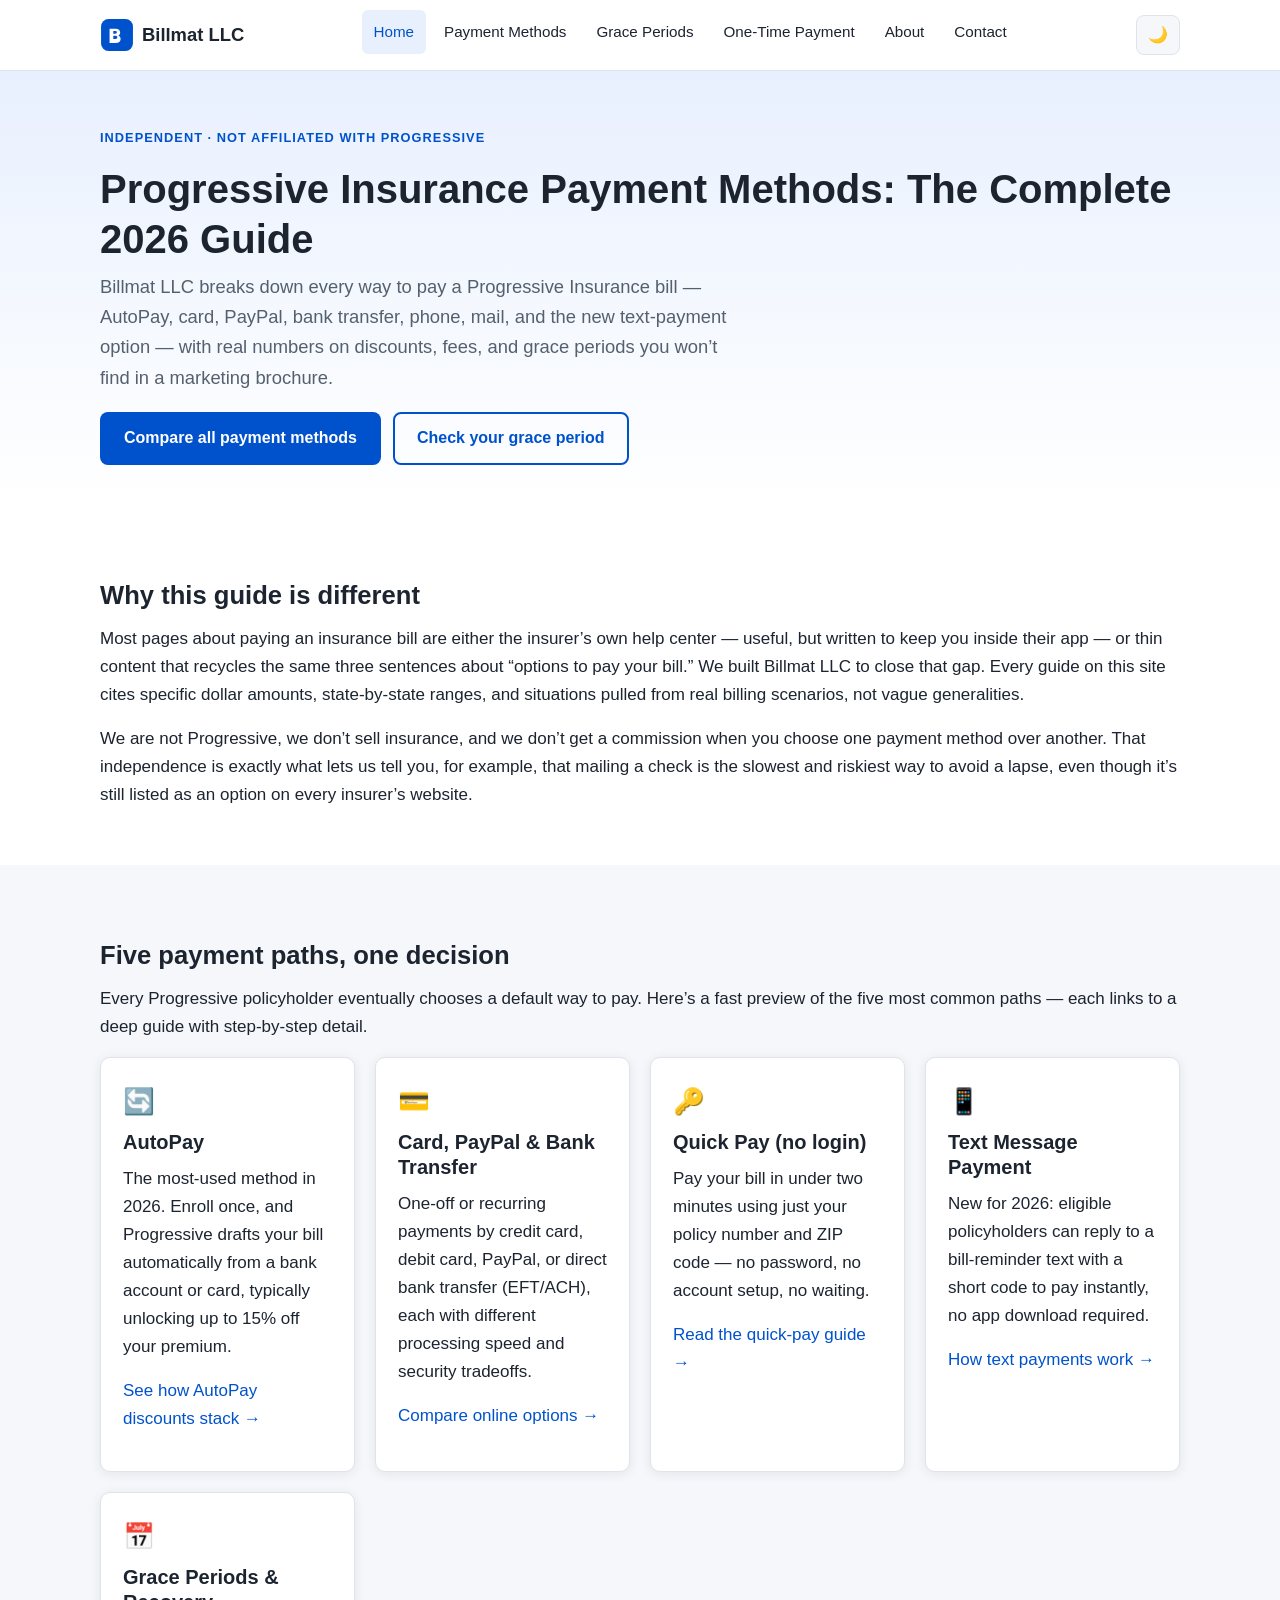
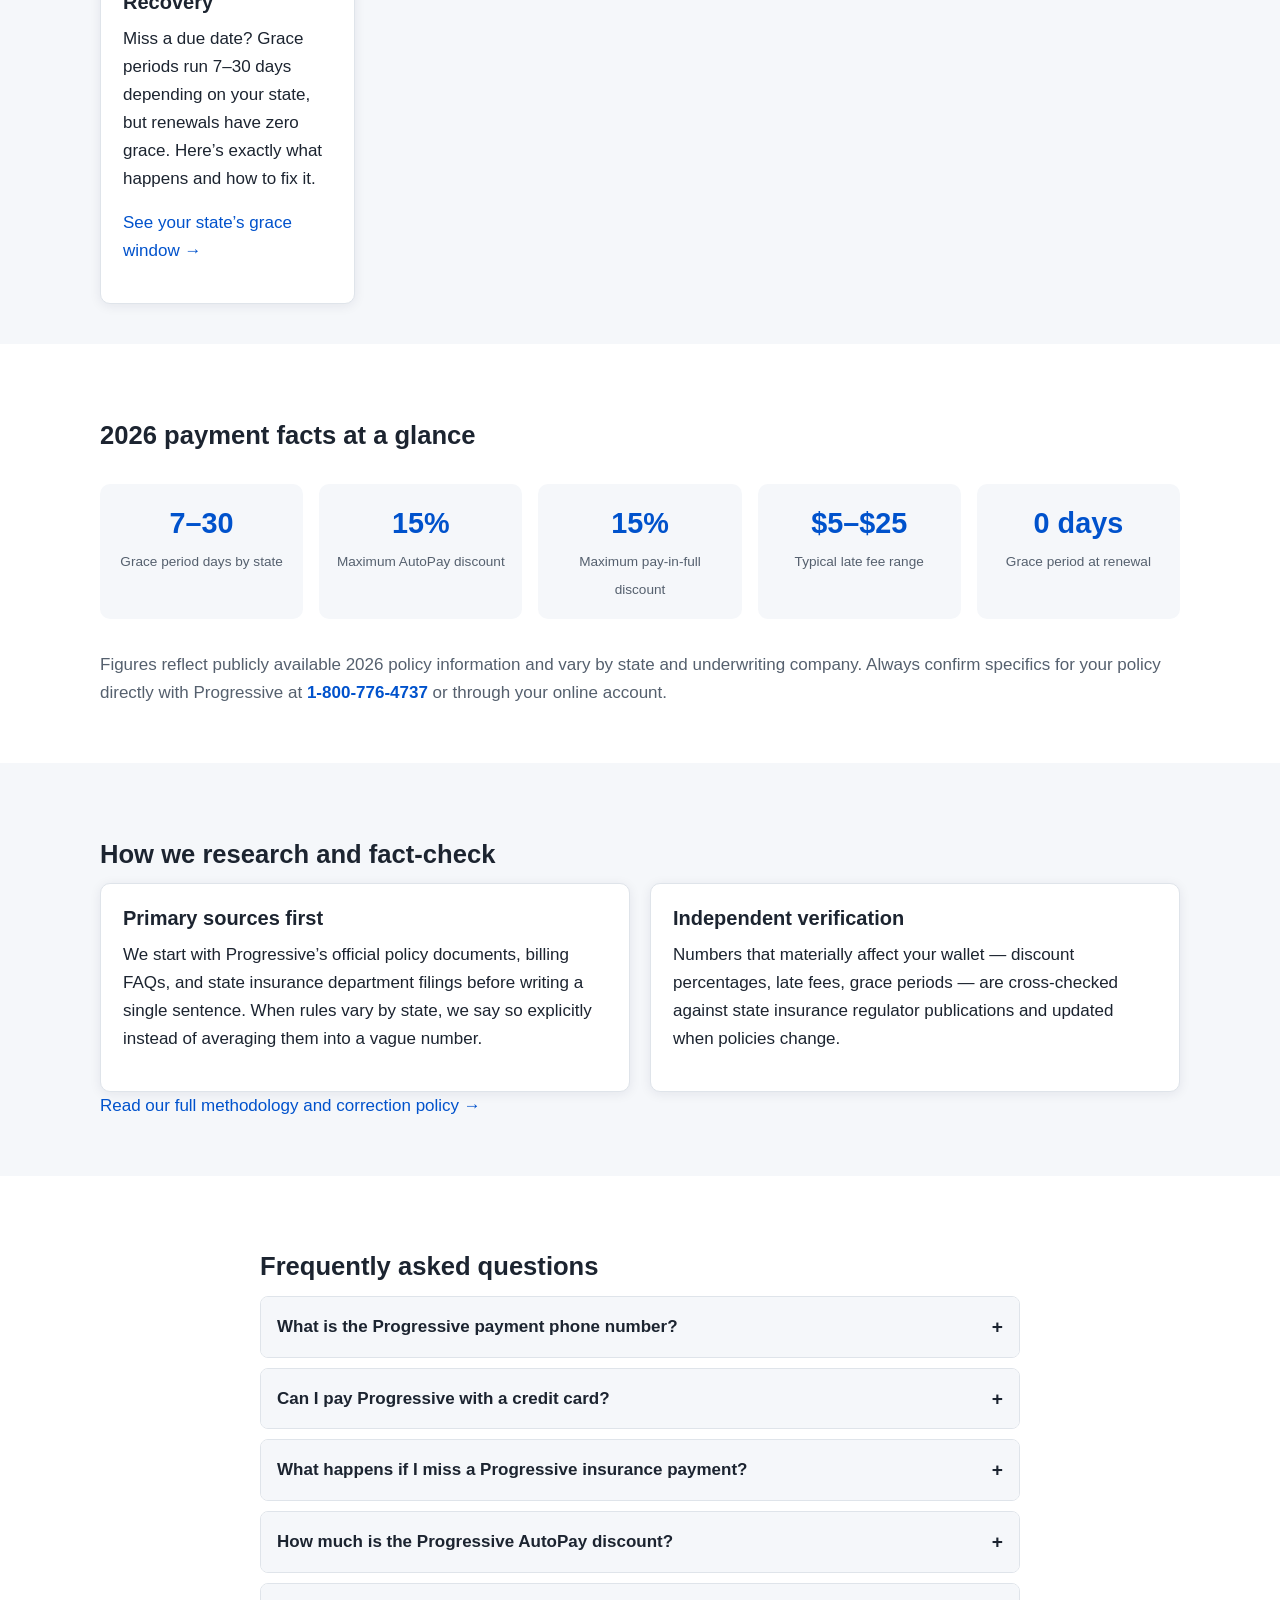
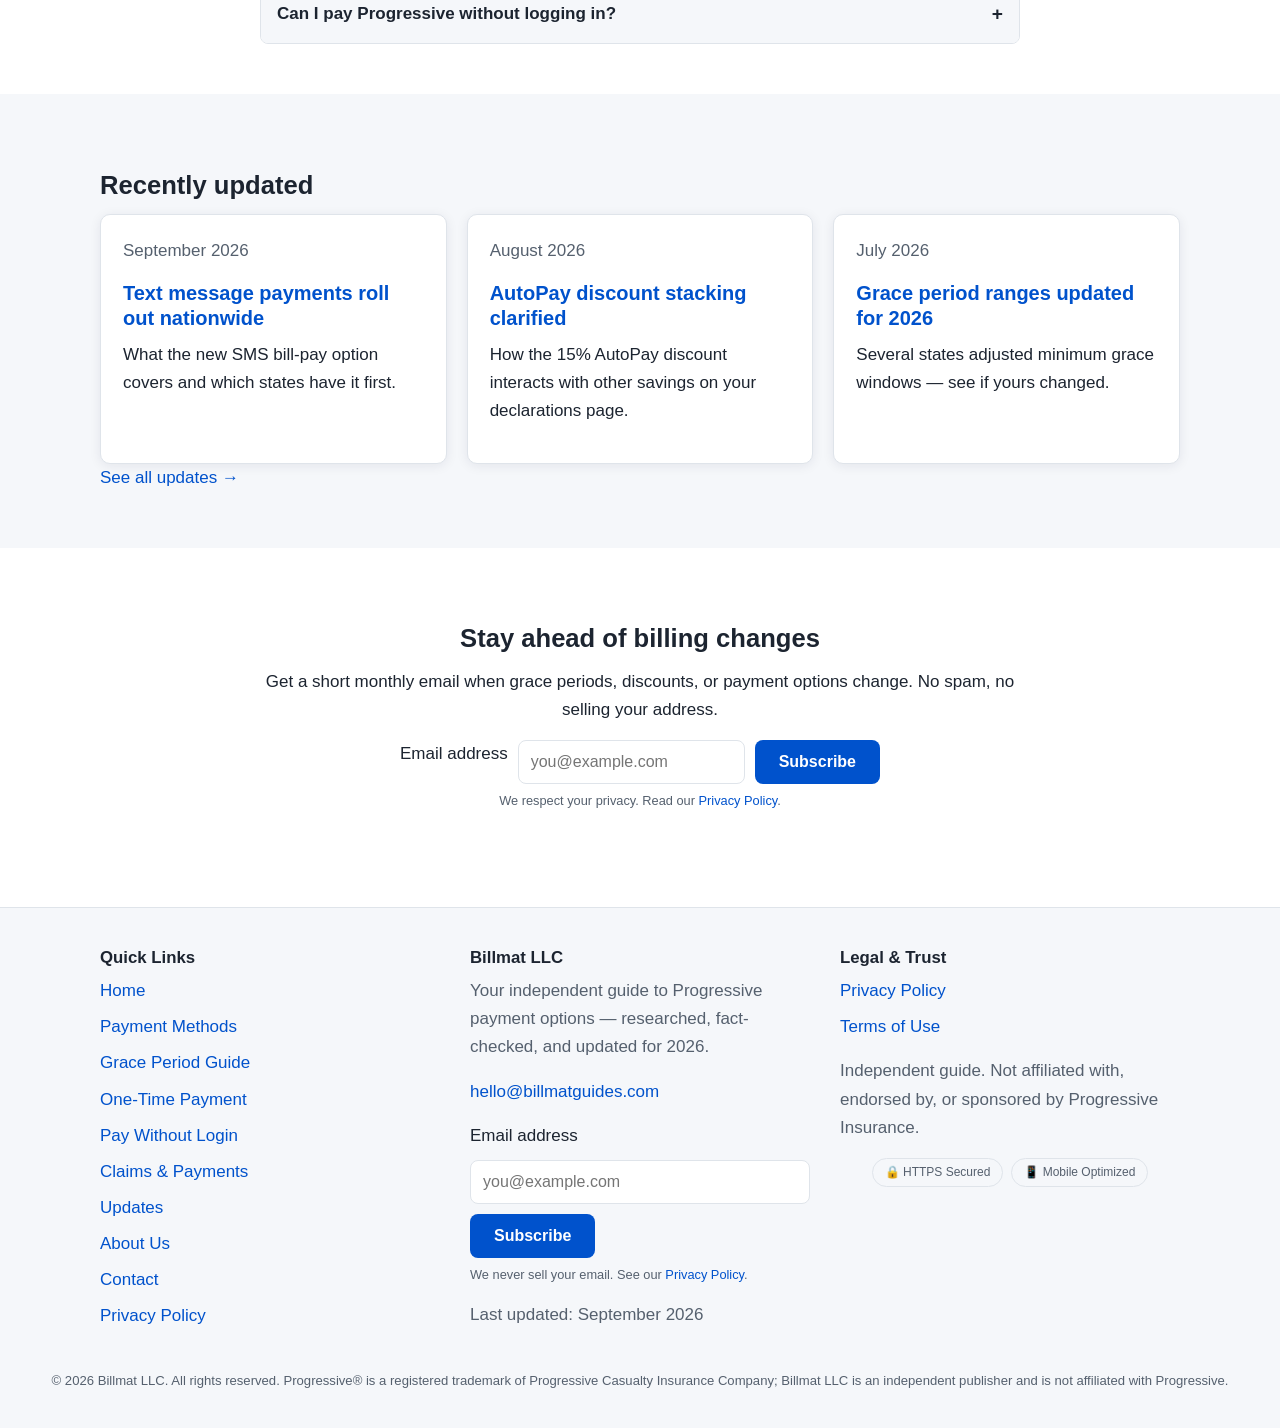
<file: index.html>
<!doctype html>
<html lang="en">
<head>
  <meta charset="utf-8">
  <meta name="viewport" content="width=device-width, initial-scale=1">
  <title>Progressive Insurance Payment Methods: Complete 2026 Guide | Billmat LLC</title>
  <meta name="description" content="Independent, fact-checked guide to every way to pay Progressive Insurance: AutoPay, card, PayPal, bank transfer, phone, mail, and text payments.">
  <link rel="canonical" href="https://progressiveguide.github.io/progressivequickpay/">
  <link rel="icon" href="favicon.svg" type="image/svg+xml">
  <meta property="og:title" content="Progressive Insurance Payment Methods: Complete 2026 Guide | Billmat LLC">
  <meta property="og:description" content="Independent, fact-checked guide to every way to pay Progressive Insurance: AutoPay, card, PayPal, bank transfer, phone, mail, and text payments.">
  <meta property="og:type" content="website">
  <meta name="google-site-verification" content="9GxiXXgl8IHGsXKsqHJNRbUhGwKiGKTV47cFQ_Mvlko" />
  <meta property="og:url" content="https://progressiveguide.github.io/progressivequickpay/">
  <meta name="twitter:card" content="summary">
  <link rel="stylesheet" href="css/style.css">
  <script type="application/ld+json">
{
  "@context": "https://schema.org",
  "@type": "Organization",
  "name": "Billmat LLC",
  "url": "https://progressiveguide.github.io/progressivequickpay/",
  "logo": "https://progressiveguide.github.io/progressivequickpay/images/logo.svg",
  "description": "Billmat LLC publishes independent, fact-checked guides to Progressive Insurance payment methods, grace periods, and billing policy.",
  "sameAs": []
}
</script>
<script type="application/ld+json">
{
  "@context": "https://schema.org",
  "@type": "WebSite",
  "name": "Billmat LLC Progressive Payment Guides",
  "url": "https://progressiveguide.github.io/progressivequickpay/"
}
</script>
</head>
<body><a class="skip-link" href="#main">Skip to main content</a>
  <header class="site-header">
    <div class="nav-wrap">
      <a class="brand" href="index.html">
        <img class="logo-mark" src="images/logo.svg" alt="Billmat LLC logo" width="34" height="34">
        Billmat LLC
      </a>
      <input type="checkbox" id="nav-toggle">
      <label for="nav-toggle" class="nav-toggle-label" aria-label="Toggle navigation"><span></span></label>
      <nav class="primary-nav" aria-label="Primary">
        <ul>
            <li><a href="index.html" aria-current="page">Home</a></li>
            <li><a href="payment-methods.html">Payment Methods</a></li>
            <li><a href="grace-periods.html">Grace Periods</a></li>
            <li><a href="one-time-payment.html">One-Time Payment</a></li>
            <li><a href="about-us.html">About</a></li>
            <li><a href="contact-us.html">Contact</a></li>
        </ul>
      </nav>
      <div class="nav-actions">
        <button id="theme-toggle" class="theme-toggle" aria-pressed="false" aria-label="Toggle dark mode">🌙</button>
      </div>
    </div>
  </header>
  <main id="main">
    <section class="hero">
      <div class="container">
        <p class="eyebrow">Independent &middot; Not affiliated with Progressive</p>
        <h1>Progressive Insurance Payment Methods: The Complete 2026 Guide</h1>
        <p class="lede">Billmat LLC breaks down every way to pay a Progressive Insurance bill &mdash; AutoPay, card, PayPal, bank transfer, phone, mail, and the new text-payment option &mdash; with real numbers on discounts, fees, and grace periods you won&rsquo;t find in a marketing brochure.</p>
        <div class="hero-ctas">
          <a class="btn btn-primary" href="payment-methods.html">Compare all payment methods</a>
          <a class="btn btn-outline" href="grace-periods.html">Check your grace period</a>
        </div>
      </div>
    </section>

    <section>
      <div class="container">
        <h2>Why this guide is different</h2>
        <p>Most pages about paying an insurance bill are either the insurer&rsquo;s own help center &mdash; useful, but written to keep you inside their app &mdash; or thin content that recycles the same three sentences about &ldquo;options to pay your bill.&rdquo; We built Billmat LLC to close that gap. Every guide on this site cites specific dollar amounts, state-by-state ranges, and situations pulled from real billing scenarios, not vague generalities.</p>
        <p>We are not Progressive, we don&rsquo;t sell insurance, and we don&rsquo;t get a commission when you choose one payment method over another. That independence is exactly what lets us tell you, for example, that mailing a check is the slowest and riskiest way to avoid a lapse, even though it&rsquo;s still listed as an option on every insurer&rsquo;s website.</p>
      </div>
    </section>

    <section class="alt">
      <div class="container">
        <h2>Five payment paths, one decision</h2>
        <p>Every Progressive policyholder eventually chooses a default way to pay. Here&rsquo;s a fast preview of the five most common paths &mdash; each links to a deep guide with step-by-step detail.</p>
        <div class="grid grid-3">
          <div class="card">
            <div class="icon">🔄</div>
            <h3>AutoPay</h3>
            <p>The most-used method in 2026. Enroll once, and Progressive drafts your bill automatically from a bank account or card, typically unlocking up to 15% off your premium.</p>
            <p><a href="payment-methods.html#autopay">See how AutoPay discounts stack &rarr;</a></p>
          </div>
          <div class="card">
            <div class="icon">💳</div>
            <h3>Card, PayPal &amp; Bank Transfer</h3>
            <p>One-off or recurring payments by credit card, debit card, PayPal, or direct bank transfer (EFT/ACH), each with different processing speed and security tradeoffs.</p>
            <p><a href="payment-methods.html#online">Compare online options &rarr;</a></p>
          </div>
          <div class="card">
            <div class="icon">🔑</div>
            <h3>Quick Pay (no login)</h3>
            <p>Pay your bill in under two minutes using just your policy number and ZIP code &mdash; no password, no account setup, no waiting.</p>
            <p><a href="pay-without-login.html">Read the quick-pay guide &rarr;</a></p>
          </div>
          <div class="card">
            <div class="icon">📱</div>
            <h3>Text Message Payment</h3>
            <p>New for 2026: eligible policyholders can reply to a bill-reminder text with a short code to pay instantly, no app download required.</p>
            <p><a href="payment-methods.html#text-payment">How text payments work &rarr;</a></p>
          </div>
          <div class="card">
            <div class="icon">📅</div>
            <h3>Grace Periods &amp; Recovery</h3>
            <p>Miss a due date? Grace periods run 7&ndash;30 days depending on your state, but renewals have zero grace. Here&rsquo;s exactly what happens and how to fix it.</p>
            <p><a href="grace-periods.html">See your state&rsquo;s grace window &rarr;</a></p>
          </div>
        </div>
      </div>
    </section>

    <section>
      <div class="container">
        <h2>2026 payment facts at a glance</h2>
        <div class="stats-strip">
          <div class="stat"><span class="num">7&ndash;30</span><span class="label">Grace period days by state</span></div>
          <div class="stat"><span class="num">15%</span><span class="label">Maximum AutoPay discount</span></div>
          <div class="stat"><span class="num">15%</span><span class="label">Maximum pay-in-full discount</span></div>
          <div class="stat"><span class="num">$5&ndash;$25</span><span class="label">Typical late fee range</span></div>
          <div class="stat"><span class="num">0 days</span><span class="label">Grace period at renewal</span></div>
        </div>
        <p class="text-muted">Figures reflect publicly available 2026 policy information and vary by state and underwriting company. Always confirm specifics for your policy directly with Progressive at <span class="phone-cta">1-800-776-4737</span> or through your online account.</p>
      </div>
    </section>

    <section class="alt">
      <div class="container">
        <h2>How we research and fact-check</h2>
        <div class="grid grid-2">
          <div class="card">
            <h3>Primary sources first</h3>
            <p>We start with Progressive&rsquo;s official policy documents, billing FAQs, and state insurance department filings before writing a single sentence. When rules vary by state, we say so explicitly instead of averaging them into a vague number.</p>
          </div>
          <div class="card">
            <h3>Independent verification</h3>
            <p>Numbers that materially affect your wallet &mdash; discount percentages, late fees, grace periods &mdash; are cross-checked against state insurance regulator publications and updated when policies change.</p>
          </div>
        </div>
        <p><a href="about-us.html">Read our full methodology and correction policy &rarr;</a></p>
      </div>
    </section>

    <section>
      <div class="container prose">
        <h2>Frequently asked questions</h2>
        <div class="faq-accordion">
          <details class="accordion-item">
            <summary>What is the Progressive payment phone number?</summary>
            <div class="accordion-body"><p>You can pay by phone using Progressive&rsquo;s automated system or a live agent at <span class="phone-cta">1-888-620-0950</span>, available 24/7 for automated payments. Have your policy number and payment method ready.</p></div>
          </details>
          <details class="accordion-item">
            <summary>Can I pay Progressive with a credit card?</summary>
            <div class="accordion-body"><p>Yes. Progressive accepts credit card, debit card, PayPal, and direct bank transfer online, through the mobile app, or by phone. See our <a href="payment-methods.html">full payment methods guide</a> for processing times and any fees.</p></div>
          </details>
          <details class="accordion-item">
            <summary>What happens if I miss a Progressive insurance payment?</summary>
            <div class="accordion-body"><p>You enter a grace period that ranges from 7 to 30 days depending on your state. If you pay before it ends, your coverage continues uninterrupted. If not, your policy can be cancelled and you may owe a reinstatement fee. Full detail is in our <a href="grace-periods.html">grace period guide</a>.</p></div>
          </details>
          <details class="accordion-item">
            <summary>How much is the Progressive AutoPay discount?</summary>
            <div class="accordion-body"><p>AutoPay can save up to 15% depending on your state and policy, and it can stack with other administrative discounts. See the <a href="payment-methods.html#autopay">AutoPay section</a> of our payment methods guide for a full breakdown.</p></div>
          </details>
          <details class="accordion-item">
            <summary>Can I pay Progressive without logging in?</summary>
            <div class="accordion-body"><p>Yes &mdash; Progressive&rsquo;s Quick Pay tool lets you pay with just your policy number and ZIP code. We cover the exact steps, security considerations, and when to use it instead of your full account in our <a href="pay-without-login.html">quick pay guide</a>.</p></div>
          </details>
        </div>
      </div>
    </section>

    <section class="alt">
      <div class="container">
        <h2>Recently updated</h2>
        <div class="grid grid-3">
          <div class="card">
            <p class="text-muted">September 2026</p>
            <h3><a href="updates.html#text-payments">Text message payments roll out nationwide</a></h3>
            <p>What the new SMS bill-pay option covers and which states have it first.</p>
          </div>
          <div class="card">
            <p class="text-muted">August 2026</p>
            <h3><a href="updates.html#autopay-stacking">AutoPay discount stacking clarified</a></h3>
            <p>How the 15% AutoPay discount interacts with other savings on your declarations page.</p>
          </div>
          <div class="card">
            <p class="text-muted">July 2026</p>
            <h3><a href="updates.html#grace-period-2026">Grace period ranges updated for 2026</a></h3>
            <p>Several states adjusted minimum grace windows &mdash; see if yours changed.</p>
          </div>
        </div>
        <p><a href="updates.html">See all updates &rarr;</a></p>
      </div>
    </section>

    <section>
      <div class="container prose center">
        <h2>Stay ahead of billing changes</h2>
        <p>Get a short monthly email when grace periods, discounts, or payment options change. No spam, no selling your address.</p>
        <form class="newsletter-form center" data-noop-form style="margin: 0 auto; justify-content:center;" aria-label="Newsletter signup">
          <label class="visually-hidden" for="main-email">Email address</label>
          <input type="email" id="main-email" name="email" placeholder="you@example.com" required>
          <button type="submit" class="btn btn-primary">Subscribe</button>
        </form>
        <p class="form-success" role="status">Thanks &mdash; check your inbox to confirm your subscription.</p>
        <p class="form-note">We respect your privacy. Read our <a href="privacy-policy.html">Privacy Policy</a>.</p>
      </div>
    </section>
  </main>
  <footer class="site-footer">
    <div class="footer-grid">
      <div>
        <h4>Quick Links</h4>
        <ul>
          <li><a href="index.html">Home</a></li>
          <li><a href="payment-methods.html">Payment Methods</a></li>
          <li><a href="grace-periods.html">Grace Period Guide</a></li>
          <li><a href="one-time-payment.html">One-Time Payment</a></li>
          <li><a href="pay-without-login.html">Pay Without Login</a></li>
          <li><a href="claims-and-payments.html">Claims &amp; Payments</a></li>
          <li><a href="updates.html">Updates</a></li>
          <li><a href="about-us.html">About Us</a></li>
          <li><a href="contact-us.html">Contact</a></li>
          <li><a href="privacy-policy.html">Privacy Policy</a></li>
        </ul>
      </div>
      <div>
        <h4>Billmat LLC</h4>
        <p class="text-muted">Your independent guide to Progressive payment options — researched, fact-checked, and updated for 2026.</p>
        <p><a href="mailto:hello@billmatguides.com">hello@billmatguides.com</a></p>
        <form class="newsletter-form" data-noop-form aria-label="Newsletter signup">
          <label class="visually-hidden" for="footer-email">Email address</label>
          <input type="email" id="footer-email" name="email" placeholder="you@example.com" required>
          <button type="submit" class="btn btn-primary">Subscribe</button>
          <p class="form-success" role="status">Thanks — check your inbox to confirm your subscription.</p>
        </form>
        <p class="form-note">We never sell your email. See our <a href="privacy-policy.html">Privacy Policy</a>.</p>
        <p class="text-muted" style="margin-top:10px;">Last updated: September 2026</p>
      </div>
      <div>
        <h4>Legal &amp; Trust</h4>
        <ul>
          <li><a href="privacy-policy.html">Privacy Policy</a></li>
          <li><a href="privacy-policy.html#terms">Terms of Use</a></li>
        </ul>
        <p class="text-muted">Independent guide. Not affiliated with, endorsed by, or sponsored by Progressive Insurance.</p>
        <div class="badges">
          <span class="badge-pill">🔒 HTTPS Secured</span>
          <span class="badge-pill">📱 Mobile Optimized</span>
        </div>
      </div>
    </div>
    <p class="footer-bottom">© <span data-current-year>2026</span> Billmat LLC. All rights reserved. Progressive® is a registered trademark of Progressive Casualty Insurance Company; Billmat LLC is an independent publisher and is not affiliated with Progressive.</p>
  </footer>
  <button id="back-to-top" aria-label="Back to top">↑</button>
  <script src="js/main.js"></script>
</body>
</html>
</file>
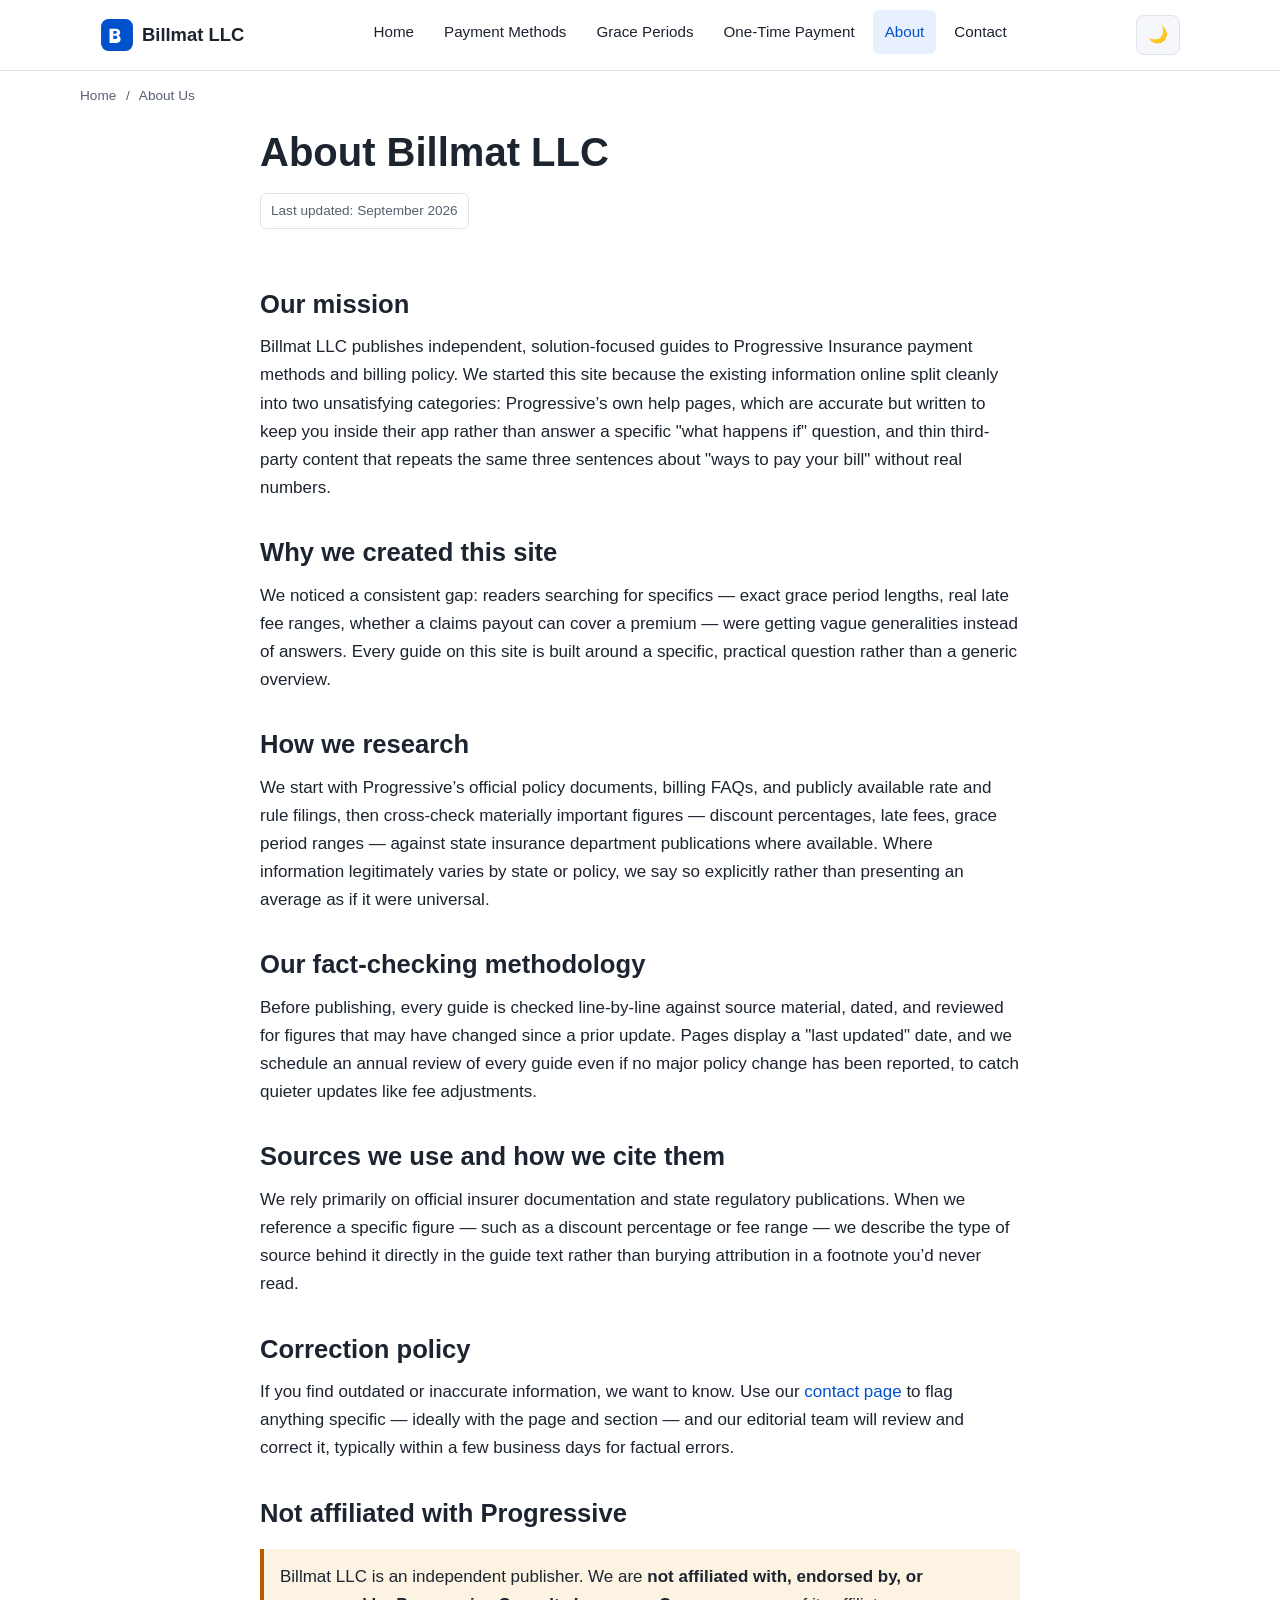
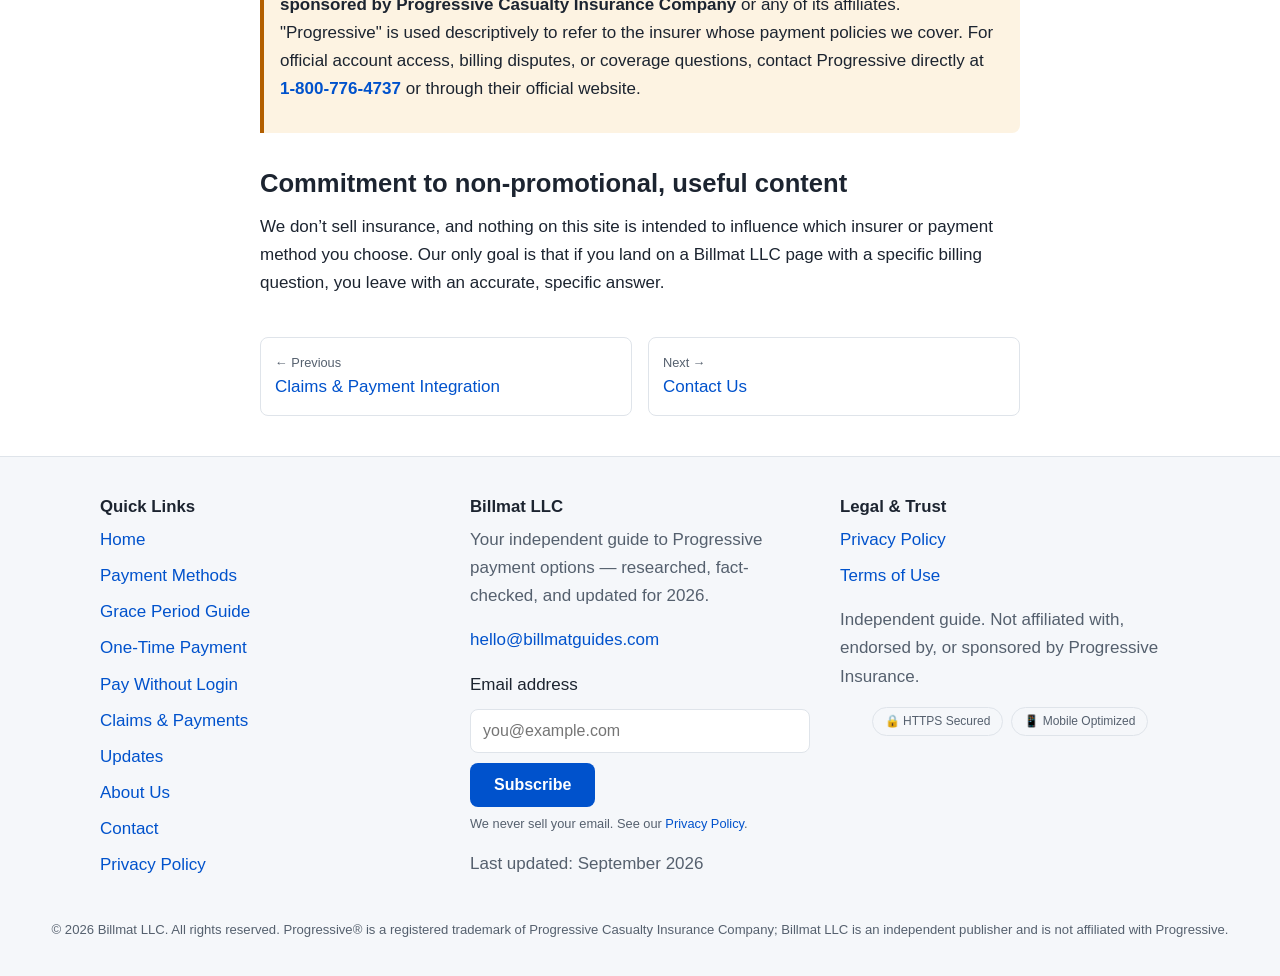
<file: about-us.html>
<!doctype html>
<html lang="en">
<head>
  <meta charset="utf-8">
  <meta name="viewport" content="width=device-width, initial-scale=1">
  <title>About Billmat LLC | Independent Progressive Payment Guides</title>
  <meta name="description" content="Learn how Billmat LLC researches and fact-checks its independent guides to Progressive Insurance payment methods. Not affiliated with Progressive.">
  <link rel="canonical" href="https://progressiveguide.github.io/progressivequickpay/about-us.html">
  <link rel="icon" href="favicon.svg" type="image/svg+xml">
  <meta property="og:title" content="About Billmat LLC | Independent Progressive Payment Guides">
  <meta property="og:description" content="Learn how Billmat LLC researches and fact-checks its independent guides to Progressive Insurance payment methods. Not affiliated with Progressive.">
  <meta property="og:type" content="website">
  <meta property="og:url" content="https://progressiveguide.github.io/progressivequickpay/about-us.html">
  <meta name="twitter:card" content="summary">
  <link rel="stylesheet" href="css/style.css">
  <script type="application/ld+json">
{
  "@context": "https://schema.org",
  "@type": "AboutPage",
  "url": "https://progressiveguide.github.io/progressivequickpay/about-us.html",
  "mainEntity": {"@type": "Organization", "name": "Billmat LLC"}
}
</script>
</head>
<body><a class="skip-link" href="#main">Skip to main content</a>
  <header class="site-header">
    <div class="nav-wrap">
      <a class="brand" href="index.html">
        <img class="logo-mark" src="images/logo.svg" alt="Billmat LLC logo" width="34" height="34">
        Billmat LLC
      </a>
      <input type="checkbox" id="nav-toggle">
      <label for="nav-toggle" class="nav-toggle-label" aria-label="Toggle navigation"><span></span></label>
      <nav class="primary-nav" aria-label="Primary">
        <ul>
            <li><a href="index.html">Home</a></li>
            <li><a href="payment-methods.html">Payment Methods</a></li>
            <li><a href="grace-periods.html">Grace Periods</a></li>
            <li><a href="one-time-payment.html">One-Time Payment</a></li>
            <li><a href="about-us.html" aria-current="page">About</a></li>
            <li><a href="contact-us.html">Contact</a></li>
        </ul>
      </nav>
      <div class="nav-actions">
        <button id="theme-toggle" class="theme-toggle" aria-pressed="false" aria-label="Toggle dark mode">🌙</button>
      </div>
    </div>
  </header>
  <nav class="breadcrumbs container" aria-label="Breadcrumb">
    <a href="index.html">Home</a> <span class="sep">/</span> <span aria-current="page">About Us</span>
  </nav>
  <main id="main">
    <div class="container prose" style="padding-top: 20px;">
      <h1>About Billmat LLC</h1>
      <p class="last-updated">Last updated: September 2026</p>

      <h2>Our mission</h2>
      <p>Billmat LLC publishes independent, solution-focused guides to Progressive Insurance payment methods and billing policy. We started this site because the existing information online split cleanly into two unsatisfying categories: Progressive&rsquo;s own help pages, which are accurate but written to keep you inside their app rather than answer a specific "what happens if" question, and thin third-party content that repeats the same three sentences about "ways to pay your bill" without real numbers.</p>

      <h2>Why we created this site</h2>
      <p>We noticed a consistent gap: readers searching for specifics &mdash; exact grace period lengths, real late fee ranges, whether a claims payout can cover a premium &mdash; were getting vague generalities instead of answers. Every guide on this site is built around a specific, practical question rather than a generic overview.</p>

      <h2>How we research</h2>
      <p>We start with Progressive&rsquo;s official policy documents, billing FAQs, and publicly available rate and rule filings, then cross-check materially important figures &mdash; discount percentages, late fees, grace period ranges &mdash; against state insurance department publications where available. Where information legitimately varies by state or policy, we say so explicitly rather than presenting an average as if it were universal.</p>

      <h2>Our fact-checking methodology</h2>
      <p>Before publishing, every guide is checked line-by-line against source material, dated, and reviewed for figures that may have changed since a prior update. Pages display a "last updated" date, and we schedule an annual review of every guide even if no major policy change has been reported, to catch quieter updates like fee adjustments.</p>

      <h2>Sources we use and how we cite them</h2>
      <p>We rely primarily on official insurer documentation and state regulatory publications. When we reference a specific figure &mdash; such as a discount percentage or fee range &mdash; we describe the type of source behind it directly in the guide text rather than burying attribution in a footnote you&rsquo;d never read.</p>

      <h2>Correction policy</h2>
      <p>If you find outdated or inaccurate information, we want to know. Use our <a href="contact-us.html">contact page</a> to flag anything specific &mdash; ideally with the page and section &mdash; and our editorial team will review and correct it, typically within a few business days for factual errors.</p>

      <h2>Not affiliated with Progressive</h2>
      <div class="callout warning">
        <p>Billmat LLC is an independent publisher. We are <strong>not affiliated with, endorsed by, or sponsored by Progressive Casualty Insurance Company</strong> or any of its affiliates. "Progressive" is used descriptively to refer to the insurer whose payment policies we cover. For official account access, billing disputes, or coverage questions, contact Progressive directly at <span class="phone-cta">1-800-776-4737</span> or through their official website.</p>
      </div>

      <h2>Commitment to non-promotional, useful content</h2>
      <p>We don&rsquo;t sell insurance, and nothing on this site is intended to influence which insurer or payment method you choose. Our only goal is that if you land on a Billmat LLC page with a specific billing question, you leave with an accurate, specific answer.</p>

      <div class="prev-next">
        <a href="claims-and-payments.html"><span class="dir">&larr; Previous</span> Claims &amp; Payment Integration</a>
        <a href="contact-us.html"><span class="dir">Next &rarr;</span> Contact Us</a>
      </div>
    </div>
  </main>
  <footer class="site-footer">
    <div class="footer-grid">
      <div>
        <h4>Quick Links</h4>
        <ul>
          <li><a href="index.html">Home</a></li>
          <li><a href="payment-methods.html">Payment Methods</a></li>
          <li><a href="grace-periods.html">Grace Period Guide</a></li>
          <li><a href="one-time-payment.html">One-Time Payment</a></li>
          <li><a href="pay-without-login.html">Pay Without Login</a></li>
          <li><a href="claims-and-payments.html">Claims &amp; Payments</a></li>
          <li><a href="updates.html">Updates</a></li>
          <li><a href="about-us.html">About Us</a></li>
          <li><a href="contact-us.html">Contact</a></li>
          <li><a href="privacy-policy.html">Privacy Policy</a></li>
        </ul>
      </div>
      <div>
        <h4>Billmat LLC</h4>
        <p class="text-muted">Your independent guide to Progressive payment options — researched, fact-checked, and updated for 2026.</p>
        <p><a href="mailto:hello@billmatguides.com">hello@billmatguides.com</a></p>
        <form class="newsletter-form" data-noop-form aria-label="Newsletter signup">
          <label class="visually-hidden" for="footer-email">Email address</label>
          <input type="email" id="footer-email" name="email" placeholder="you@example.com" required>
          <button type="submit" class="btn btn-primary">Subscribe</button>
          <p class="form-success" role="status">Thanks — check your inbox to confirm your subscription.</p>
        </form>
        <p class="form-note">We never sell your email. See our <a href="privacy-policy.html">Privacy Policy</a>.</p>
        <p class="text-muted" style="margin-top:10px;">Last updated: September 2026</p>
      </div>
      <div>
        <h4>Legal &amp; Trust</h4>
        <ul>
          <li><a href="privacy-policy.html">Privacy Policy</a></li>
          <li><a href="privacy-policy.html#terms">Terms of Use</a></li>
        </ul>
        <p class="text-muted">Independent guide. Not affiliated with, endorsed by, or sponsored by Progressive Insurance.</p>
        <div class="badges">
          <span class="badge-pill">🔒 HTTPS Secured</span>
          <span class="badge-pill">📱 Mobile Optimized</span>
        </div>
      </div>
    </div>
    <p class="footer-bottom">© <span data-current-year>2026</span> Billmat LLC. All rights reserved. Progressive® is a registered trademark of Progressive Casualty Insurance Company; Billmat LLC is an independent publisher and is not affiliated with Progressive.</p>
  </footer>
  <button id="back-to-top" aria-label="Back to top">↑</button>
  <script src="js/main.js"></script>
</body>
</html>
</file>
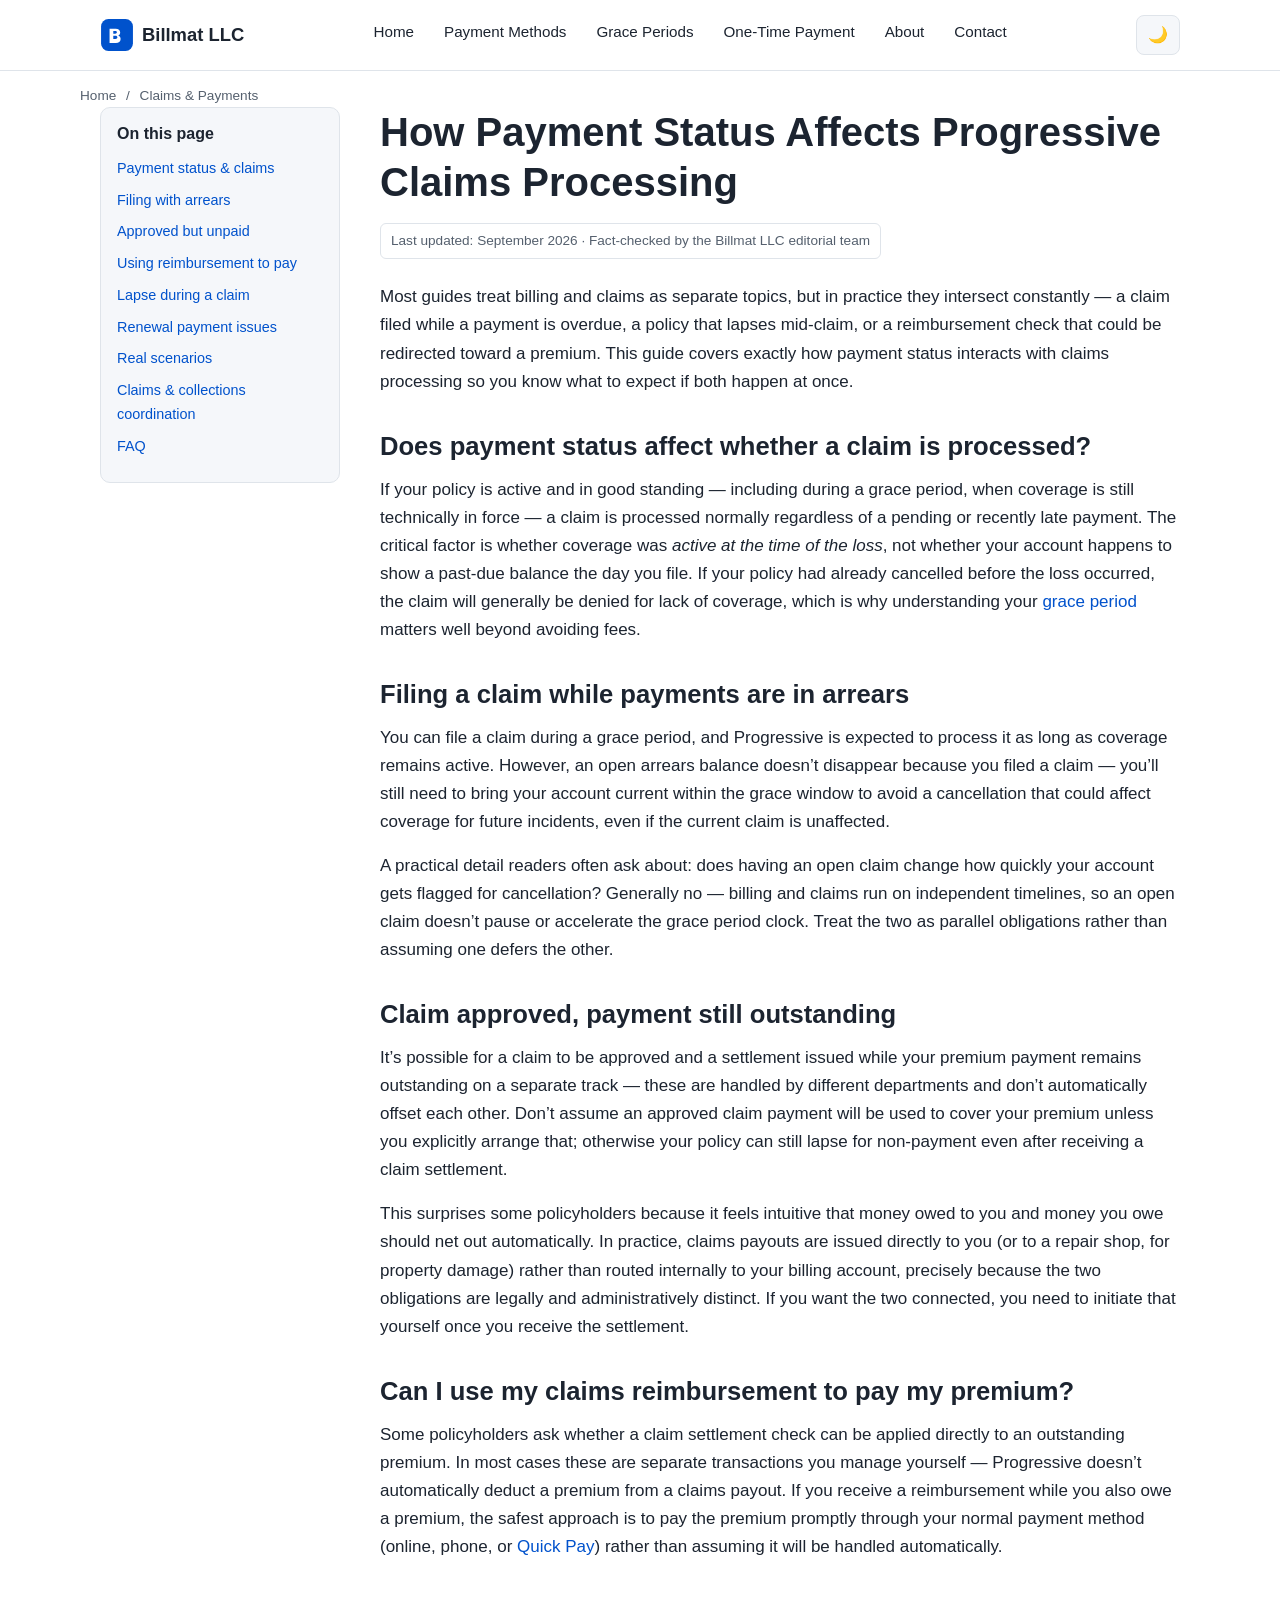
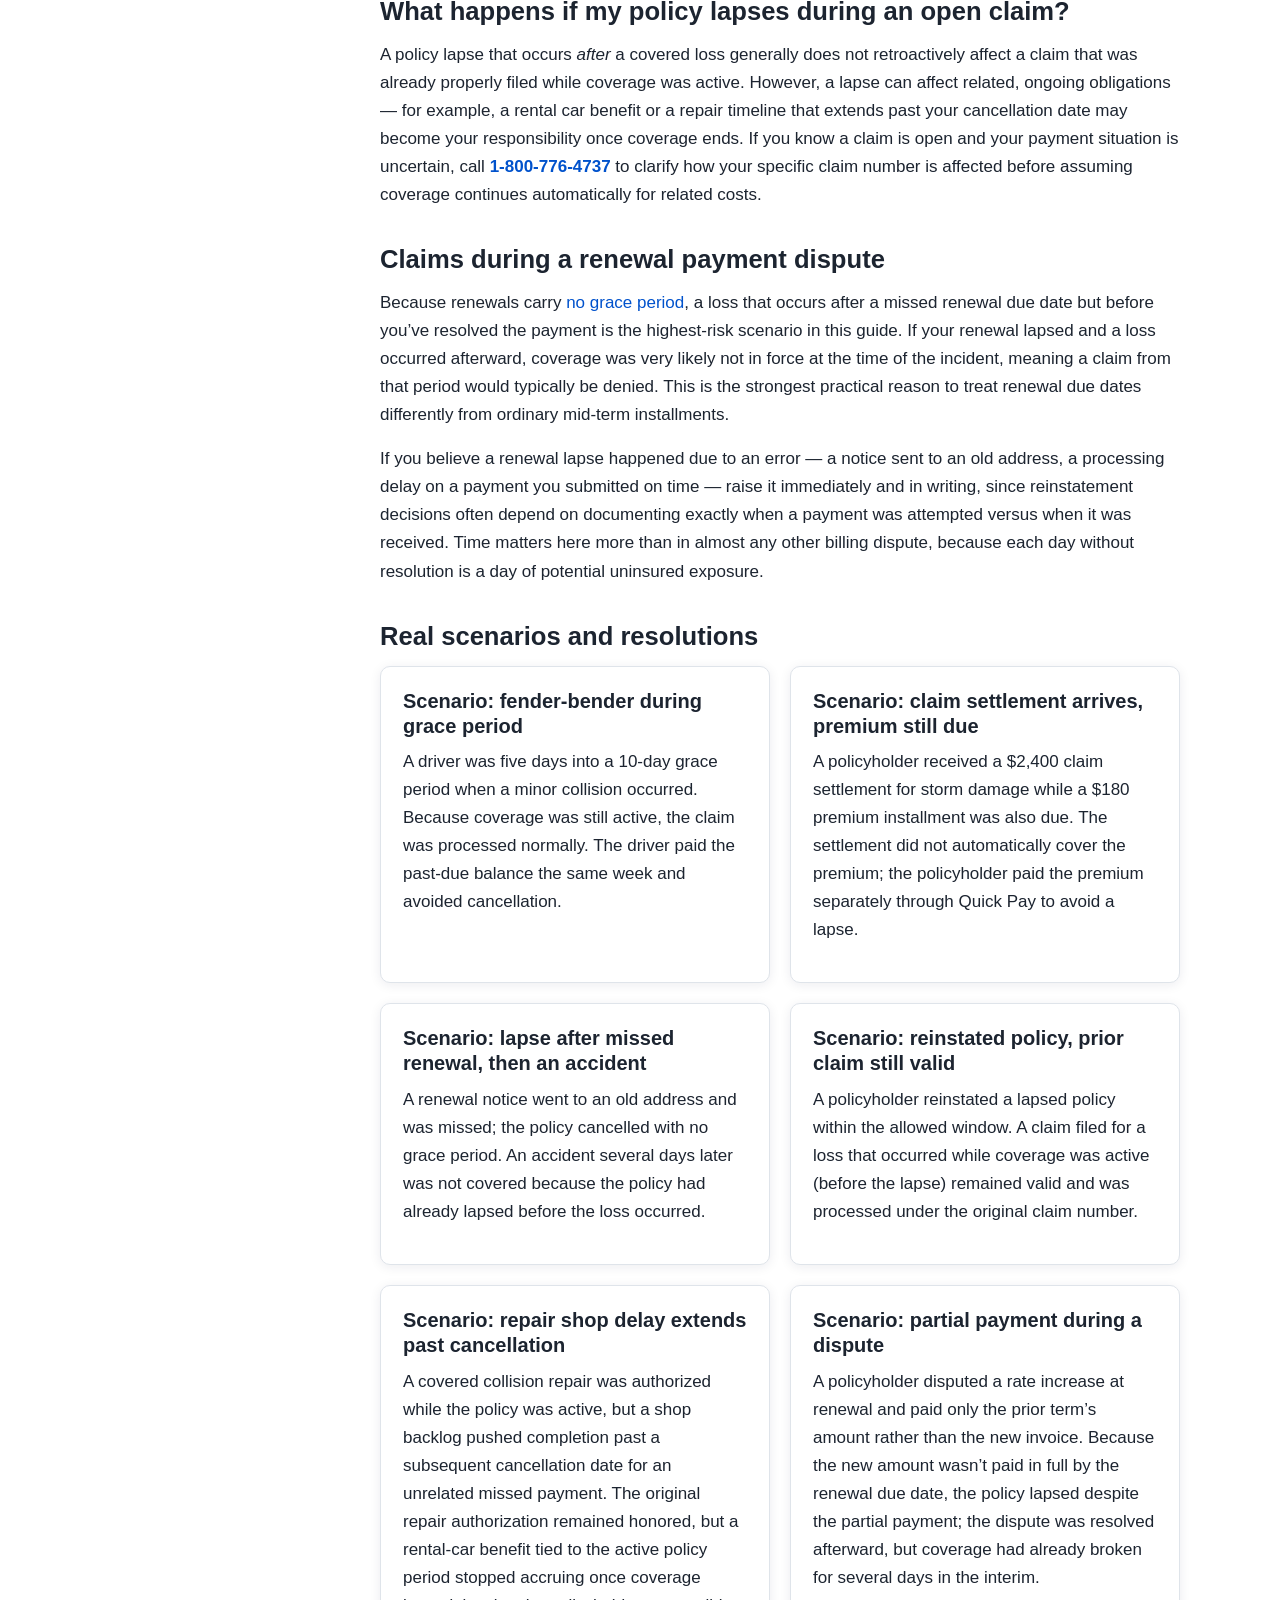
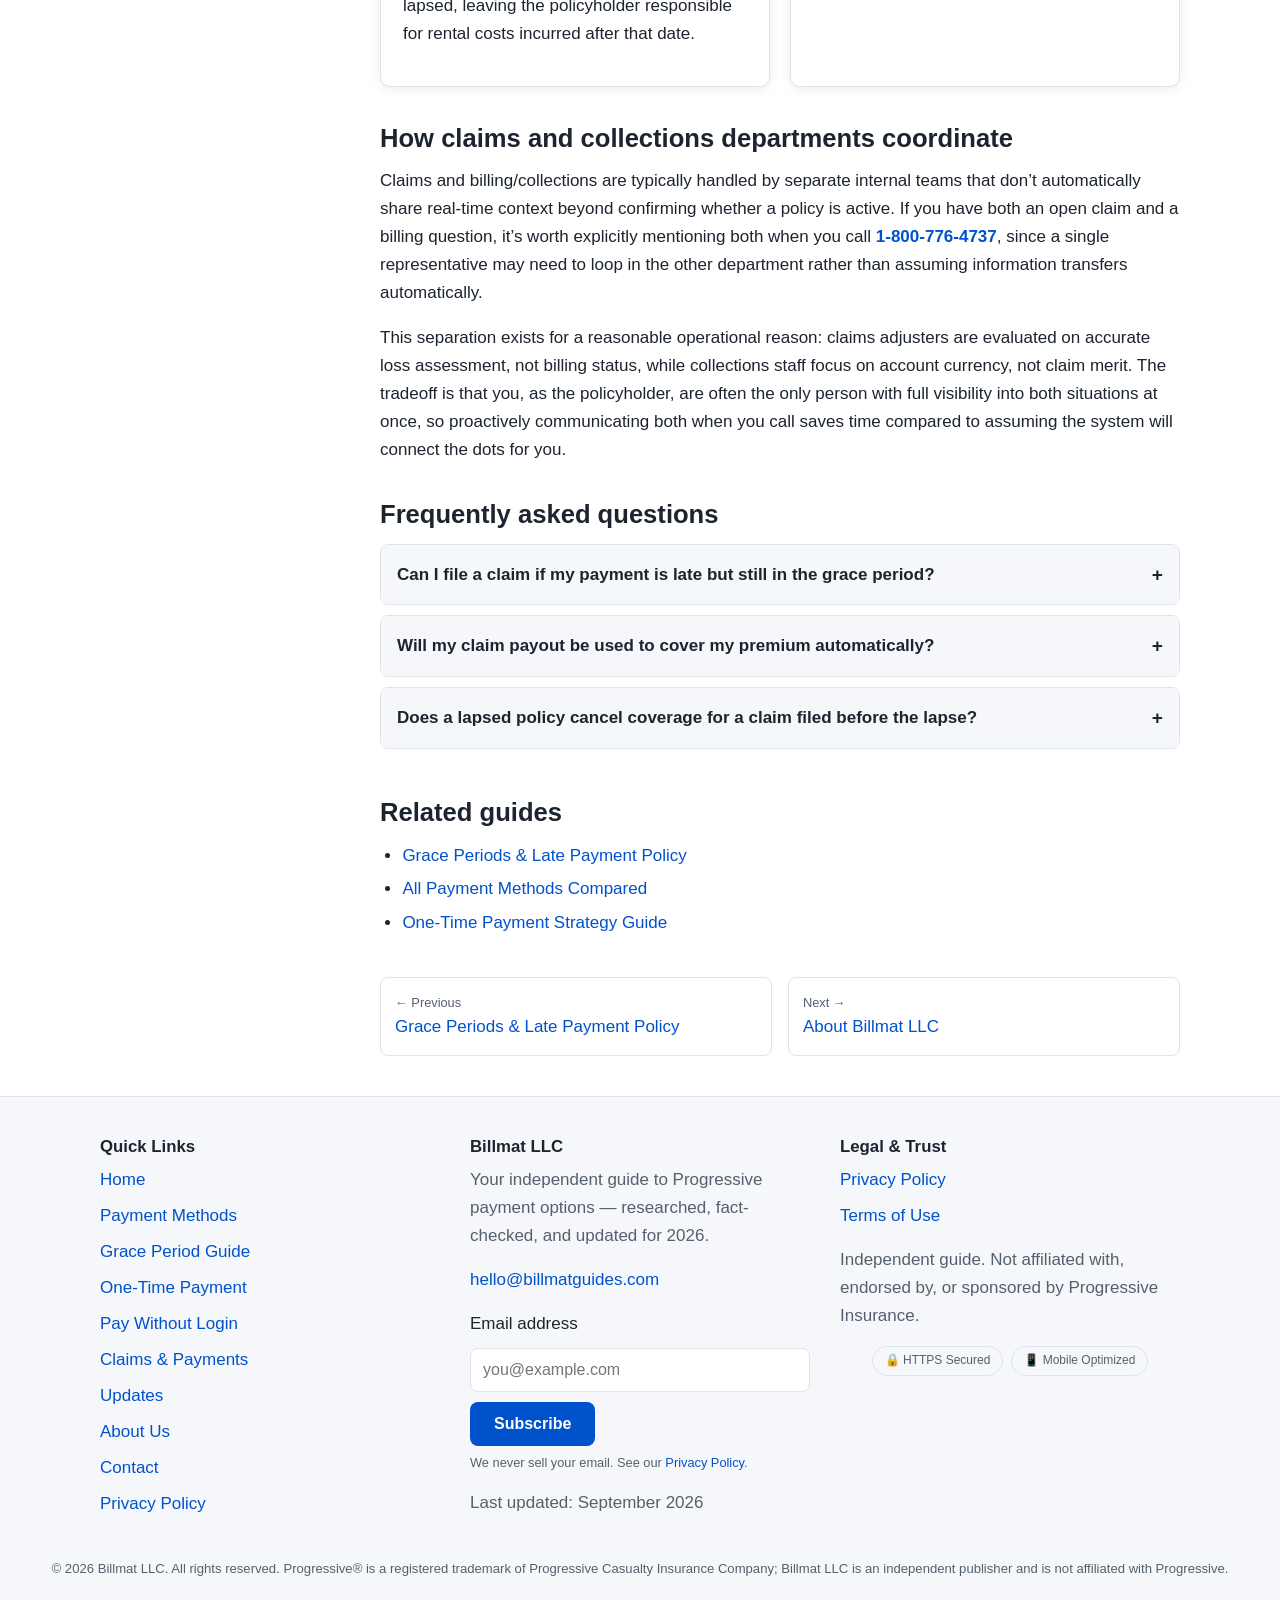
<file: claims-and-payments.html>
<!doctype html>
<html lang="en">
<head>
  <meta charset="utf-8">
  <meta name="viewport" content="width=device-width, initial-scale=1">
  <title>How Payment Status Affects Progressive Claims | Billmat LLC</title>
  <meta name="description" content="How Progressive claims processing interacts with payment status: filing with arrears, lapses during a claim, reimbursement, and renewal disputes.">
  <link rel="canonical" href="https://progressiveguide.github.io/progressivequickpay/claims-and-payments.html">
  <link rel="icon" href="favicon.svg" type="image/svg+xml">
  <meta property="og:title" content="How Payment Status Affects Progressive Claims | Billmat LLC">
  <meta property="og:description" content="How Progressive claims processing interacts with payment status: filing with arrears, lapses during a claim, reimbursement, and renewal disputes.">
  <meta property="og:type" content="website">
  <meta property="og:url" content="https://progressiveguide.github.io/progressivequickpay/claims-and-payments.html">
  <meta name="twitter:card" content="summary">
  <link rel="stylesheet" href="css/style.css">
  <script type="application/ld+json">
{
  "@context": "https://schema.org",
  "@type": "BreadcrumbList",
  "itemListElement": [
    {"@type": "ListItem", "position": 1, "name": "Home", "item": "https://progressiveguide.github.io/progressivequickpay/"},
    {"@type": "ListItem", "position": 2, "name": "Claims & Payments", "item": "https://progressiveguide.github.io/progressivequickpay/claims-and-payments.html"}
  ]
}
</script>
</head>
<body><a class="skip-link" href="#main">Skip to main content</a>
  <header class="site-header">
    <div class="nav-wrap">
      <a class="brand" href="index.html">
        <img class="logo-mark" src="images/logo.svg" alt="Billmat LLC logo" width="34" height="34">
        Billmat LLC
      </a>
      <input type="checkbox" id="nav-toggle">
      <label for="nav-toggle" class="nav-toggle-label" aria-label="Toggle navigation"><span></span></label>
      <nav class="primary-nav" aria-label="Primary">
        <ul>
            <li><a href="index.html">Home</a></li>
            <li><a href="payment-methods.html">Payment Methods</a></li>
            <li><a href="grace-periods.html">Grace Periods</a></li>
            <li><a href="one-time-payment.html">One-Time Payment</a></li>
            <li><a href="about-us.html">About</a></li>
            <li><a href="contact-us.html">Contact</a></li>
        </ul>
      </nav>
      <div class="nav-actions">
        <button id="theme-toggle" class="theme-toggle" aria-pressed="false" aria-label="Toggle dark mode">🌙</button>
      </div>
    </div>
  </header>
  <nav class="breadcrumbs container" aria-label="Breadcrumb">
    <a href="index.html">Home</a> <span class="sep">/</span> <span aria-current="page">Claims & Payments</span>
  </nav>
  <main id="main">
    <div class="container page-layout">
      <aside class="toc" aria-label="Table of contents">
        <h2>On this page</h2>
        <ul>
          <li><a href="#status-affects-claims">Payment status &amp; claims</a></li>
          <li><a href="#filing-with-arrears">Filing with arrears</a></li>
          <li><a href="#approved-outstanding">Approved but unpaid</a></li>
          <li><a href="#reimbursement">Using reimbursement to pay</a></li>
          <li><a href="#lapse-during-claim">Lapse during a claim</a></li>
          <li><a href="#renewal-issues">Renewal payment issues</a></li>
          <li><a href="#scenarios">Real scenarios</a></li>
          <li><a href="#coordination">Claims &amp; collections coordination</a></li>
          <li><a href="#faq">FAQ</a></li>
        </ul>
      </aside>

      <article class="prose" style="max-width:none;">
        <h1>How Payment Status Affects Progressive Claims Processing</h1>
        <p class="last-updated">Last updated: September 2026 &middot; Fact-checked by the Billmat LLC editorial team</p>

        <p>Most guides treat billing and claims as separate topics, but in practice they intersect constantly &mdash; a claim filed while a payment is overdue, a policy that lapses mid-claim, or a reimbursement check that could be redirected toward a premium. This guide covers exactly how payment status interacts with claims processing so you know what to expect if both happen at once.</p>

        <h2 id="status-affects-claims">Does payment status affect whether a claim is processed?</h2>
        <p>If your policy is active and in good standing &mdash; including during a grace period, when coverage is still technically in force &mdash; a claim is processed normally regardless of a pending or recently late payment. The critical factor is whether coverage was <em>active at the time of the loss</em>, not whether your account happens to show a past-due balance the day you file. If your policy had already cancelled before the loss occurred, the claim will generally be denied for lack of coverage, which is why understanding your <a href="grace-periods.html">grace period</a> matters well beyond avoiding fees.</p>

        <h2 id="filing-with-arrears">Filing a claim while payments are in arrears</h2>
        <p>You can file a claim during a grace period, and Progressive is expected to process it as long as coverage remains active. However, an open arrears balance doesn&rsquo;t disappear because you filed a claim &mdash; you&rsquo;ll still need to bring your account current within the grace window to avoid a cancellation that could affect coverage for future incidents, even if the current claim is unaffected.</p>
        <p>A practical detail readers often ask about: does having an open claim change how quickly your account gets flagged for cancellation? Generally no &mdash; billing and claims run on independent timelines, so an open claim doesn&rsquo;t pause or accelerate the grace period clock. Treat the two as parallel obligations rather than assuming one defers the other.</p>

        <h2 id="approved-outstanding">Claim approved, payment still outstanding</h2>
        <p>It&rsquo;s possible for a claim to be approved and a settlement issued while your premium payment remains outstanding on a separate track &mdash; these are handled by different departments and don&rsquo;t automatically offset each other. Don&rsquo;t assume an approved claim payment will be used to cover your premium unless you explicitly arrange that; otherwise your policy can still lapse for non-payment even after receiving a claim settlement.</p>
        <p>This surprises some policyholders because it feels intuitive that money owed to you and money you owe should net out automatically. In practice, claims payouts are issued directly to you (or to a repair shop, for property damage) rather than routed internally to your billing account, precisely because the two obligations are legally and administratively distinct. If you want the two connected, you need to initiate that yourself once you receive the settlement.</p>

        <h2 id="reimbursement">Can I use my claims reimbursement to pay my premium?</h2>
        <p>Some policyholders ask whether a claim settlement check can be applied directly to an outstanding premium. In most cases these are separate transactions you manage yourself &mdash; Progressive doesn&rsquo;t automatically deduct a premium from a claims payout. If you receive a reimbursement while you also owe a premium, the safest approach is to pay the premium promptly through your normal payment method (online, phone, or <a href="pay-without-login.html">Quick Pay</a>) rather than assuming it will be handled automatically.</p>

        <h2 id="lapse-during-claim">What happens if my policy lapses during an open claim?</h2>
        <p>A policy lapse that occurs <em>after</em> a covered loss generally does not retroactively affect a claim that was already properly filed while coverage was active. However, a lapse can affect related, ongoing obligations &mdash; for example, a rental car benefit or a repair timeline that extends past your cancellation date may become your responsibility once coverage ends. If you know a claim is open and your payment situation is uncertain, call <span class="phone-cta">1-800-776-4737</span> to clarify how your specific claim number is affected before assuming coverage continues automatically for related costs.</p>

        <h2 id="renewal-issues">Claims during a renewal payment dispute</h2>
        <p>Because renewals carry <a href="grace-periods.html#renewal">no grace period</a>, a loss that occurs after a missed renewal due date but before you&rsquo;ve resolved the payment is the highest-risk scenario in this guide. If your renewal lapsed and a loss occurred afterward, coverage was very likely not in force at the time of the incident, meaning a claim from that period would typically be denied. This is the strongest practical reason to treat renewal due dates differently from ordinary mid-term installments.</p>
        <p>If you believe a renewal lapse happened due to an error &mdash; a notice sent to an old address, a processing delay on a payment you submitted on time &mdash; raise it immediately and in writing, since reinstatement decisions often depend on documenting exactly when a payment was attempted versus when it was received. Time matters here more than in almost any other billing dispute, because each day without resolution is a day of potential uninsured exposure.</p>

        <h2 id="scenarios">Real scenarios and resolutions</h2>
        <div class="grid grid-2">
          <div class="card">
            <h3>Scenario: fender-bender during grace period</h3>
            <p>A driver was five days into a 10-day grace period when a minor collision occurred. Because coverage was still active, the claim was processed normally. The driver paid the past-due balance the same week and avoided cancellation.</p>
          </div>
          <div class="card">
            <h3>Scenario: claim settlement arrives, premium still due</h3>
            <p>A policyholder received a $2,400 claim settlement for storm damage while a $180 premium installment was also due. The settlement did not automatically cover the premium; the policyholder paid the premium separately through Quick Pay to avoid a lapse.</p>
          </div>
          <div class="card">
            <h3>Scenario: lapse after missed renewal, then an accident</h3>
            <p>A renewal notice went to an old address and was missed; the policy cancelled with no grace period. An accident several days later was not covered because the policy had already lapsed before the loss occurred.</p>
          </div>
          <div class="card">
            <h3>Scenario: reinstated policy, prior claim still valid</h3>
            <p>A policyholder reinstated a lapsed policy within the allowed window. A claim filed for a loss that occurred while coverage was active (before the lapse) remained valid and was processed under the original claim number.</p>
          </div>
          <div class="card">
            <h3>Scenario: repair shop delay extends past cancellation</h3>
            <p>A covered collision repair was authorized while the policy was active, but a shop backlog pushed completion past a subsequent cancellation date for an unrelated missed payment. The original repair authorization remained honored, but a rental-car benefit tied to the active policy period stopped accruing once coverage lapsed, leaving the policyholder responsible for rental costs incurred after that date.</p>
          </div>
          <div class="card">
            <h3>Scenario: partial payment during a dispute</h3>
            <p>A policyholder disputed a rate increase at renewal and paid only the prior term&rsquo;s amount rather than the new invoice. Because the new amount wasn&rsquo;t paid in full by the renewal due date, the policy lapsed despite the partial payment; the dispute was resolved afterward, but coverage had already broken for several days in the interim.</p>
          </div>
        </div>

        <h2 id="coordination">How claims and collections departments coordinate</h2>
        <p>Claims and billing/collections are typically handled by separate internal teams that don&rsquo;t automatically share real-time context beyond confirming whether a policy is active. If you have both an open claim and a billing question, it&rsquo;s worth explicitly mentioning both when you call <span class="phone-cta">1-800-776-4737</span>, since a single representative may need to loop in the other department rather than assuming information transfers automatically.</p>
        <p>This separation exists for a reasonable operational reason: claims adjusters are evaluated on accurate loss assessment, not billing status, while collections staff focus on account currency, not claim merit. The tradeoff is that you, as the policyholder, are often the only person with full visibility into both situations at once, so proactively communicating both when you call saves time compared to assuming the system will connect the dots for you.</p>

        <h2 id="faq">Frequently asked questions</h2>
        <div class="faq-accordion">
          <details class="accordion-item">
            <summary>Can I file a claim if my payment is late but still in the grace period?</summary>
            <div class="accordion-body"><p>Yes. As long as your policy has not been cancelled, coverage is active and a claim can be filed and processed normally.</p></div>
          </details>
          <details class="accordion-item">
            <summary>Will my claim payout be used to cover my premium automatically?</summary>
            <div class="accordion-body"><p>No, these are typically separate transactions. You&rsquo;ll need to pay your premium directly even if you&rsquo;ve also received a claim settlement.</p></div>
          </details>
          <details class="accordion-item">
            <summary>Does a lapsed policy cancel coverage for a claim filed before the lapse?</summary>
            <div class="accordion-body"><p>Generally no &mdash; coverage that was active at the time of the loss remains valid for that claim, even if the policy later lapses for a subsequent missed payment.</p></div>
          </details>
        </div>

        <div class="related-articles">
          <h2>Related guides</h2>
          <ul>
            <li><a href="grace-periods.html">Grace Periods &amp; Late Payment Policy</a></li>
            <li><a href="payment-methods.html">All Payment Methods Compared</a></li>
            <li><a href="one-time-payment.html">One-Time Payment Strategy Guide</a></li>
          </ul>
        </div>

        <div class="prev-next">
          <a href="grace-periods.html"><span class="dir">&larr; Previous</span> Grace Periods &amp; Late Payment Policy</a>
          <a href="about-us.html"><span class="dir">Next &rarr;</span> About Billmat LLC</a>
        </div>
      </article>
    </div>
  </main>
  <footer class="site-footer">
    <div class="footer-grid">
      <div>
        <h4>Quick Links</h4>
        <ul>
          <li><a href="index.html">Home</a></li>
          <li><a href="payment-methods.html">Payment Methods</a></li>
          <li><a href="grace-periods.html">Grace Period Guide</a></li>
          <li><a href="one-time-payment.html">One-Time Payment</a></li>
          <li><a href="pay-without-login.html">Pay Without Login</a></li>
          <li><a href="claims-and-payments.html">Claims &amp; Payments</a></li>
          <li><a href="updates.html">Updates</a></li>
          <li><a href="about-us.html">About Us</a></li>
          <li><a href="contact-us.html">Contact</a></li>
          <li><a href="privacy-policy.html">Privacy Policy</a></li>
        </ul>
      </div>
      <div>
        <h4>Billmat LLC</h4>
        <p class="text-muted">Your independent guide to Progressive payment options — researched, fact-checked, and updated for 2026.</p>
        <p><a href="mailto:hello@billmatguides.com">hello@billmatguides.com</a></p>
        <form class="newsletter-form" data-noop-form aria-label="Newsletter signup">
          <label class="visually-hidden" for="footer-email">Email address</label>
          <input type="email" id="footer-email" name="email" placeholder="you@example.com" required>
          <button type="submit" class="btn btn-primary">Subscribe</button>
          <p class="form-success" role="status">Thanks — check your inbox to confirm your subscription.</p>
        </form>
        <p class="form-note">We never sell your email. See our <a href="privacy-policy.html">Privacy Policy</a>.</p>
        <p class="text-muted" style="margin-top:10px;">Last updated: September 2026</p>
      </div>
      <div>
        <h4>Legal &amp; Trust</h4>
        <ul>
          <li><a href="privacy-policy.html">Privacy Policy</a></li>
          <li><a href="privacy-policy.html#terms">Terms of Use</a></li>
        </ul>
        <p class="text-muted">Independent guide. Not affiliated with, endorsed by, or sponsored by Progressive Insurance.</p>
        <div class="badges">
          <span class="badge-pill">🔒 HTTPS Secured</span>
          <span class="badge-pill">📱 Mobile Optimized</span>
        </div>
      </div>
    </div>
    <p class="footer-bottom">© <span data-current-year>2026</span> Billmat LLC. All rights reserved. Progressive® is a registered trademark of Progressive Casualty Insurance Company; Billmat LLC is an independent publisher and is not affiliated with Progressive.</p>
  </footer>
  <button id="back-to-top" aria-label="Back to top">↑</button>
  <script src="js/main.js"></script>
</body>
</html>
</file>
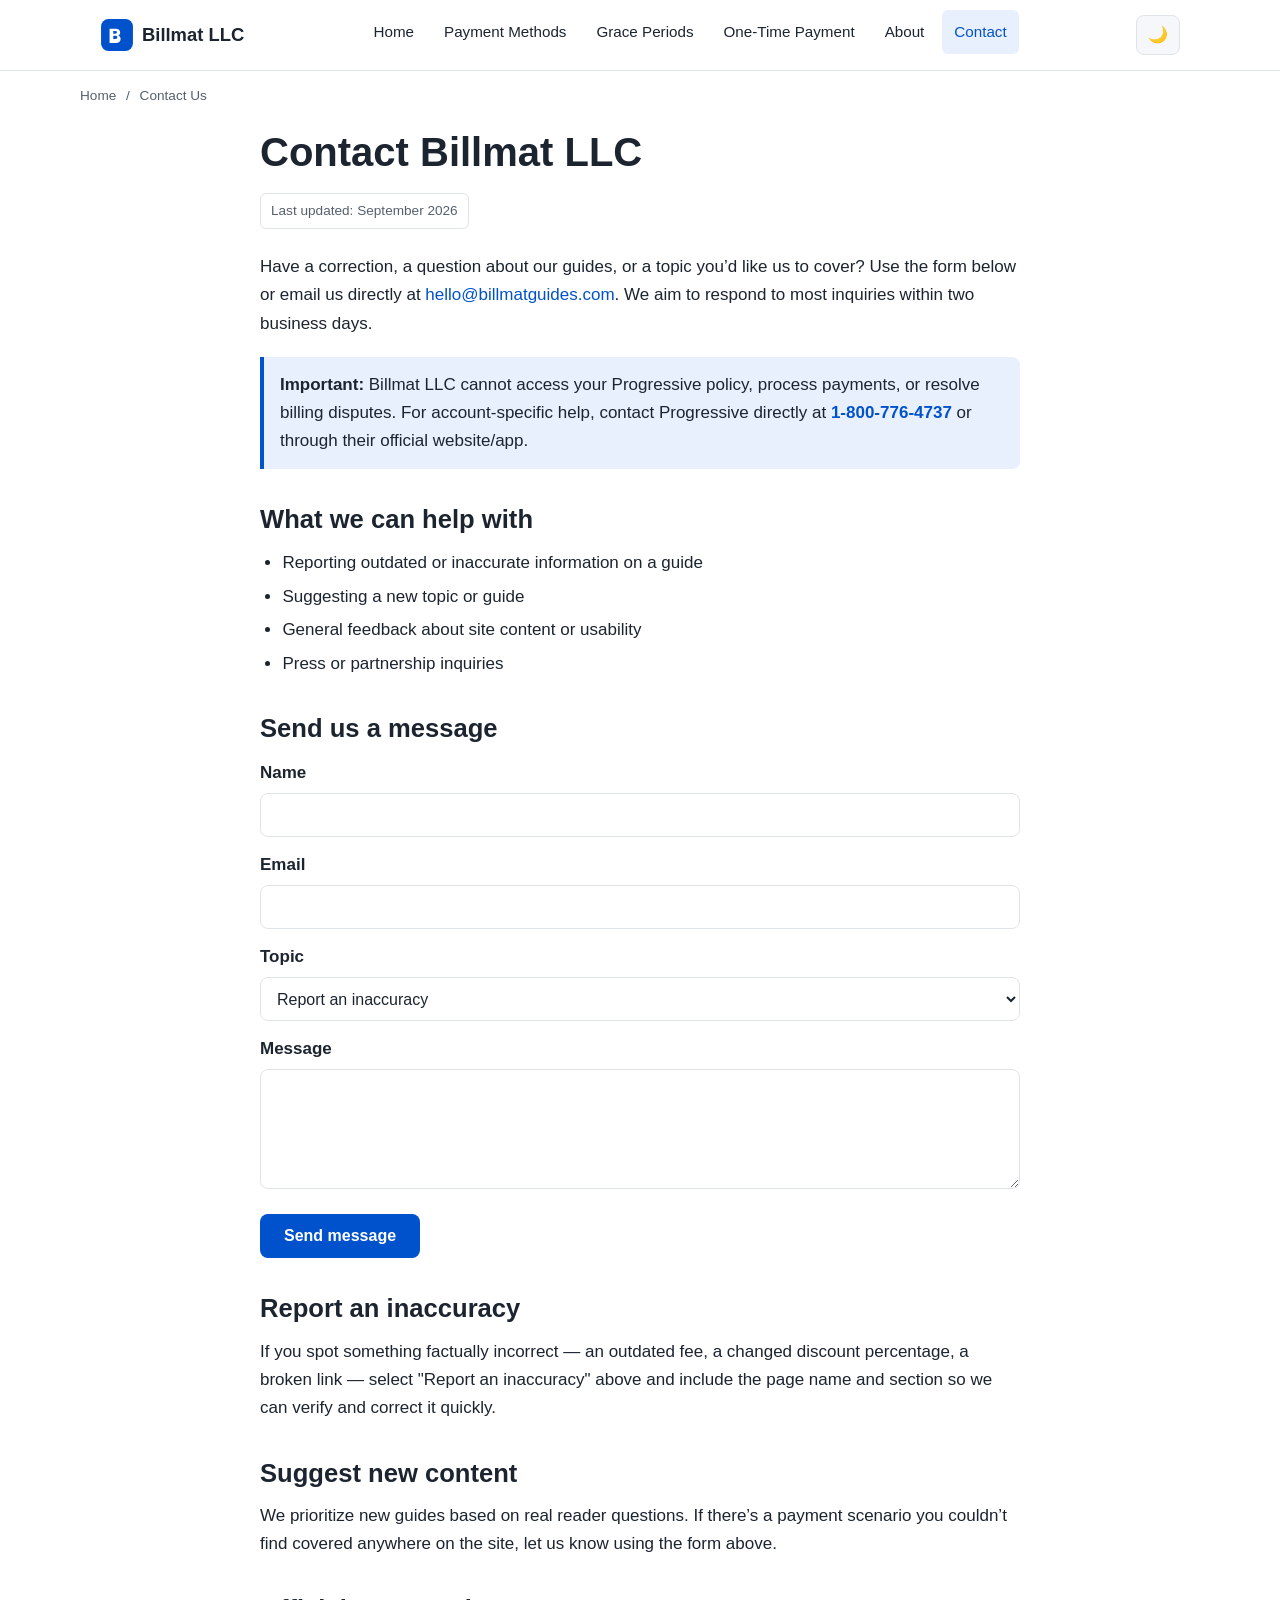
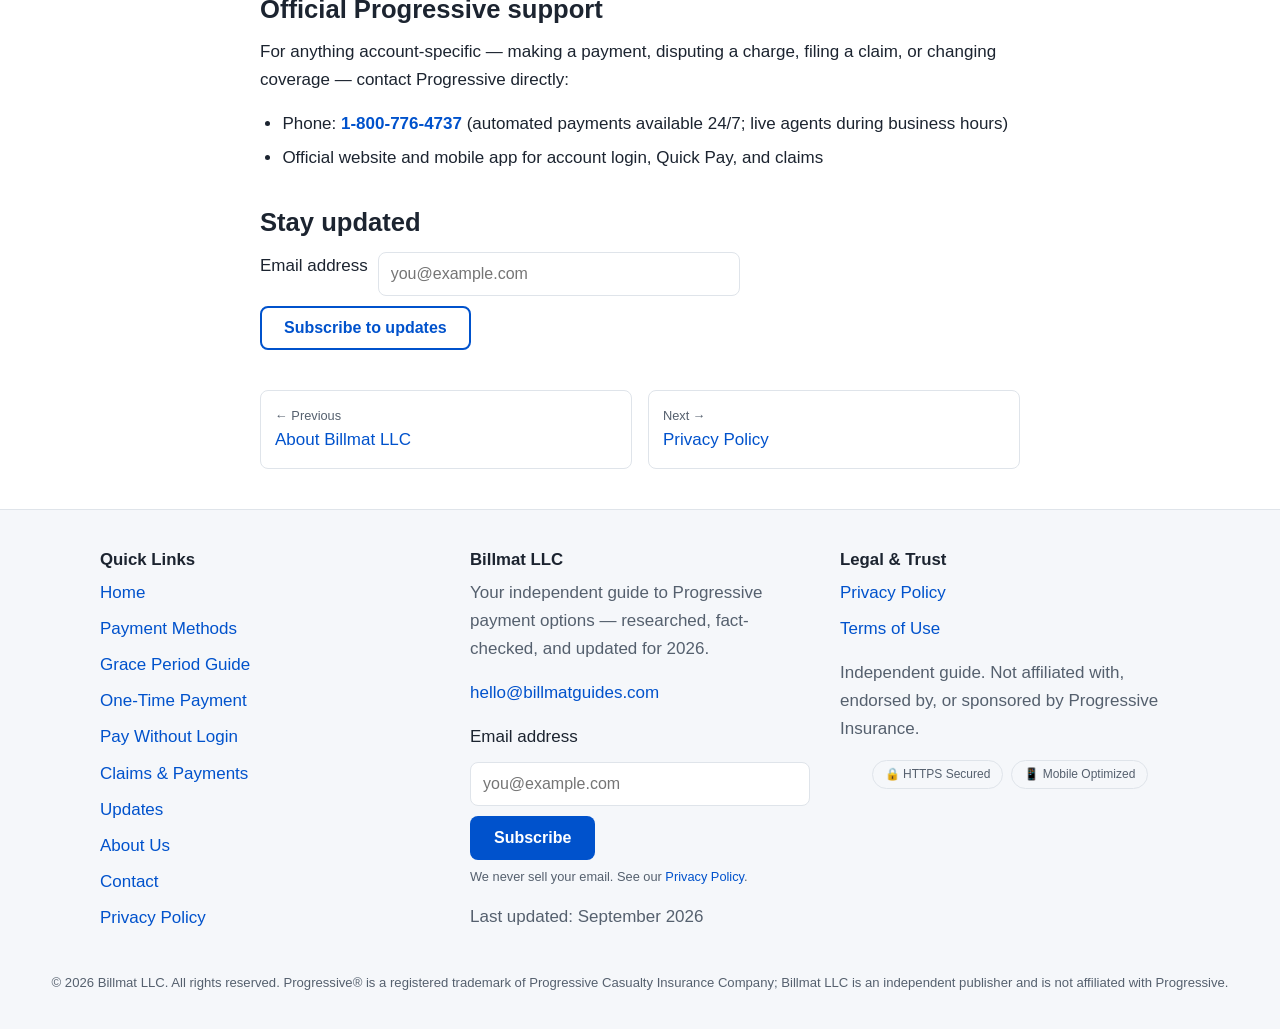
<file: contact-us.html>
<!doctype html>
<html lang="en">
<head>
  <meta charset="utf-8">
  <meta name="viewport" content="width=device-width, initial-scale=1">
  <title>Contact Billmat LLC | Corrections &amp; Feedback</title>
  <meta name="description" content="Contact Billmat LLC to report an inaccuracy, suggest a guide, or ask a question about our Progressive Insurance payment content.">
  <link rel="canonical" href="https://progressiveguide.github.io/progressivequickpay/contact-us.html">
  <link rel="icon" href="favicon.svg" type="image/svg+xml">
  <meta property="og:title" content="Contact Billmat LLC | Corrections &amp; Feedback">
  <meta property="og:description" content="Contact Billmat LLC to report an inaccuracy, suggest a guide, or ask a question about our Progressive Insurance payment content.">
  <meta property="og:type" content="website">
  <meta property="og:url" content="https://progressiveguide.github.io/progressivequickpay/contact-us.html">
  <meta name="twitter:card" content="summary">
  <link rel="stylesheet" href="css/style.css">
  <script type="application/ld+json">
{
  "@context": "https://schema.org",
  "@type": "ContactPage",
  "url": "https://progressiveguide.github.io/progressivequickpay/contact-us.html"
}
</script>
</head>
<body><a class="skip-link" href="#main">Skip to main content</a>
  <header class="site-header">
    <div class="nav-wrap">
      <a class="brand" href="index.html">
        <img class="logo-mark" src="images/logo.svg" alt="Billmat LLC logo" width="34" height="34">
        Billmat LLC
      </a>
      <input type="checkbox" id="nav-toggle">
      <label for="nav-toggle" class="nav-toggle-label" aria-label="Toggle navigation"><span></span></label>
      <nav class="primary-nav" aria-label="Primary">
        <ul>
            <li><a href="index.html">Home</a></li>
            <li><a href="payment-methods.html">Payment Methods</a></li>
            <li><a href="grace-periods.html">Grace Periods</a></li>
            <li><a href="one-time-payment.html">One-Time Payment</a></li>
            <li><a href="about-us.html">About</a></li>
            <li><a href="contact-us.html" aria-current="page">Contact</a></li>
        </ul>
      </nav>
      <div class="nav-actions">
        <button id="theme-toggle" class="theme-toggle" aria-pressed="false" aria-label="Toggle dark mode">🌙</button>
      </div>
    </div>
  </header>
  <nav class="breadcrumbs container" aria-label="Breadcrumb">
    <a href="index.html">Home</a> <span class="sep">/</span> <span aria-current="page">Contact Us</span>
  </nav>
  <main id="main">
    <div class="container prose" style="padding-top: 20px;">
      <h1>Contact Billmat LLC</h1>
      <p class="last-updated">Last updated: September 2026</p>

      <p>Have a correction, a question about our guides, or a topic you&rsquo;d like us to cover? Use the form below or email us directly at <a href="mailto:hello@billmatguides.com">hello@billmatguides.com</a>. We aim to respond to most inquiries within two business days.</p>

      <div class="callout">
        <strong>Important:</strong> Billmat LLC cannot access your Progressive policy, process payments, or resolve billing disputes. For account-specific help, contact Progressive directly at <span class="phone-cta">1-800-776-4737</span> or through their official website/app.
      </div>

      <h2>What we can help with</h2>
      <ul>
        <li>Reporting outdated or inaccurate information on a guide</li>
        <li>Suggesting a new topic or guide</li>
        <li>General feedback about site content or usability</li>
        <li>Press or partnership inquiries</li>
      </ul>

      <h2>Send us a message</h2>
      <form class="contact-form" data-noop-form aria-label="Contact form">
        <label for="contact-name">Name</label>
        <input type="text" id="contact-name" name="name" required>

        <label for="contact-email">Email</label>
        <input type="email" id="contact-email" name="email" required>

        <label for="contact-topic">Topic</label>
        <select id="contact-topic" name="topic">
          <option>Report an inaccuracy</option>
          <option>Suggest a new guide</option>
          <option>General feedback</option>
          <option>Press / partnership</option>
        </select>

        <label for="contact-message">Message</label>
        <textarea id="contact-message" name="message" required></textarea>

        <button type="submit" class="btn btn-primary" style="margin-top:16px;">Send message</button>
        <p class="form-success" role="status">Thanks for reaching out &mdash; we&rsquo;ll respond within two business days.</p>
      </form>

      <h2>Report an inaccuracy</h2>
      <p>If you spot something factually incorrect &mdash; an outdated fee, a changed discount percentage, a broken link &mdash; select "Report an inaccuracy" above and include the page name and section so we can verify and correct it quickly.</p>

      <h2>Suggest new content</h2>
      <p>We prioritize new guides based on real reader questions. If there&rsquo;s a payment scenario you couldn&rsquo;t find covered anywhere on the site, let us know using the form above.</p>

      <h2>Official Progressive support</h2>
      <p>For anything account-specific &mdash; making a payment, disputing a charge, filing a claim, or changing coverage &mdash; contact Progressive directly:</p>
      <ul>
        <li>Phone: <span class="phone-cta">1-800-776-4737</span> (automated payments available 24/7; live agents during business hours)</li>
        <li>Official website and mobile app for account login, Quick Pay, and claims</li>
      </ul>

      <h2>Stay updated</h2>
      <form class="newsletter-form" data-noop-form aria-label="Newsletter signup">
        <label class="visually-hidden" for="contact-page-email">Email address</label>
        <input type="email" id="contact-page-email" name="email" placeholder="you@example.com" required>
        <button type="submit" class="btn btn-outline">Subscribe to updates</button>
        <p class="form-success" role="status">Thanks — check your inbox to confirm your subscription.</p>
      </form>

      <div class="prev-next">
        <a href="about-us.html"><span class="dir">&larr; Previous</span> About Billmat LLC</a>
        <a href="privacy-policy.html"><span class="dir">Next &rarr;</span> Privacy Policy</a>
      </div>
    </div>
  </main>
  <footer class="site-footer">
    <div class="footer-grid">
      <div>
        <h4>Quick Links</h4>
        <ul>
          <li><a href="index.html">Home</a></li>
          <li><a href="payment-methods.html">Payment Methods</a></li>
          <li><a href="grace-periods.html">Grace Period Guide</a></li>
          <li><a href="one-time-payment.html">One-Time Payment</a></li>
          <li><a href="pay-without-login.html">Pay Without Login</a></li>
          <li><a href="claims-and-payments.html">Claims &amp; Payments</a></li>
          <li><a href="updates.html">Updates</a></li>
          <li><a href="about-us.html">About Us</a></li>
          <li><a href="contact-us.html">Contact</a></li>
          <li><a href="privacy-policy.html">Privacy Policy</a></li>
        </ul>
      </div>
      <div>
        <h4>Billmat LLC</h4>
        <p class="text-muted">Your independent guide to Progressive payment options — researched, fact-checked, and updated for 2026.</p>
        <p><a href="mailto:hello@billmatguides.com">hello@billmatguides.com</a></p>
        <form class="newsletter-form" data-noop-form aria-label="Newsletter signup">
          <label class="visually-hidden" for="footer-email">Email address</label>
          <input type="email" id="footer-email" name="email" placeholder="you@example.com" required>
          <button type="submit" class="btn btn-primary">Subscribe</button>
          <p class="form-success" role="status">Thanks — check your inbox to confirm your subscription.</p>
        </form>
        <p class="form-note">We never sell your email. See our <a href="privacy-policy.html">Privacy Policy</a>.</p>
        <p class="text-muted" style="margin-top:10px;">Last updated: September 2026</p>
      </div>
      <div>
        <h4>Legal &amp; Trust</h4>
        <ul>
          <li><a href="privacy-policy.html">Privacy Policy</a></li>
          <li><a href="privacy-policy.html#terms">Terms of Use</a></li>
        </ul>
        <p class="text-muted">Independent guide. Not affiliated with, endorsed by, or sponsored by Progressive Insurance.</p>
        <div class="badges">
          <span class="badge-pill">🔒 HTTPS Secured</span>
          <span class="badge-pill">📱 Mobile Optimized</span>
        </div>
      </div>
    </div>
    <p class="footer-bottom">© <span data-current-year>2026</span> Billmat LLC. All rights reserved. Progressive® is a registered trademark of Progressive Casualty Insurance Company; Billmat LLC is an independent publisher and is not affiliated with Progressive.</p>
  </footer>
  <button id="back-to-top" aria-label="Back to top">↑</button>
  <script src="js/main.js"></script>
</body>
</html>
</file>
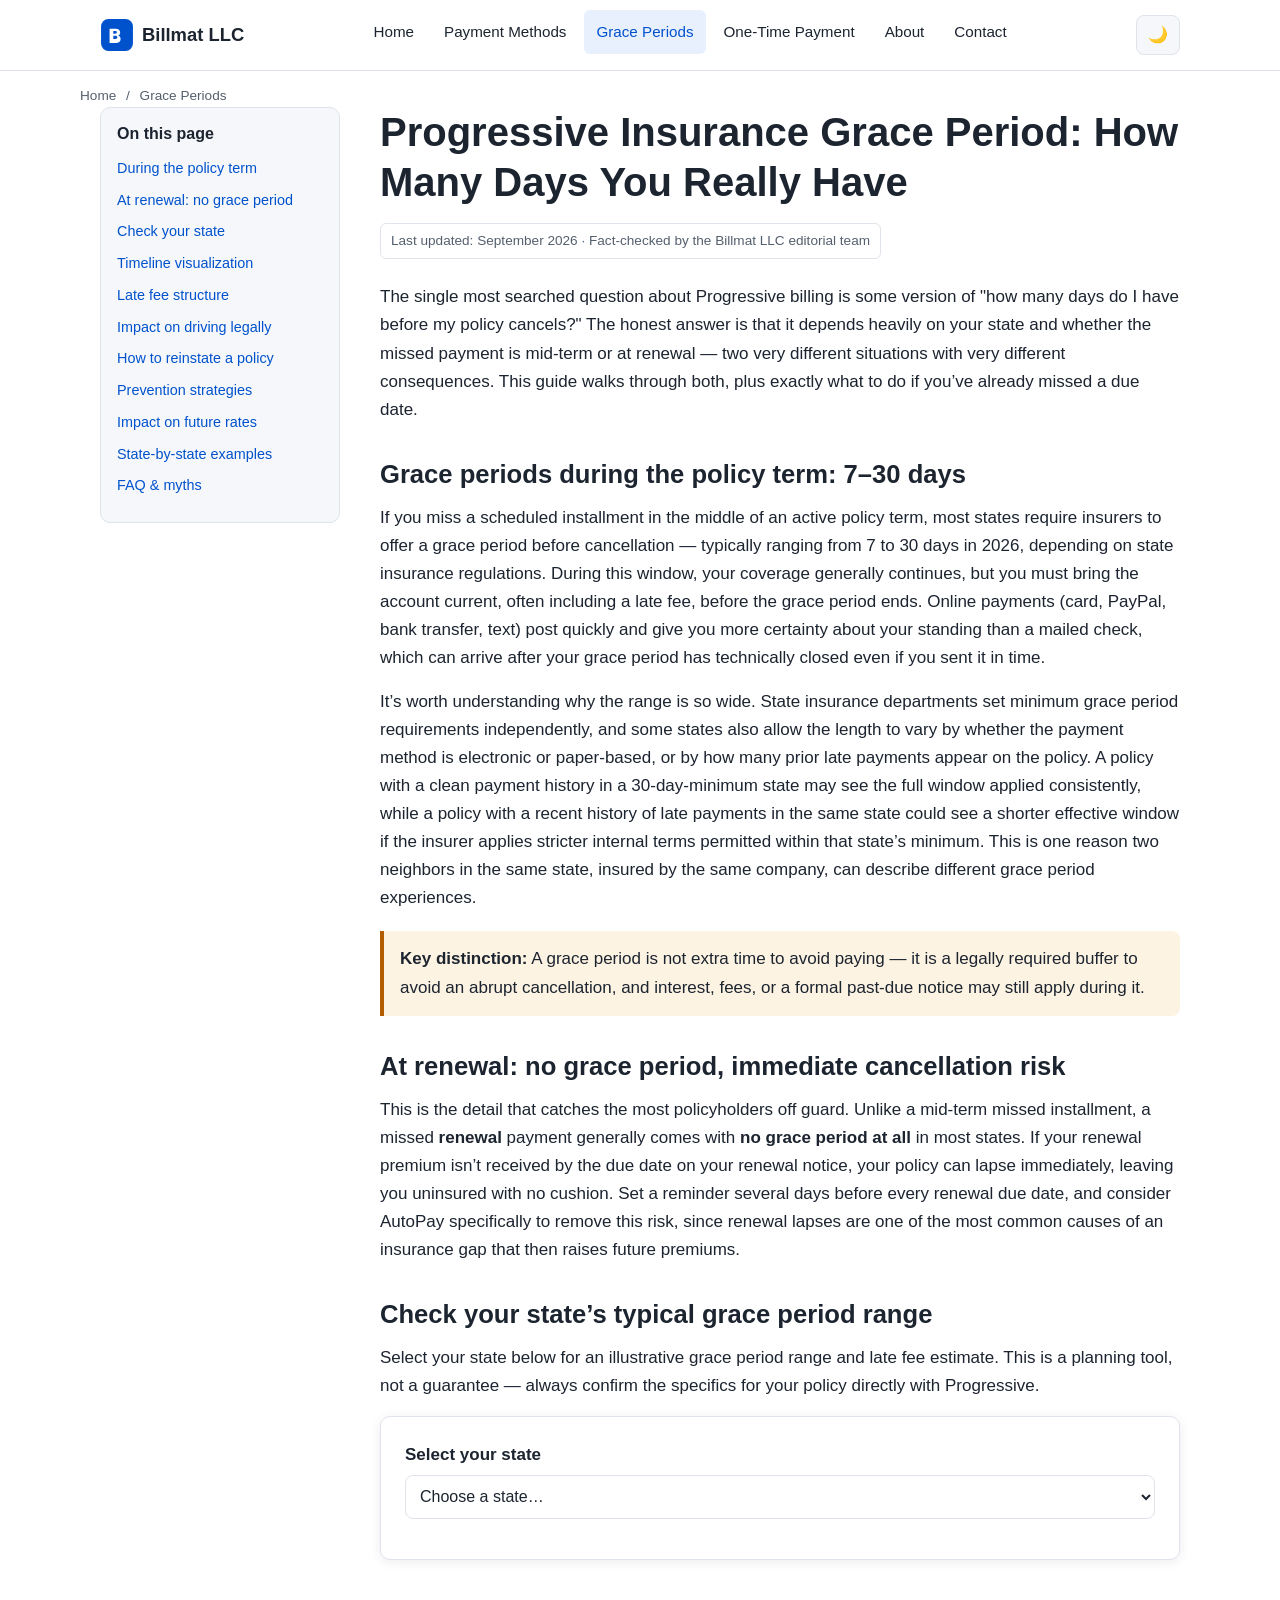
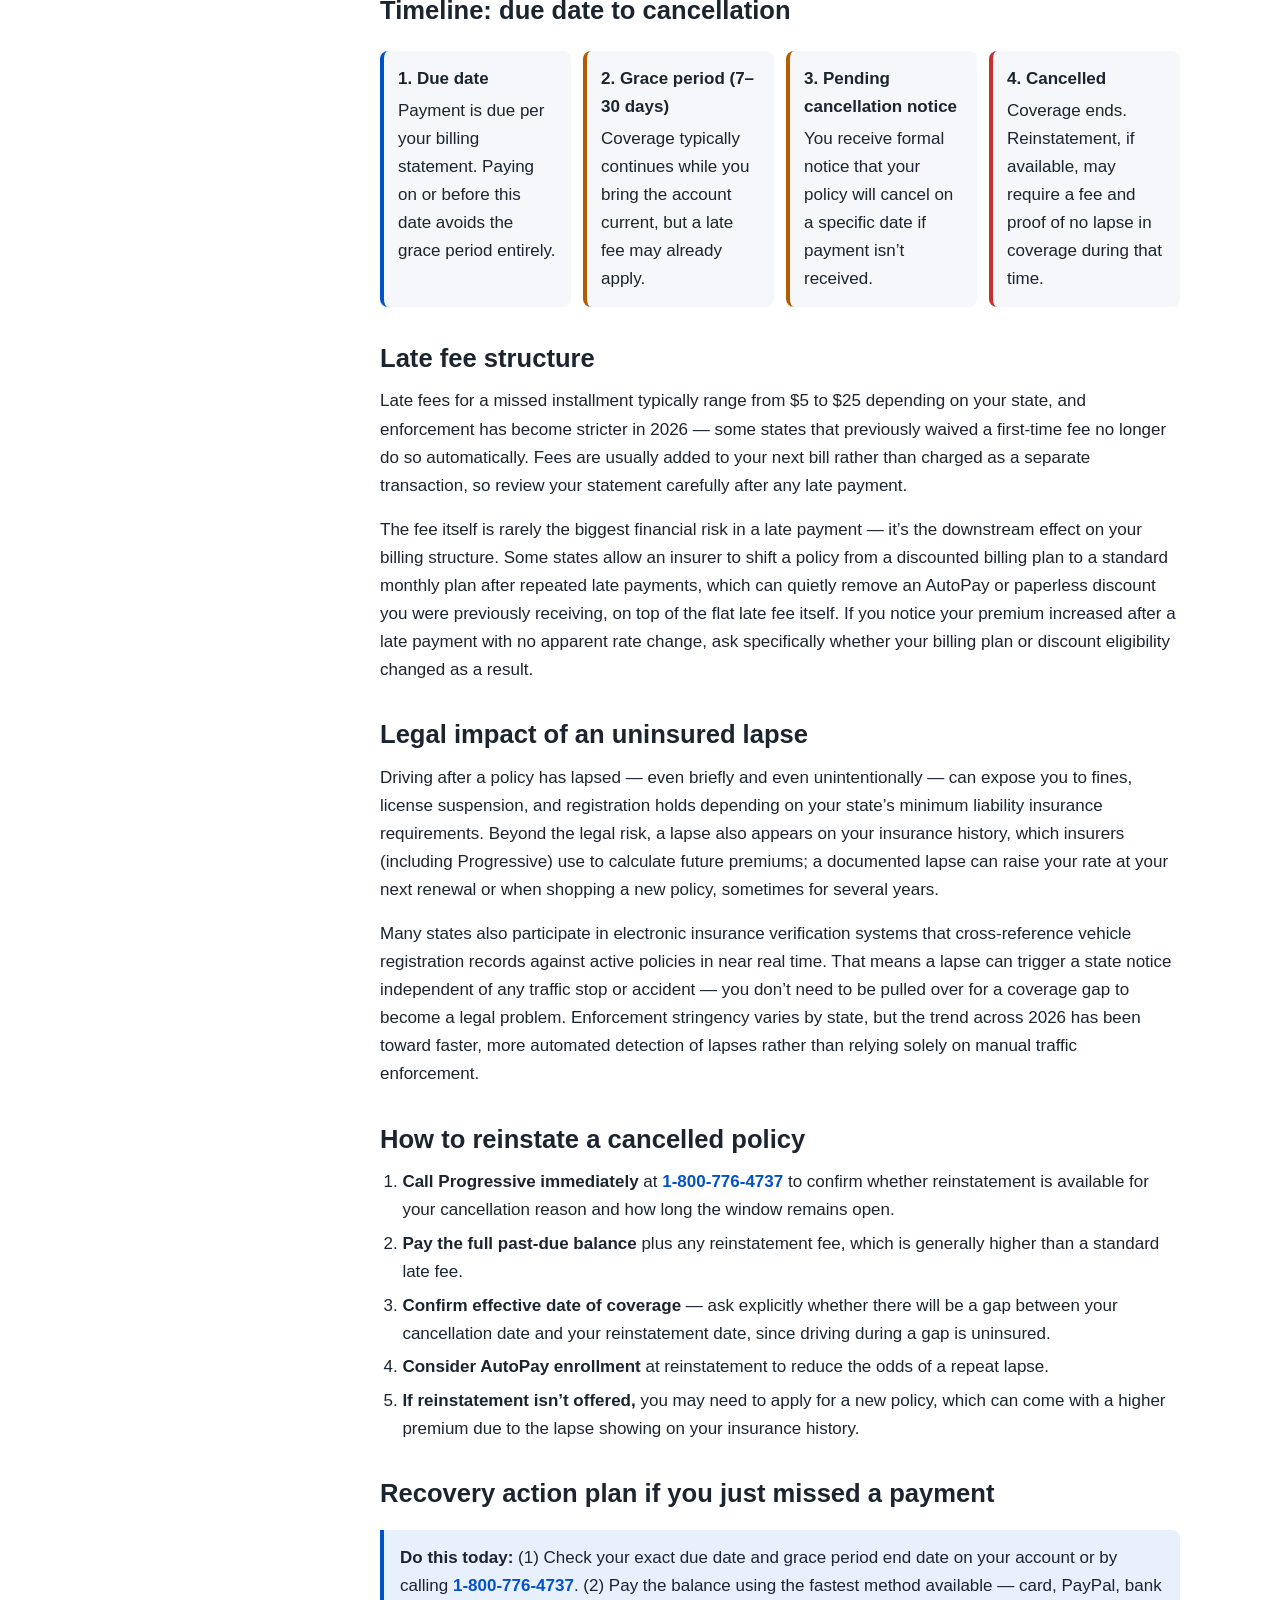
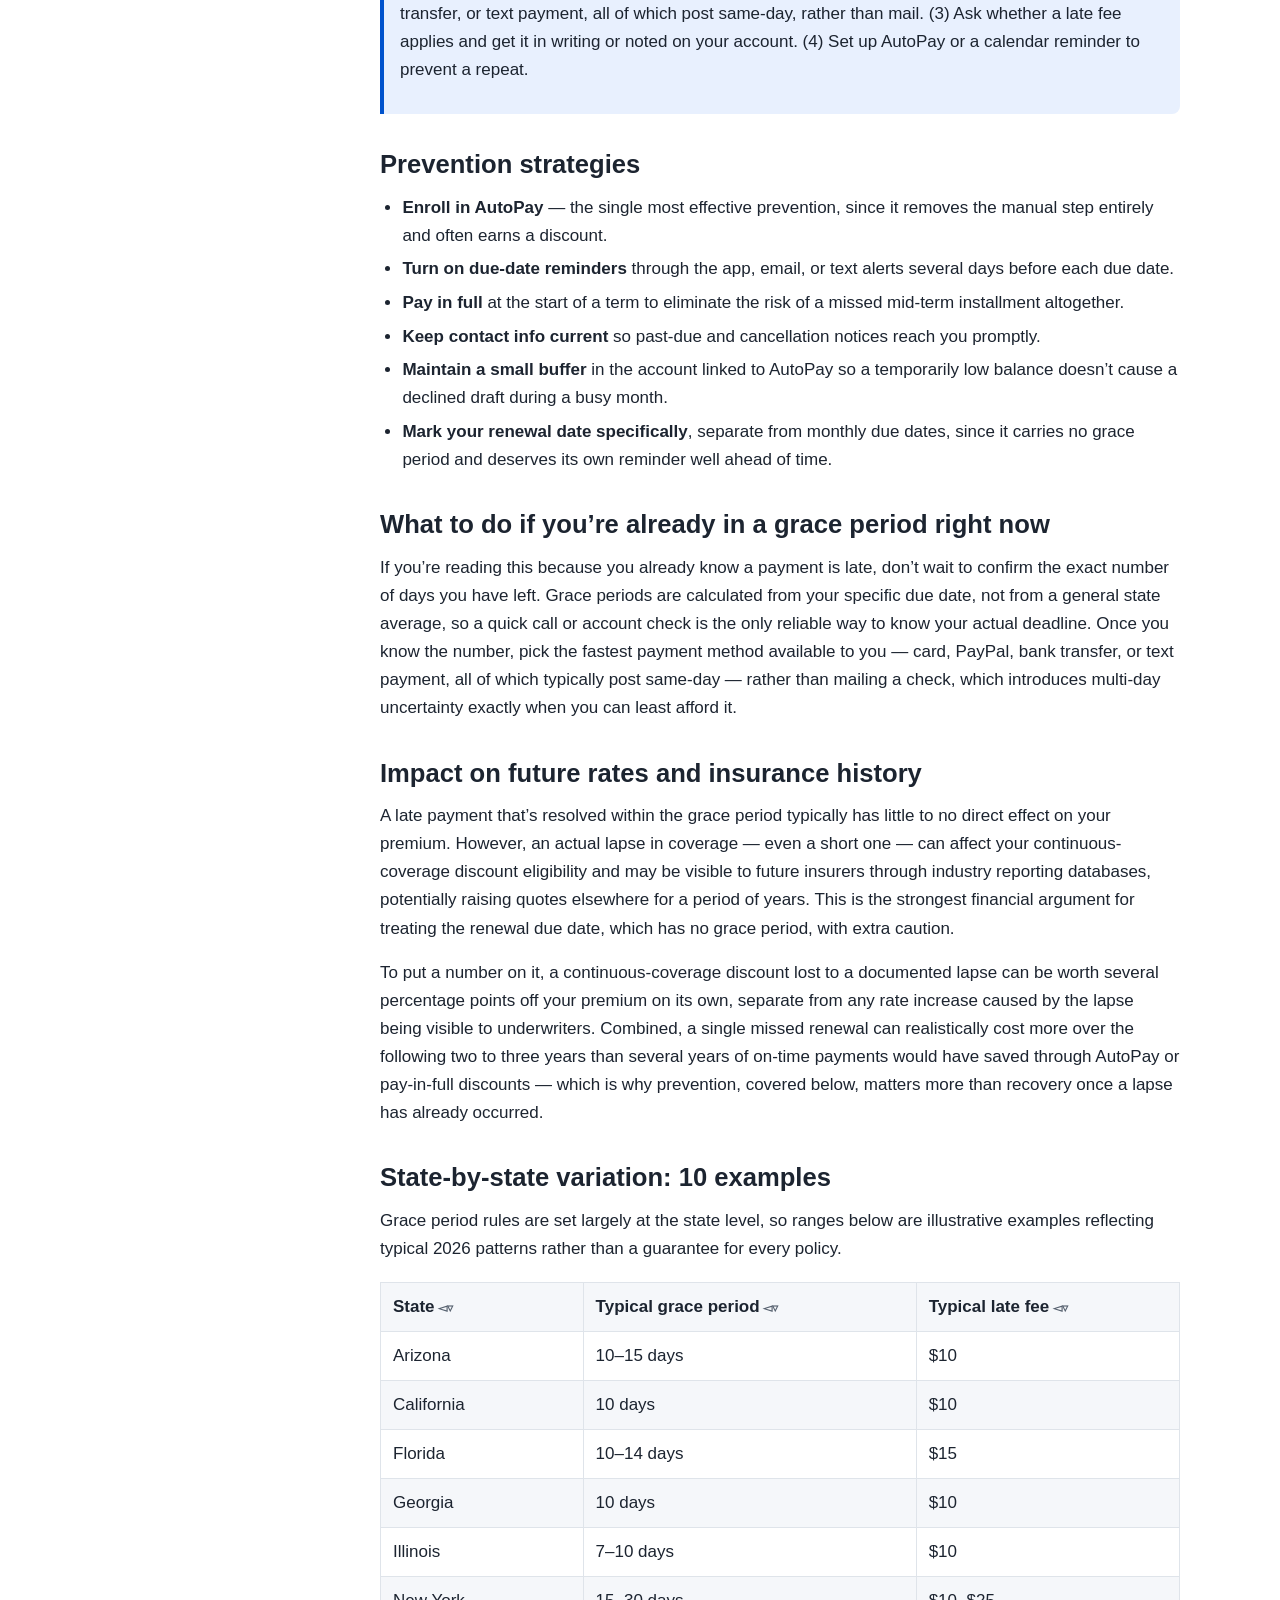
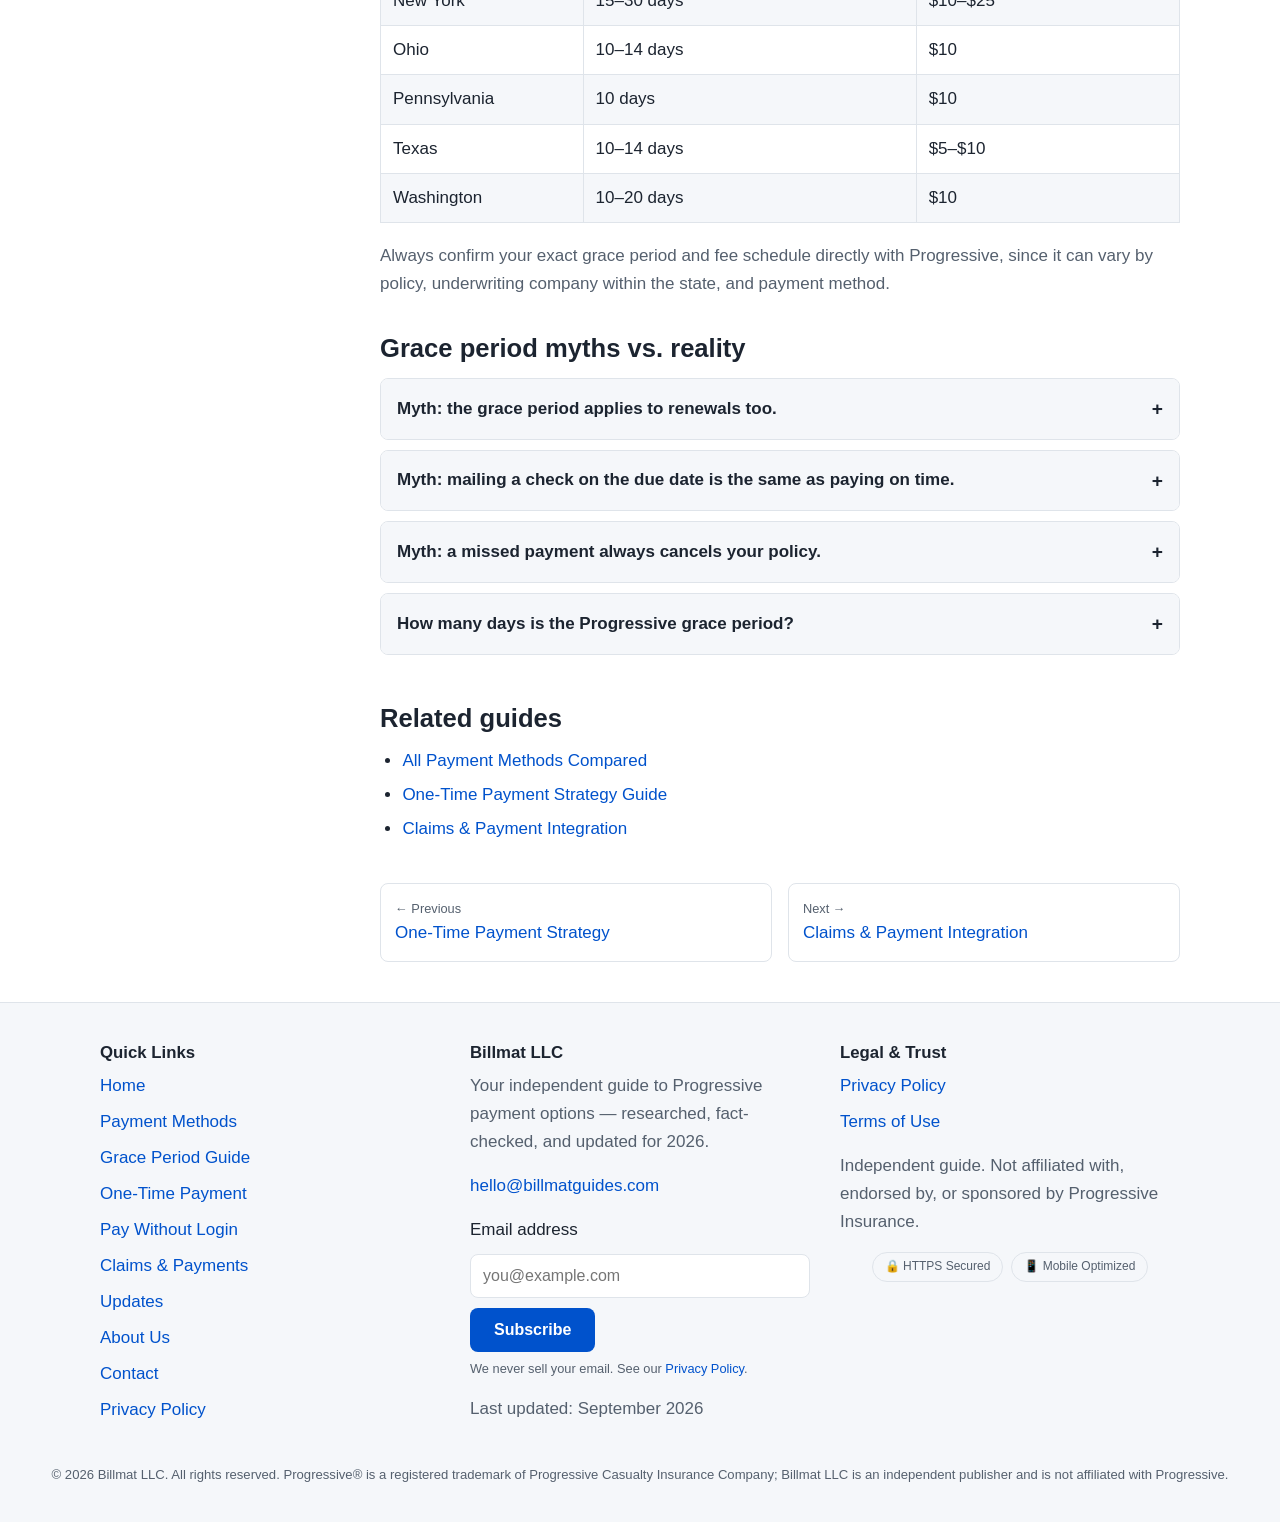
<file: grace-periods.html>
<!doctype html>
<html lang="en">
<head>
  <meta charset="utf-8">
  <meta name="viewport" content="width=device-width, initial-scale=1">
  <title>Progressive Insurance Grace Period: How Many Days? | Billmat LLC</title>
  <meta name="description" content="Complete Progressive grace period guide for 2026: 7-30 day state ranges, late fees, renewal risk, reinstatement steps, and how to prevent a lapse.">
  <link rel="canonical" href="https://progressiveguide.github.io/progressivequickpay/grace-periods.html">
  <link rel="icon" href="favicon.svg" type="image/svg+xml">
  <meta property="og:title" content="Progressive Insurance Grace Period: How Many Days? | Billmat LLC">
  <meta property="og:description" content="Complete Progressive grace period guide for 2026: 7-30 day state ranges, late fees, renewal risk, reinstatement steps, and how to prevent a lapse.">
  <meta property="og:type" content="website">
  <meta property="og:url" content="https://progressiveguide.github.io/progressivequickpay/grace-periods.html">
  <meta name="twitter:card" content="summary">
  <link rel="stylesheet" href="css/style.css">
  <script type="application/ld+json">
{
  "@context": "https://schema.org",
  "@type": "BreadcrumbList",
  "itemListElement": [
    {"@type": "ListItem", "position": 1, "name": "Home", "item": "https://progressiveguide.github.io/progressivequickpay/"},
    {"@type": "ListItem", "position": 2, "name": "Grace Periods", "item": "https://progressiveguide.github.io/progressivequickpay/grace-periods.html"}
  ]
}
</script>
<script type="application/ld+json">
{
  "@context": "https://schema.org",
  "@type": "FAQPage",
  "mainEntity": [
    {"@type": "Question", "name": "How many days is the Progressive insurance grace period?",
     "acceptedAnswer": {"@type": "Answer", "text": "Grace periods during the policy term typically range from 7 to 30 days depending on your state. At renewal, there is generally no grace period."}},
    {"@type": "Question", "name": "What happens if I miss a Progressive payment at renewal?",
     "acceptedAnswer": {"@type": "Answer", "text": "Unlike mid-term payments, renewals generally have no grace period, meaning your policy can lapse immediately if payment is not received by the due date."}}
  ]
}
</script>
</head>
<body><a class="skip-link" href="#main">Skip to main content</a>
  <header class="site-header">
    <div class="nav-wrap">
      <a class="brand" href="index.html">
        <img class="logo-mark" src="images/logo.svg" alt="Billmat LLC logo" width="34" height="34">
        Billmat LLC
      </a>
      <input type="checkbox" id="nav-toggle">
      <label for="nav-toggle" class="nav-toggle-label" aria-label="Toggle navigation"><span></span></label>
      <nav class="primary-nav" aria-label="Primary">
        <ul>
            <li><a href="index.html">Home</a></li>
            <li><a href="payment-methods.html">Payment Methods</a></li>
            <li><a href="grace-periods.html" aria-current="page">Grace Periods</a></li>
            <li><a href="one-time-payment.html">One-Time Payment</a></li>
            <li><a href="about-us.html">About</a></li>
            <li><a href="contact-us.html">Contact</a></li>
        </ul>
      </nav>
      <div class="nav-actions">
        <button id="theme-toggle" class="theme-toggle" aria-pressed="false" aria-label="Toggle dark mode">🌙</button>
      </div>
    </div>
  </header>
  <nav class="breadcrumbs container" aria-label="Breadcrumb">
    <a href="index.html">Home</a> <span class="sep">/</span> <span aria-current="page">Grace Periods</span>
  </nav>
  <main id="main">
    <div class="container page-layout">
      <aside class="toc" aria-label="Table of contents">
        <h2>On this page</h2>
        <ul>
          <li><a href="#during-term">During the policy term</a></li>
          <li><a href="#renewal">At renewal: no grace period</a></li>
          <li><a href="#checker">Check your state</a></li>
          <li><a href="#timeline">Timeline visualization</a></li>
          <li><a href="#late-fees">Late fee structure</a></li>
          <li><a href="#driving-impact">Impact on driving legally</a></li>
          <li><a href="#reinstate">How to reinstate a policy</a></li>
          <li><a href="#prevention">Prevention strategies</a></li>
          <li><a href="#rates">Impact on future rates</a></li>
          <li><a href="#states">State-by-state examples</a></li>
          <li><a href="#faq">FAQ &amp; myths</a></li>
        </ul>
      </aside>

      <article class="prose" style="max-width:none;">
        <h1>Progressive Insurance Grace Period: How Many Days You Really Have</h1>
        <p class="last-updated">Last updated: September 2026 &middot; Fact-checked by the Billmat LLC editorial team</p>

        <p>The single most searched question about Progressive billing is some version of "how many days do I have before my policy cancels?" The honest answer is that it depends heavily on your state and whether the missed payment is mid-term or at renewal &mdash; two very different situations with very different consequences. This guide walks through both, plus exactly what to do if you&rsquo;ve already missed a due date.</p>

        <h2 id="during-term">Grace periods during the policy term: 7&ndash;30 days</h2>
        <p>If you miss a scheduled installment in the middle of an active policy term, most states require insurers to offer a grace period before cancellation &mdash; typically ranging from 7 to 30 days in 2026, depending on state insurance regulations. During this window, your coverage generally continues, but you must bring the account current, often including a late fee, before the grace period ends. Online payments (card, PayPal, bank transfer, text) post quickly and give you more certainty about your standing than a mailed check, which can arrive after your grace period has technically closed even if you sent it in time.</p>
        <p>It&rsquo;s worth understanding why the range is so wide. State insurance departments set minimum grace period requirements independently, and some states also allow the length to vary by whether the payment method is electronic or paper-based, or by how many prior late payments appear on the policy. A policy with a clean payment history in a 30-day-minimum state may see the full window applied consistently, while a policy with a recent history of late payments in the same state could see a shorter effective window if the insurer applies stricter internal terms permitted within that state&rsquo;s minimum. This is one reason two neighbors in the same state, insured by the same company, can describe different grace period experiences.</p>

        <div class="callout warning">
          <strong>Key distinction:</strong> A grace period is not extra time to avoid paying &mdash; it is a legally required buffer to avoid an abrupt cancellation, and interest, fees, or a formal past-due notice may still apply during it.
        </div>

        <h2 id="renewal">At renewal: no grace period, immediate cancellation risk</h2>
        <p>This is the detail that catches the most policyholders off guard. Unlike a mid-term missed installment, a missed <strong>renewal</strong> payment generally comes with <strong>no grace period at all</strong> in most states. If your renewal premium isn&rsquo;t received by the due date on your renewal notice, your policy can lapse immediately, leaving you uninsured with no cushion. Set a reminder several days before every renewal due date, and consider AutoPay specifically to remove this risk, since renewal lapses are one of the most common causes of an insurance gap that then raises future premiums.</p>

        <h2 id="checker">Check your state&rsquo;s typical grace period range</h2>
        <p>Select your state below for an illustrative grace period range and late fee estimate. This is a planning tool, not a guarantee &mdash; always confirm the specifics for your policy directly with Progressive.</p>
        <div class="calc-box">
          <label for="grace-state-select">Select your state</label>
          <select id="grace-state-select">
            <option value="">Choose a state&hellip;</option>
          </select>
          <div id="grace-result" role="status"></div>
        </div>

        <h2 id="timeline">Timeline: due date to cancellation</h2>
        <div class="timeline">
          <div class="step"><div class="step-title">1. Due date</div>Payment is due per your billing statement. Paying on or before this date avoids the grace period entirely.</div>
          <div class="step warning"><div class="step-title">2. Grace period (7&ndash;30 days)</div>Coverage typically continues while you bring the account current, but a late fee may already apply.</div>
          <div class="step warning"><div class="step-title">3. Pending cancellation notice</div>You receive formal notice that your policy will cancel on a specific date if payment isn&rsquo;t received.</div>
          <div class="step danger"><div class="step-title">4. Cancelled</div>Coverage ends. Reinstatement, if available, may require a fee and proof of no lapse in coverage during that time.</div>
        </div>

        <h2 id="late-fees">Late fee structure</h2>
        <p>Late fees for a missed installment typically range from $5 to $25 depending on your state, and enforcement has become stricter in 2026 &mdash; some states that previously waived a first-time fee no longer do so automatically. Fees are usually added to your next bill rather than charged as a separate transaction, so review your statement carefully after any late payment.</p>
        <p>The fee itself is rarely the biggest financial risk in a late payment &mdash; it&rsquo;s the downstream effect on your billing structure. Some states allow an insurer to shift a policy from a discounted billing plan to a standard monthly plan after repeated late payments, which can quietly remove an AutoPay or paperless discount you were previously receiving, on top of the flat late fee itself. If you notice your premium increased after a late payment with no apparent rate change, ask specifically whether your billing plan or discount eligibility changed as a result.</p>

        <h2 id="driving-impact">Legal impact of an uninsured lapse</h2>
        <p>Driving after a policy has lapsed &mdash; even briefly and even unintentionally &mdash; can expose you to fines, license suspension, and registration holds depending on your state&rsquo;s minimum liability insurance requirements. Beyond the legal risk, a lapse also appears on your insurance history, which insurers (including Progressive) use to calculate future premiums; a documented lapse can raise your rate at your next renewal or when shopping a new policy, sometimes for several years.</p>
        <p>Many states also participate in electronic insurance verification systems that cross-reference vehicle registration records against active policies in near real time. That means a lapse can trigger a state notice independent of any traffic stop or accident &mdash; you don&rsquo;t need to be pulled over for a coverage gap to become a legal problem. Enforcement stringency varies by state, but the trend across 2026 has been toward faster, more automated detection of lapses rather than relying solely on manual traffic enforcement.</p>

        <h2 id="reinstate">How to reinstate a cancelled policy</h2>
        <ol>
          <li><strong>Call Progressive immediately</strong> at <span class="phone-cta">1-800-776-4737</span> to confirm whether reinstatement is available for your cancellation reason and how long the window remains open.</li>
          <li><strong>Pay the full past-due balance</strong> plus any reinstatement fee, which is generally higher than a standard late fee.</li>
          <li><strong>Confirm effective date of coverage</strong> &mdash; ask explicitly whether there will be a gap between your cancellation date and your reinstatement date, since driving during a gap is uninsured.</li>
          <li><strong>Consider AutoPay enrollment</strong> at reinstatement to reduce the odds of a repeat lapse.</li>
          <li><strong>If reinstatement isn&rsquo;t offered,</strong> you may need to apply for a new policy, which can come with a higher premium due to the lapse showing on your insurance history.</li>
        </ol>

        <h2>Recovery action plan if you just missed a payment</h2>
        <div class="callout">
          <p><strong>Do this today:</strong> (1) Check your exact due date and grace period end date on your account or by calling <span class="phone-cta">1-800-776-4737</span>. (2) Pay the balance using the fastest method available &mdash; card, PayPal, bank transfer, or text payment, all of which post same-day, rather than mail. (3) Ask whether a late fee applies and get it in writing or noted on your account. (4) Set up AutoPay or a calendar reminder to prevent a repeat.</p>
        </div>

        <h2 id="prevention">Prevention strategies</h2>
        <ul>
          <li><strong>Enroll in AutoPay</strong> &mdash; the single most effective prevention, since it removes the manual step entirely and often earns a discount.</li>
          <li><strong>Turn on due-date reminders</strong> through the app, email, or text alerts several days before each due date.</li>
          <li><strong>Pay in full</strong> at the start of a term to eliminate the risk of a missed mid-term installment altogether.</li>
          <li><strong>Keep contact info current</strong> so past-due and cancellation notices reach you promptly.</li>
          <li><strong>Maintain a small buffer</strong> in the account linked to AutoPay so a temporarily low balance doesn&rsquo;t cause a declined draft during a busy month.</li>
          <li><strong>Mark your renewal date specifically</strong>, separate from monthly due dates, since it carries no grace period and deserves its own reminder well ahead of time.</li>
        </ul>

        <h2>What to do if you&rsquo;re already in a grace period right now</h2>
        <p>If you&rsquo;re reading this because you already know a payment is late, don&rsquo;t wait to confirm the exact number of days you have left. Grace periods are calculated from your specific due date, not from a general state average, so a quick call or account check is the only reliable way to know your actual deadline. Once you know the number, pick the fastest payment method available to you &mdash; card, PayPal, bank transfer, or text payment, all of which typically post same-day &mdash; rather than mailing a check, which introduces multi-day uncertainty exactly when you can least afford it.</p>

        <h2 id="rates">Impact on future rates and insurance history</h2>
        <p>A late payment that&rsquo;s resolved within the grace period typically has little to no direct effect on your premium. However, an actual lapse in coverage &mdash; even a short one &mdash; can affect your continuous-coverage discount eligibility and may be visible to future insurers through industry reporting databases, potentially raising quotes elsewhere for a period of years. This is the strongest financial argument for treating the renewal due date, which has no grace period, with extra caution.</p>
        <p>To put a number on it, a continuous-coverage discount lost to a documented lapse can be worth several percentage points off your premium on its own, separate from any rate increase caused by the lapse being visible to underwriters. Combined, a single missed renewal can realistically cost more over the following two to three years than several years of on-time payments would have saved through AutoPay or pay-in-full discounts &mdash; which is why prevention, covered below, matters more than recovery once a lapse has already occurred.</p>

        <h2 id="states">State-by-state variation: 10 examples</h2>
        <p>Grace period rules are set largely at the state level, so ranges below are illustrative examples reflecting typical 2026 patterns rather than a guarantee for every policy.</p>
        <div class="table-wrap">
          <table data-sortable>
            <thead><tr><th>State</th><th>Typical grace period</th><th>Typical late fee</th></tr></thead>
            <tbody>
              <tr><td>Arizona</td><td>10&ndash;15 days</td><td>$10</td></tr>
              <tr><td>California</td><td>10 days</td><td>$10</td></tr>
              <tr><td>Florida</td><td>10&ndash;14 days</td><td>$15</td></tr>
              <tr><td>Georgia</td><td>10 days</td><td>$10</td></tr>
              <tr><td>Illinois</td><td>7&ndash;10 days</td><td>$10</td></tr>
              <tr><td>New York</td><td>15&ndash;30 days</td><td>$10&ndash;$25</td></tr>
              <tr><td>Ohio</td><td>10&ndash;14 days</td><td>$10</td></tr>
              <tr><td>Pennsylvania</td><td>10 days</td><td>$10</td></tr>
              <tr><td>Texas</td><td>10&ndash;14 days</td><td>$5&ndash;$10</td></tr>
              <tr><td>Washington</td><td>10&ndash;20 days</td><td>$10</td></tr>
            </tbody>
          </table>
        </div>
        <p class="text-muted">Always confirm your exact grace period and fee schedule directly with Progressive, since it can vary by policy, underwriting company within the state, and payment method.</p>

        <h2 id="faq">Grace period myths vs. reality</h2>
        <div class="faq-accordion">
          <details class="accordion-item">
            <summary>Myth: the grace period applies to renewals too.</summary>
            <div class="accordion-body"><p>Reality: renewals generally have no grace period. A missed renewal payment can cancel your policy on the due date itself.</p></div>
          </details>
          <details class="accordion-item">
            <summary>Myth: mailing a check on the due date is the same as paying on time.</summary>
            <div class="accordion-body"><p>Reality: payment is typically credited on the date it&rsquo;s received and processed, not the postmark date. A mailed check can arrive after your grace period closes.</p></div>
          </details>
          <details class="accordion-item">
            <summary>Myth: a missed payment always cancels your policy.</summary>
            <div class="accordion-body"><p>Reality: paying in full before the grace period ends typically keeps your policy active with no lapse, though a late fee may still apply.</p></div>
          </details>
          <details class="accordion-item">
            <summary>How many days is the Progressive grace period?</summary>
            <div class="accordion-body"><p>Mid-term grace periods typically run 7 to 30 days depending on your state. Renewals generally have no grace period at all.</p></div>
          </details>
        </div>

        <div class="related-articles">
          <h2>Related guides</h2>
          <ul>
            <li><a href="payment-methods.html">All Payment Methods Compared</a></li>
            <li><a href="one-time-payment.html">One-Time Payment Strategy Guide</a></li>
            <li><a href="claims-and-payments.html">Claims &amp; Payment Integration</a></li>
          </ul>
        </div>

        <div class="prev-next">
          <a href="one-time-payment.html"><span class="dir">&larr; Previous</span> One-Time Payment Strategy</a>
          <a href="claims-and-payments.html"><span class="dir">Next &rarr;</span> Claims &amp; Payment Integration</a>
        </div>
      </article>
    </div>
  </main>
  <footer class="site-footer">
    <div class="footer-grid">
      <div>
        <h4>Quick Links</h4>
        <ul>
          <li><a href="index.html">Home</a></li>
          <li><a href="payment-methods.html">Payment Methods</a></li>
          <li><a href="grace-periods.html">Grace Period Guide</a></li>
          <li><a href="one-time-payment.html">One-Time Payment</a></li>
          <li><a href="pay-without-login.html">Pay Without Login</a></li>
          <li><a href="claims-and-payments.html">Claims &amp; Payments</a></li>
          <li><a href="updates.html">Updates</a></li>
          <li><a href="about-us.html">About Us</a></li>
          <li><a href="contact-us.html">Contact</a></li>
          <li><a href="privacy-policy.html">Privacy Policy</a></li>
        </ul>
      </div>
      <div>
        <h4>Billmat LLC</h4>
        <p class="text-muted">Your independent guide to Progressive payment options — researched, fact-checked, and updated for 2026.</p>
        <p><a href="mailto:hello@billmatguides.com">hello@billmatguides.com</a></p>
        <form class="newsletter-form" data-noop-form aria-label="Newsletter signup">
          <label class="visually-hidden" for="footer-email">Email address</label>
          <input type="email" id="footer-email" name="email" placeholder="you@example.com" required>
          <button type="submit" class="btn btn-primary">Subscribe</button>
          <p class="form-success" role="status">Thanks — check your inbox to confirm your subscription.</p>
        </form>
        <p class="form-note">We never sell your email. See our <a href="privacy-policy.html">Privacy Policy</a>.</p>
        <p class="text-muted" style="margin-top:10px;">Last updated: September 2026</p>
      </div>
      <div>
        <h4>Legal &amp; Trust</h4>
        <ul>
          <li><a href="privacy-policy.html">Privacy Policy</a></li>
          <li><a href="privacy-policy.html#terms">Terms of Use</a></li>
        </ul>
        <p class="text-muted">Independent guide. Not affiliated with, endorsed by, or sponsored by Progressive Insurance.</p>
        <div class="badges">
          <span class="badge-pill">🔒 HTTPS Secured</span>
          <span class="badge-pill">📱 Mobile Optimized</span>
        </div>
      </div>
    </div>
    <p class="footer-bottom">© <span data-current-year>2026</span> Billmat LLC. All rights reserved. Progressive® is a registered trademark of Progressive Casualty Insurance Company; Billmat LLC is an independent publisher and is not affiliated with Progressive.</p>
  </footer>
  <button id="back-to-top" aria-label="Back to top">↑</button>
  <script src="js/main.js"></script>
</body>
</html>
</file>
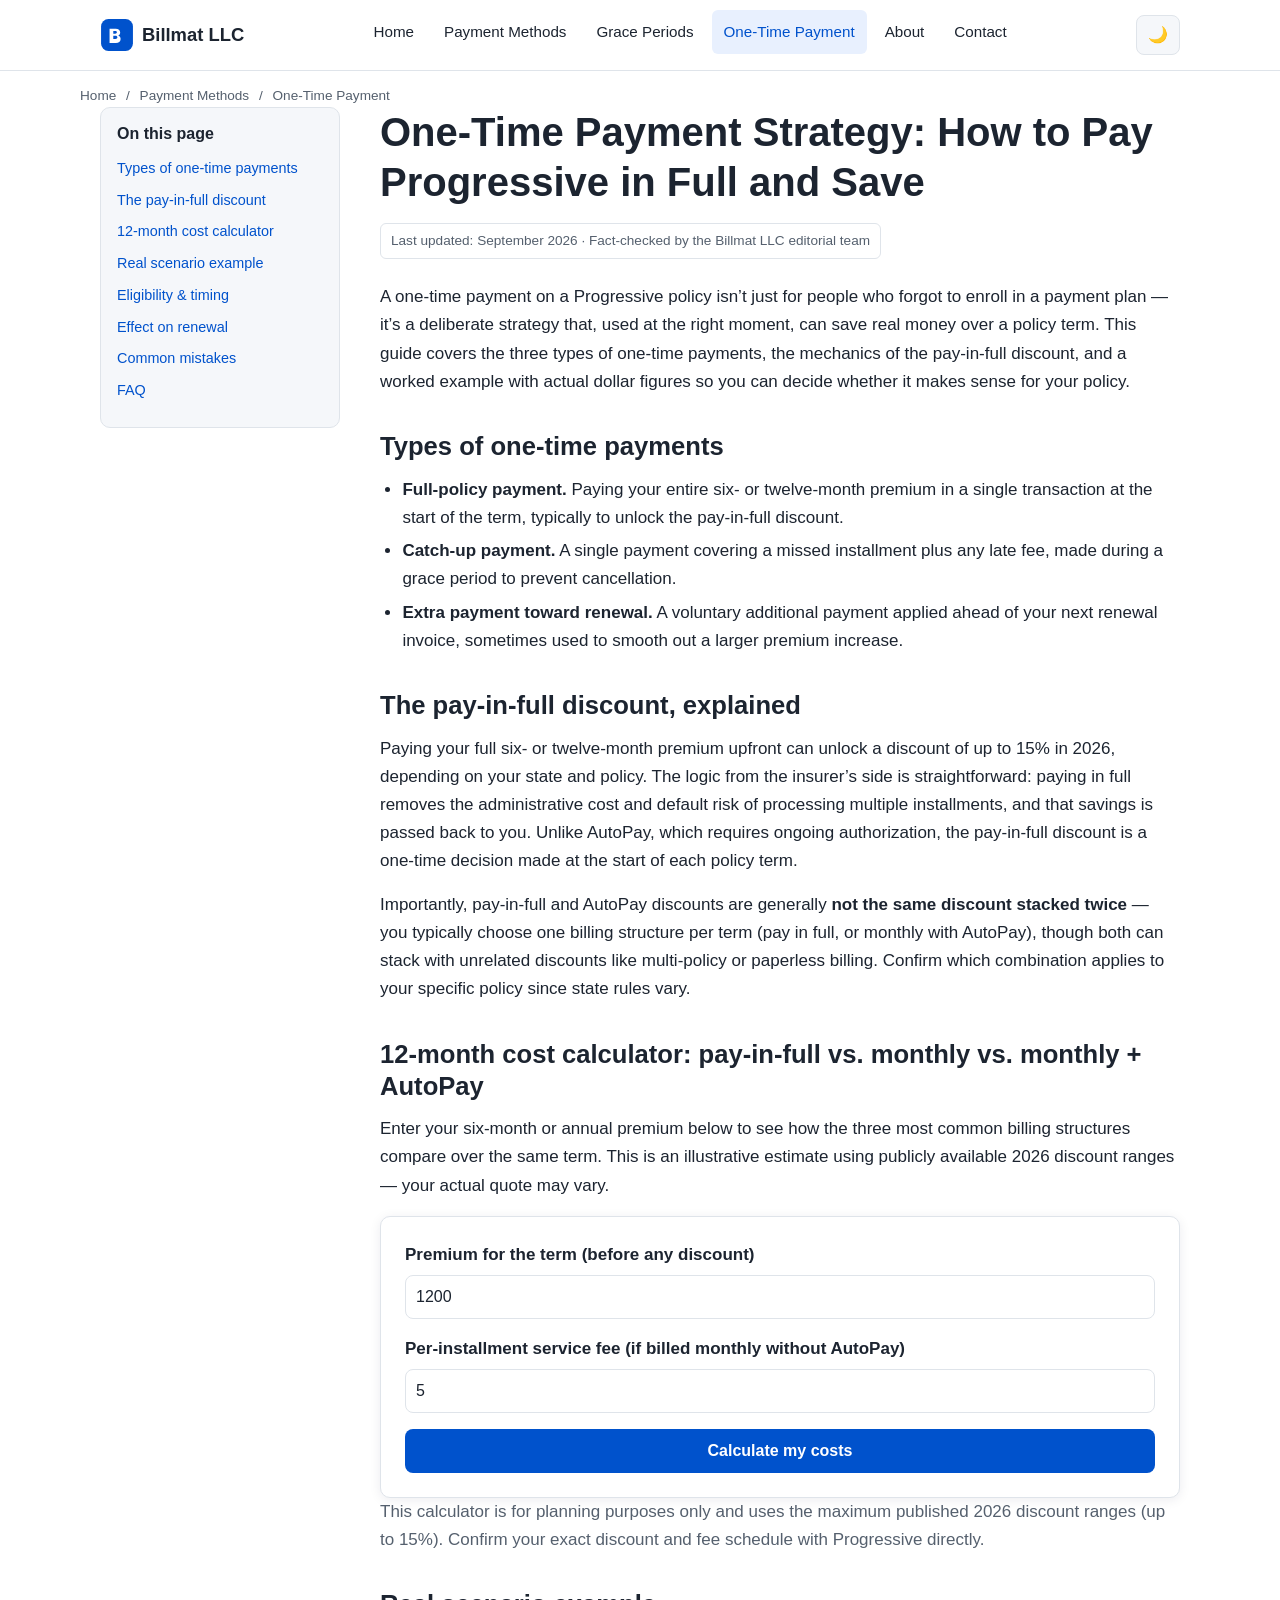
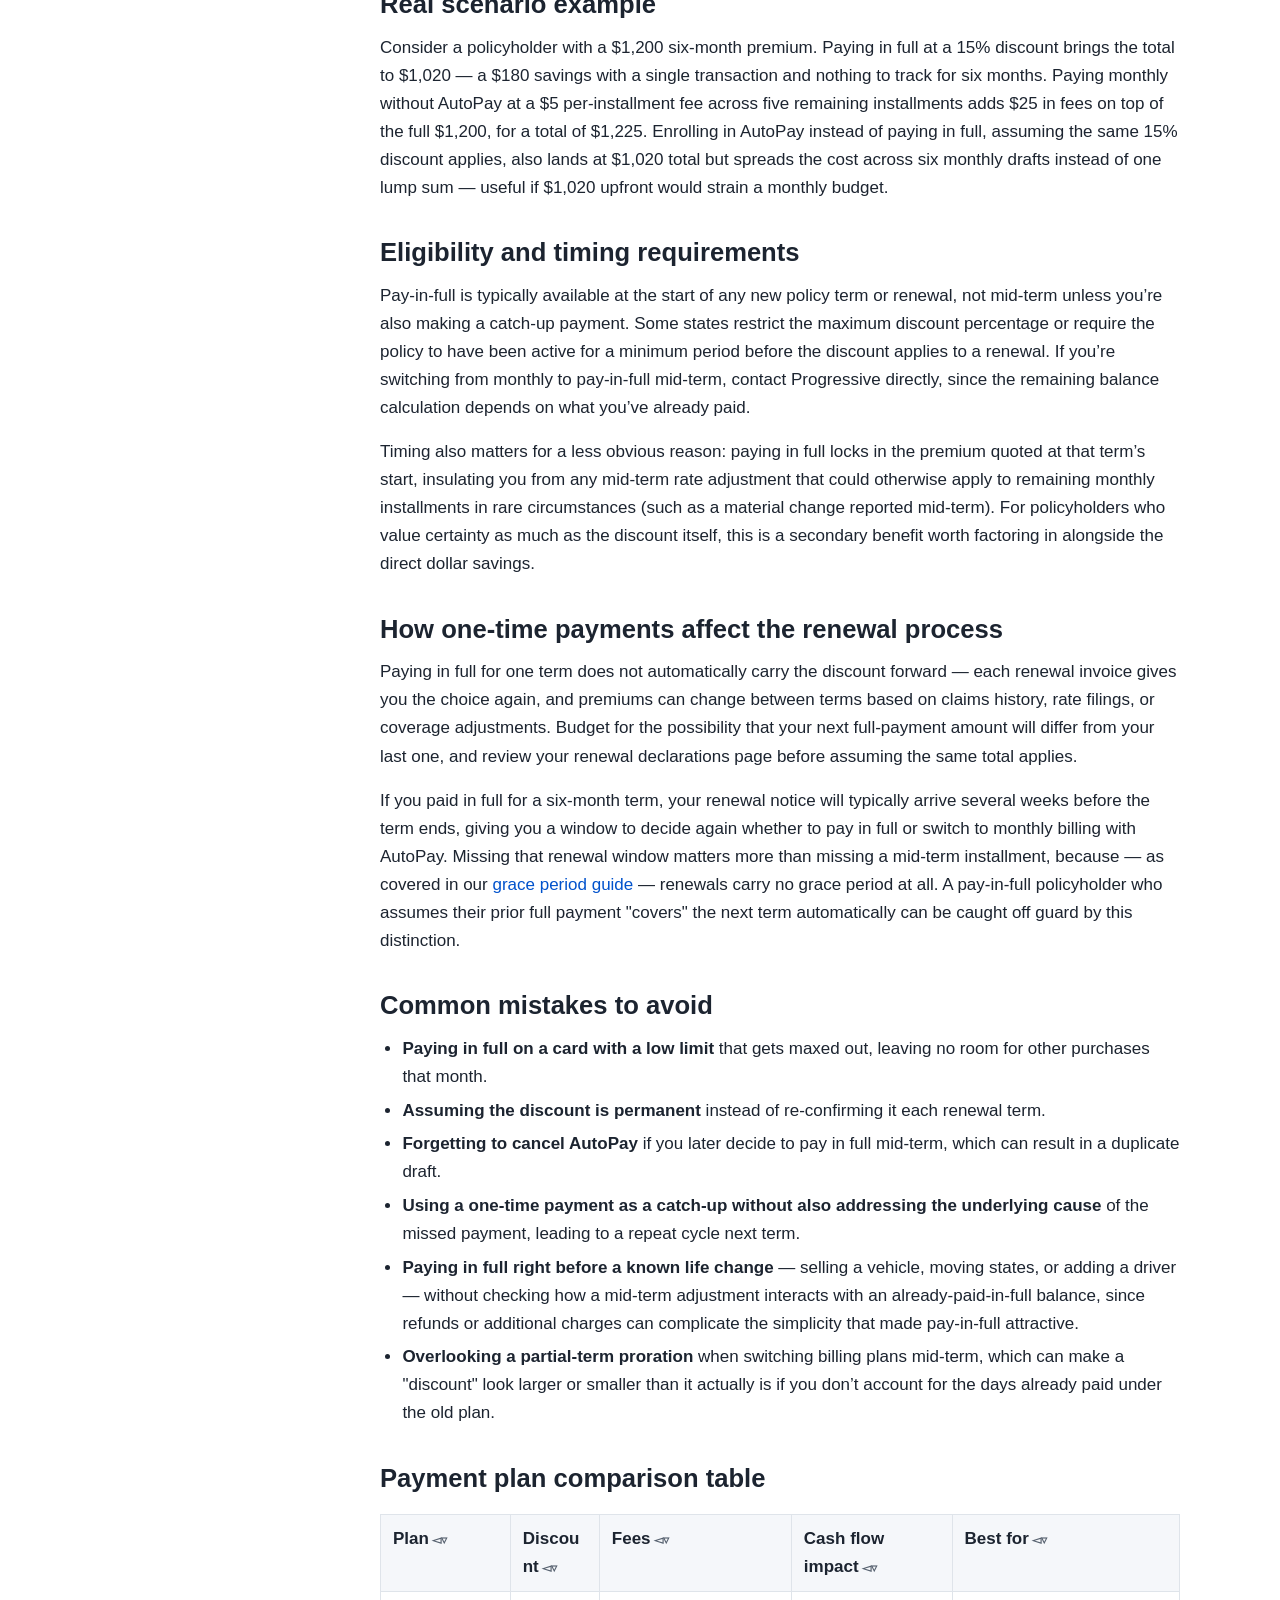
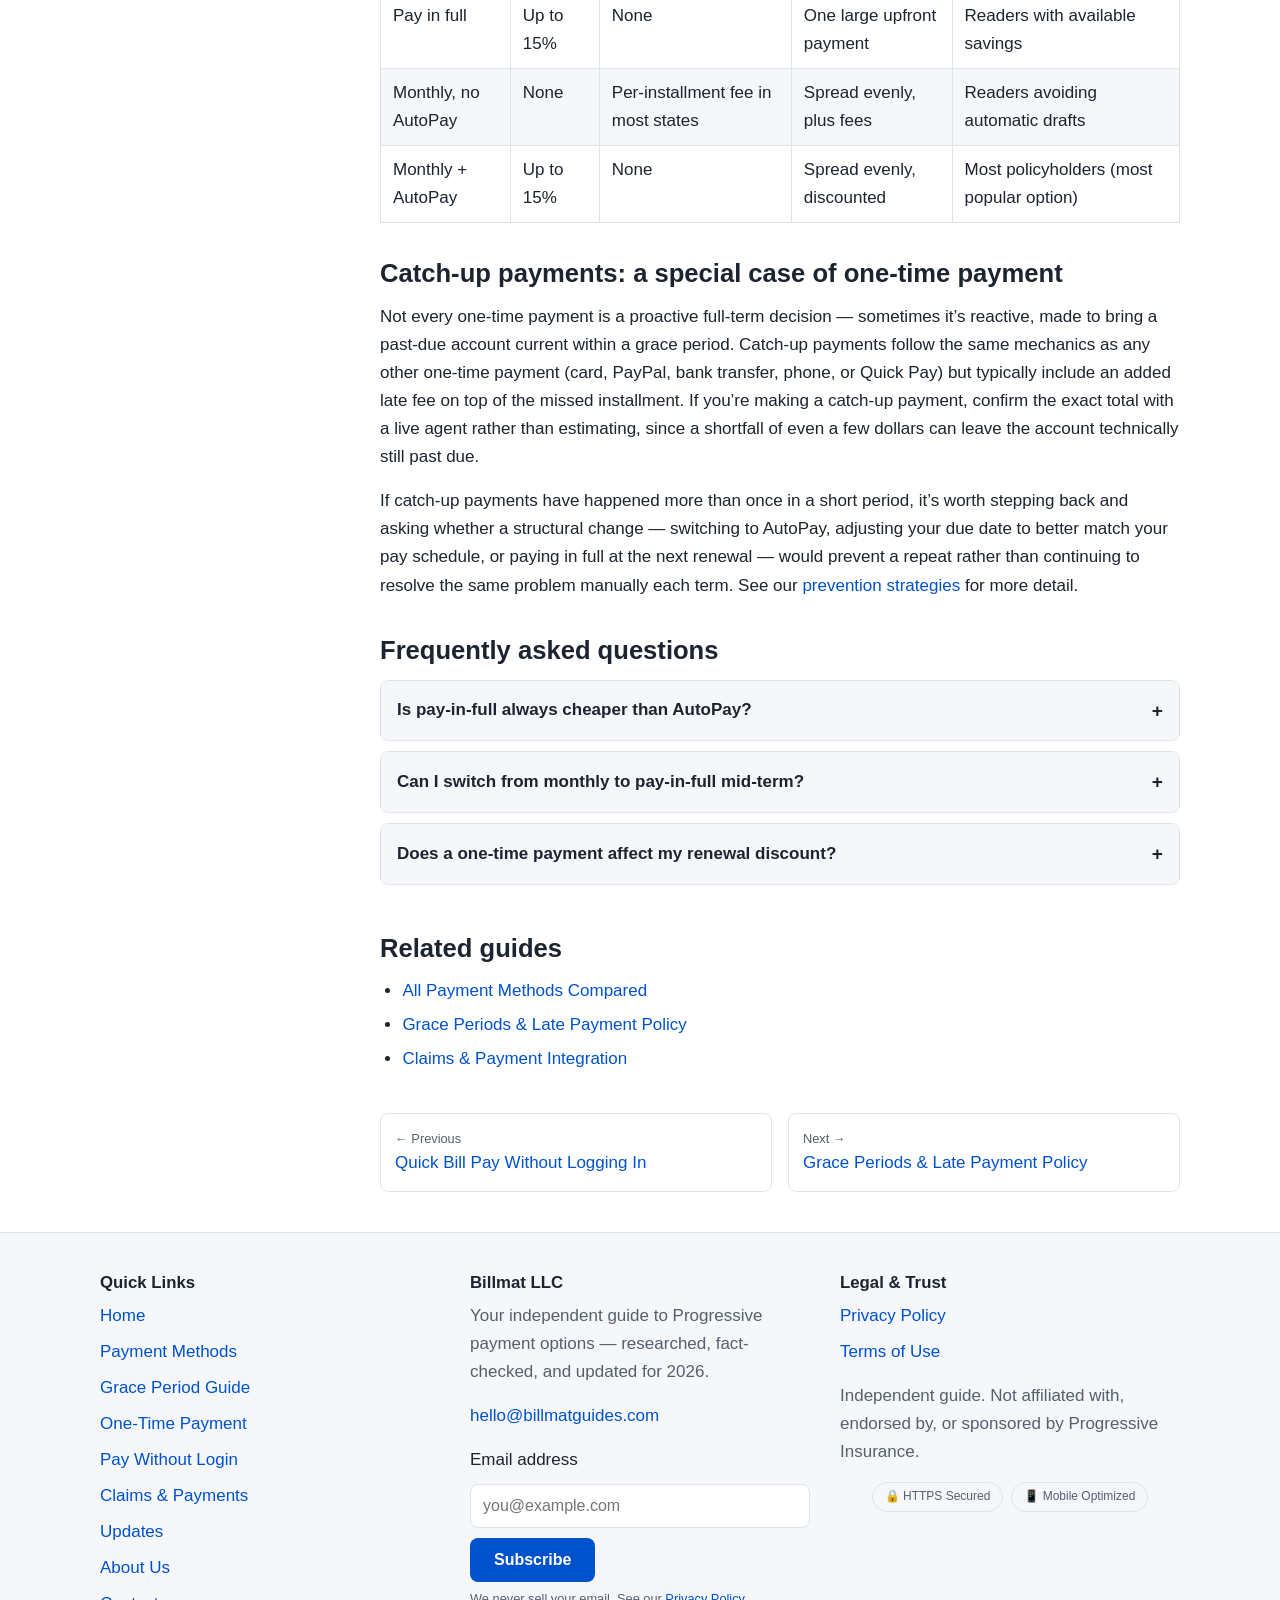
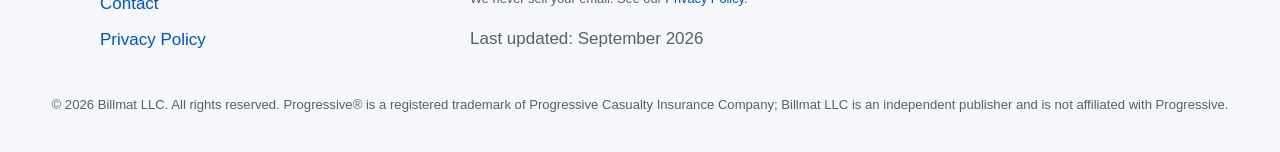
<file: one-time-payment.html>
<!doctype html>
<html lang="en">
<head>
  <meta charset="utf-8">
  <meta name="viewport" content="width=device-width, initial-scale=1">
  <title>One-Time Payment Strategy for Progressive Insurance | Billmat LLC</title>
  <meta name="description" content="Full guide to Progressive one-time payments: the pay-in-full discount, a 12-month cost calculator, real scenarios, and common mistakes to avoid.">
  <link rel="canonical" href="https://progressiveguide.github.io/progressivequickpay/one-time-payment.html">
  <link rel="icon" href="favicon.svg" type="image/svg+xml">
  <meta property="og:title" content="One-Time Payment Strategy for Progressive Insurance | Billmat LLC">
  <meta property="og:description" content="Full guide to Progressive one-time payments: the pay-in-full discount, a 12-month cost calculator, real scenarios, and common mistakes to avoid.">
  <meta property="og:type" content="website">
  <meta property="og:url" content="https://progressiveguide.github.io/progressivequickpay/one-time-payment.html">
  <meta name="twitter:card" content="summary">
  <link rel="stylesheet" href="css/style.css">
  <script type="application/ld+json">
{
  "@context": "https://schema.org",
  "@type": "BreadcrumbList",
  "itemListElement": [
    {"@type": "ListItem", "position": 1, "name": "Home", "item": "https://progressiveguide.github.io/progressivequickpay/"},
    {"@type": "ListItem", "position": 2, "name": "One-Time Payment", "item": "https://progressiveguide.github.io/progressivequickpay/one-time-payment.html"}
  ]
}
</script>
<script type="application/ld+json">
{
  "@context": "https://schema.org",
  "@type": "Article",
  "headline": "One-Time Payment Strategy Guide for Progressive Insurance",
  "datePublished": "2026-01-15",
  "dateModified": "2026-09-01",
  "author": {"@type": "Organization", "name": "Billmat LLC"}
}
</script>
</head>
<body><a class="skip-link" href="#main">Skip to main content</a>
  <header class="site-header">
    <div class="nav-wrap">
      <a class="brand" href="index.html">
        <img class="logo-mark" src="images/logo.svg" alt="Billmat LLC logo" width="34" height="34">
        Billmat LLC
      </a>
      <input type="checkbox" id="nav-toggle">
      <label for="nav-toggle" class="nav-toggle-label" aria-label="Toggle navigation"><span></span></label>
      <nav class="primary-nav" aria-label="Primary">
        <ul>
            <li><a href="index.html">Home</a></li>
            <li><a href="payment-methods.html">Payment Methods</a></li>
            <li><a href="grace-periods.html">Grace Periods</a></li>
            <li><a href="one-time-payment.html" aria-current="page">One-Time Payment</a></li>
            <li><a href="about-us.html">About</a></li>
            <li><a href="contact-us.html">Contact</a></li>
        </ul>
      </nav>
      <div class="nav-actions">
        <button id="theme-toggle" class="theme-toggle" aria-pressed="false" aria-label="Toggle dark mode">🌙</button>
      </div>
    </div>
  </header>
  <nav class="breadcrumbs container" aria-label="Breadcrumb">
    <a href="index.html">Home</a> <span class="sep">/</span> <a href="payment-methods.html">Payment Methods</a> <span class="sep">/</span> <span aria-current="page">One-Time Payment</span>
  </nav>
  <main id="main">
    <div class="container page-layout">
      <aside class="toc" aria-label="Table of contents">
        <h2>On this page</h2>
        <ul>
          <li><a href="#types">Types of one-time payments</a></li>
          <li><a href="#discount">The pay-in-full discount</a></li>
          <li><a href="#calculator">12-month cost calculator</a></li>
          <li><a href="#scenario">Real scenario example</a></li>
          <li><a href="#eligibility">Eligibility &amp; timing</a></li>
          <li><a href="#renewal">Effect on renewal</a></li>
          <li><a href="#mistakes">Common mistakes</a></li>
          <li><a href="#faq">FAQ</a></li>
        </ul>
      </aside>

      <article class="prose" style="max-width:none;">
        <h1>One-Time Payment Strategy: How to Pay Progressive in Full and Save</h1>
        <p class="last-updated">Last updated: September 2026 &middot; Fact-checked by the Billmat LLC editorial team</p>

        <p>A one-time payment on a Progressive policy isn&rsquo;t just for people who forgot to enroll in a payment plan &mdash; it&rsquo;s a deliberate strategy that, used at the right moment, can save real money over a policy term. This guide covers the three types of one-time payments, the mechanics of the pay-in-full discount, and a worked example with actual dollar figures so you can decide whether it makes sense for your policy.</p>

        <h2 id="types">Types of one-time payments</h2>
        <ul>
          <li><strong>Full-policy payment.</strong> Paying your entire six- or twelve-month premium in a single transaction at the start of the term, typically to unlock the pay-in-full discount.</li>
          <li><strong>Catch-up payment.</strong> A single payment covering a missed installment plus any late fee, made during a grace period to prevent cancellation.</li>
          <li><strong>Extra payment toward renewal.</strong> A voluntary additional payment applied ahead of your next renewal invoice, sometimes used to smooth out a larger premium increase.</li>
        </ul>

        <h2 id="discount">The pay-in-full discount, explained</h2>
        <p>Paying your full six- or twelve-month premium upfront can unlock a discount of up to 15% in 2026, depending on your state and policy. The logic from the insurer&rsquo;s side is straightforward: paying in full removes the administrative cost and default risk of processing multiple installments, and that savings is passed back to you. Unlike AutoPay, which requires ongoing authorization, the pay-in-full discount is a one-time decision made at the start of each policy term.</p>
        <p>Importantly, pay-in-full and AutoPay discounts are generally <strong>not the same discount stacked twice</strong> &mdash; you typically choose one billing structure per term (pay in full, or monthly with AutoPay), though both can stack with unrelated discounts like multi-policy or paperless billing. Confirm which combination applies to your specific policy since state rules vary.</p>

        <h2 id="calculator">12-month cost calculator: pay-in-full vs. monthly vs. monthly + AutoPay</h2>
        <p>Enter your six-month or annual premium below to see how the three most common billing structures compare over the same term. This is an illustrative estimate using publicly available 2026 discount ranges &mdash; your actual quote may vary.</p>
        <div class="calc-box">
          <form id="cost-calculator">
            <label for="calc-premium">Premium for the term (before any discount)</label>
            <input type="number" id="calc-premium" min="0" step="1" value="1200" required>
            <label for="calc-fee">Per-installment service fee (if billed monthly without AutoPay)</label>
            <input type="number" id="calc-fee" min="0" step="0.5" value="5">
            <button type="submit" class="btn btn-primary btn-block">Calculate my costs</button>
          </form>
          <div id="calc-results-wrap" class="calc-results" style="display:none;">
            <div class="result-card" id="result-full">
              <span class="badge" style="display:none;">Lowest cost</span>
              <div class="label">Pay in full</div>
              <div class="amount">$0.00</div>
              <div class="note text-muted">&nbsp;</div>
            </div>
            <div class="result-card" id="result-monthly">
              <span class="badge" style="display:none;">Lowest cost</span>
              <div class="label">Monthly, no AutoPay</div>
              <div class="amount">$0.00</div>
              <div class="note text-muted">&nbsp;</div>
            </div>
            <div class="result-card" id="result-autopay">
              <span class="badge" style="display:none;">Lowest cost</span>
              <div class="label">Monthly + AutoPay</div>
              <div class="amount">$0.00</div>
              <div class="note text-muted">&nbsp;</div>
            </div>
          </div>
        </div>
        <p class="text-muted">This calculator is for planning purposes only and uses the maximum published 2026 discount ranges (up to 15%). Confirm your exact discount and fee schedule with Progressive directly.</p>

        <h2 id="scenario">Real scenario example</h2>
        <p>Consider a policyholder with a $1,200 six-month premium. Paying in full at a 15% discount brings the total to $1,020 &mdash; a $180 savings with a single transaction and nothing to track for six months. Paying monthly without AutoPay at a $5 per-installment fee across five remaining installments adds $25 in fees on top of the full $1,200, for a total of $1,225. Enrolling in AutoPay instead of paying in full, assuming the same 15% discount applies, also lands at $1,020 total but spreads the cost across six monthly drafts instead of one lump sum &mdash; useful if $1,020 upfront would strain a monthly budget.</p>

        <h2 id="eligibility">Eligibility and timing requirements</h2>
        <p>Pay-in-full is typically available at the start of any new policy term or renewal, not mid-term unless you&rsquo;re also making a catch-up payment. Some states restrict the maximum discount percentage or require the policy to have been active for a minimum period before the discount applies to a renewal. If you&rsquo;re switching from monthly to pay-in-full mid-term, contact Progressive directly, since the remaining balance calculation depends on what you&rsquo;ve already paid.</p>
        <p>Timing also matters for a less obvious reason: paying in full locks in the premium quoted at that term&rsquo;s start, insulating you from any mid-term rate adjustment that could otherwise apply to remaining monthly installments in rare circumstances (such as a material change reported mid-term). For policyholders who value certainty as much as the discount itself, this is a secondary benefit worth factoring in alongside the direct dollar savings.</p>

        <h2 id="renewal">How one-time payments affect the renewal process</h2>
        <p>Paying in full for one term does not automatically carry the discount forward &mdash; each renewal invoice gives you the choice again, and premiums can change between terms based on claims history, rate filings, or coverage adjustments. Budget for the possibility that your next full-payment amount will differ from your last one, and review your renewal declarations page before assuming the same total applies.</p>
        <p>If you paid in full for a six-month term, your renewal notice will typically arrive several weeks before the term ends, giving you a window to decide again whether to pay in full or switch to monthly billing with AutoPay. Missing that renewal window matters more than missing a mid-term installment, because &mdash; as covered in our <a href="grace-periods.html#renewal">grace period guide</a> &mdash; renewals carry no grace period at all. A pay-in-full policyholder who assumes their prior full payment "covers" the next term automatically can be caught off guard by this distinction.</p>

        <h2 id="mistakes">Common mistakes to avoid</h2>
        <ul>
          <li><strong>Paying in full on a card with a low limit</strong> that gets maxed out, leaving no room for other purchases that month.</li>
          <li><strong>Assuming the discount is permanent</strong> instead of re-confirming it each renewal term.</li>
          <li><strong>Forgetting to cancel AutoPay</strong> if you later decide to pay in full mid-term, which can result in a duplicate draft.</li>
          <li><strong>Using a one-time payment as a catch-up without also addressing the underlying cause</strong> of the missed payment, leading to a repeat cycle next term.</li>
          <li><strong>Paying in full right before a known life change</strong> &mdash; selling a vehicle, moving states, or adding a driver &mdash; without checking how a mid-term adjustment interacts with an already-paid-in-full balance, since refunds or additional charges can complicate the simplicity that made pay-in-full attractive.</li>
          <li><strong>Overlooking a partial-term proration</strong> when switching billing plans mid-term, which can make a "discount" look larger or smaller than it actually is if you don&rsquo;t account for the days already paid under the old plan.</li>
        </ul>

        <h2>Payment plan comparison table</h2>
        <div class="table-wrap">
          <table data-sortable>
            <thead><tr><th>Plan</th><th>Discount</th><th>Fees</th><th>Cash flow impact</th><th>Best for</th></tr></thead>
            <tbody>
              <tr><td>Pay in full</td><td>Up to 15%</td><td>None</td><td>One large upfront payment</td><td>Readers with available savings</td></tr>
              <tr><td>Monthly, no AutoPay</td><td>None</td><td>Per-installment fee in most states</td><td>Spread evenly, plus fees</td><td>Readers avoiding automatic drafts</td></tr>
              <tr><td>Monthly + AutoPay</td><td>Up to 15%</td><td>None</td><td>Spread evenly, discounted</td><td>Most policyholders (most popular option)</td></tr>
            </tbody>
          </table>
        </div>

        <h2>Catch-up payments: a special case of one-time payment</h2>
        <p>Not every one-time payment is a proactive full-term decision &mdash; sometimes it&rsquo;s reactive, made to bring a past-due account current within a grace period. Catch-up payments follow the same mechanics as any other one-time payment (card, PayPal, bank transfer, phone, or Quick Pay) but typically include an added late fee on top of the missed installment. If you&rsquo;re making a catch-up payment, confirm the exact total with a live agent rather than estimating, since a shortfall of even a few dollars can leave the account technically still past due.</p>
        <p>If catch-up payments have happened more than once in a short period, it&rsquo;s worth stepping back and asking whether a structural change &mdash; switching to AutoPay, adjusting your due date to better match your pay schedule, or paying in full at the next renewal &mdash; would prevent a repeat rather than continuing to resolve the same problem manually each term. See our <a href="grace-periods.html#prevention">prevention strategies</a> for more detail.</p>

        <h2 id="faq">Frequently asked questions</h2>
        <div class="faq-accordion">
          <details class="accordion-item">
            <summary>Is pay-in-full always cheaper than AutoPay?</summary>
            <div class="accordion-body"><p>Not necessarily &mdash; both can offer the same maximum discount (up to 15% in 2026). The real difference is cash flow: pay-in-full requires one large payment, while AutoPay spreads the discounted amount across the term.</p></div>
          </details>
          <details class="accordion-item">
            <summary>Can I switch from monthly to pay-in-full mid-term?</summary>
            <div class="accordion-body"><p>Often yes, by contacting Progressive directly to calculate the remaining balance and any adjusted discount. Timing and eligibility vary by state.</p></div>
          </details>
          <details class="accordion-item">
            <summary>Does a one-time payment affect my renewal discount?</summary>
            <div class="accordion-body"><p>No single payment guarantees a future discount &mdash; each renewal term requires you to choose your billing structure again, and your premium may change based on updated rating factors.</p></div>
          </details>
        </div>

        <div class="related-articles">
          <h2>Related guides</h2>
          <ul>
            <li><a href="payment-methods.html">All Payment Methods Compared</a></li>
            <li><a href="grace-periods.html">Grace Periods &amp; Late Payment Policy</a></li>
            <li><a href="claims-and-payments.html">Claims &amp; Payment Integration</a></li>
          </ul>
        </div>

        <div class="prev-next">
          <a href="pay-without-login.html"><span class="dir">&larr; Previous</span> Quick Bill Pay Without Logging In</a>
          <a href="grace-periods.html"><span class="dir">Next &rarr;</span> Grace Periods &amp; Late Payment Policy</a>
        </div>
      </article>
    </div>
  </main>
  <footer class="site-footer">
    <div class="footer-grid">
      <div>
        <h4>Quick Links</h4>
        <ul>
          <li><a href="index.html">Home</a></li>
          <li><a href="payment-methods.html">Payment Methods</a></li>
          <li><a href="grace-periods.html">Grace Period Guide</a></li>
          <li><a href="one-time-payment.html">One-Time Payment</a></li>
          <li><a href="pay-without-login.html">Pay Without Login</a></li>
          <li><a href="claims-and-payments.html">Claims &amp; Payments</a></li>
          <li><a href="updates.html">Updates</a></li>
          <li><a href="about-us.html">About Us</a></li>
          <li><a href="contact-us.html">Contact</a></li>
          <li><a href="privacy-policy.html">Privacy Policy</a></li>
        </ul>
      </div>
      <div>
        <h4>Billmat LLC</h4>
        <p class="text-muted">Your independent guide to Progressive payment options — researched, fact-checked, and updated for 2026.</p>
        <p><a href="mailto:hello@billmatguides.com">hello@billmatguides.com</a></p>
        <form class="newsletter-form" data-noop-form aria-label="Newsletter signup">
          <label class="visually-hidden" for="footer-email">Email address</label>
          <input type="email" id="footer-email" name="email" placeholder="you@example.com" required>
          <button type="submit" class="btn btn-primary">Subscribe</button>
          <p class="form-success" role="status">Thanks — check your inbox to confirm your subscription.</p>
        </form>
        <p class="form-note">We never sell your email. See our <a href="privacy-policy.html">Privacy Policy</a>.</p>
        <p class="text-muted" style="margin-top:10px;">Last updated: September 2026</p>
      </div>
      <div>
        <h4>Legal &amp; Trust</h4>
        <ul>
          <li><a href="privacy-policy.html">Privacy Policy</a></li>
          <li><a href="privacy-policy.html#terms">Terms of Use</a></li>
        </ul>
        <p class="text-muted">Independent guide. Not affiliated with, endorsed by, or sponsored by Progressive Insurance.</p>
        <div class="badges">
          <span class="badge-pill">🔒 HTTPS Secured</span>
          <span class="badge-pill">📱 Mobile Optimized</span>
        </div>
      </div>
    </div>
    <p class="footer-bottom">© <span data-current-year>2026</span> Billmat LLC. All rights reserved. Progressive® is a registered trademark of Progressive Casualty Insurance Company; Billmat LLC is an independent publisher and is not affiliated with Progressive.</p>
  </footer>
  <button id="back-to-top" aria-label="Back to top">↑</button>
  <script src="js/main.js"></script>
</body>
</html>
</file>
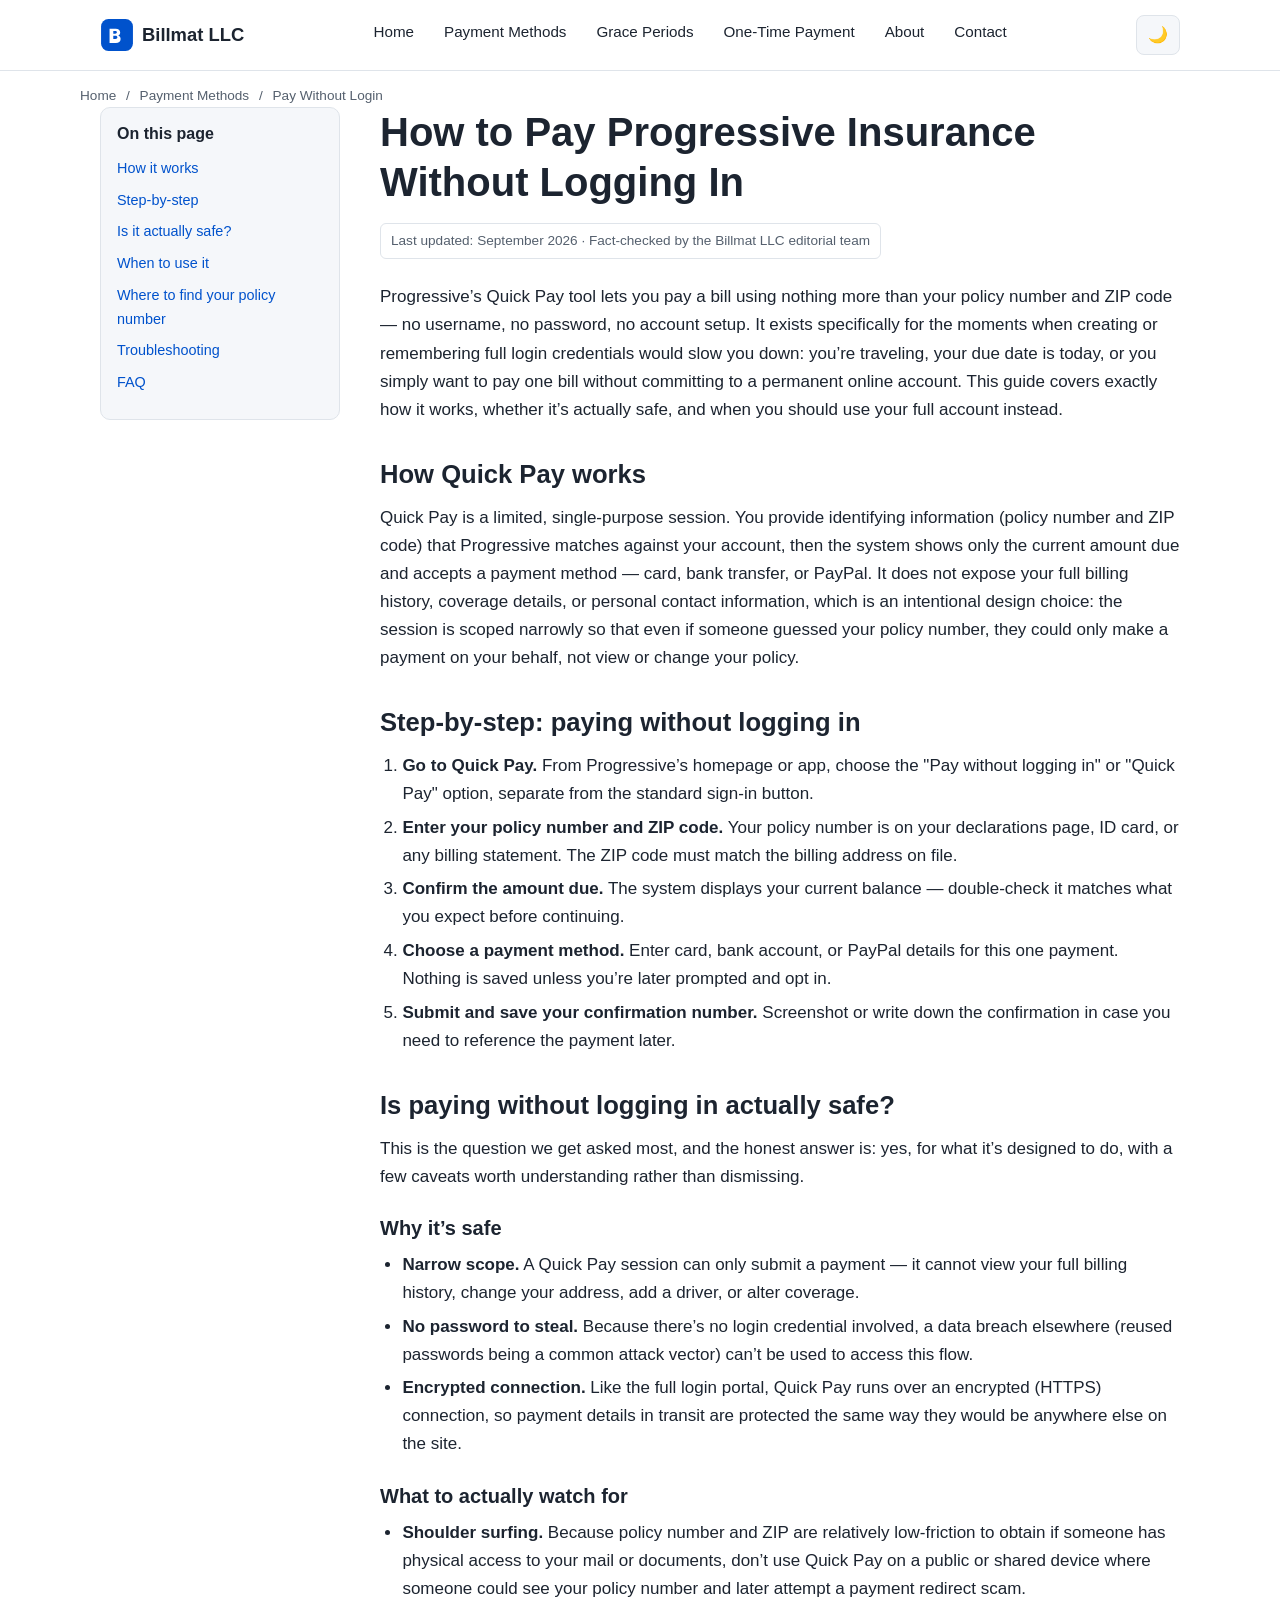
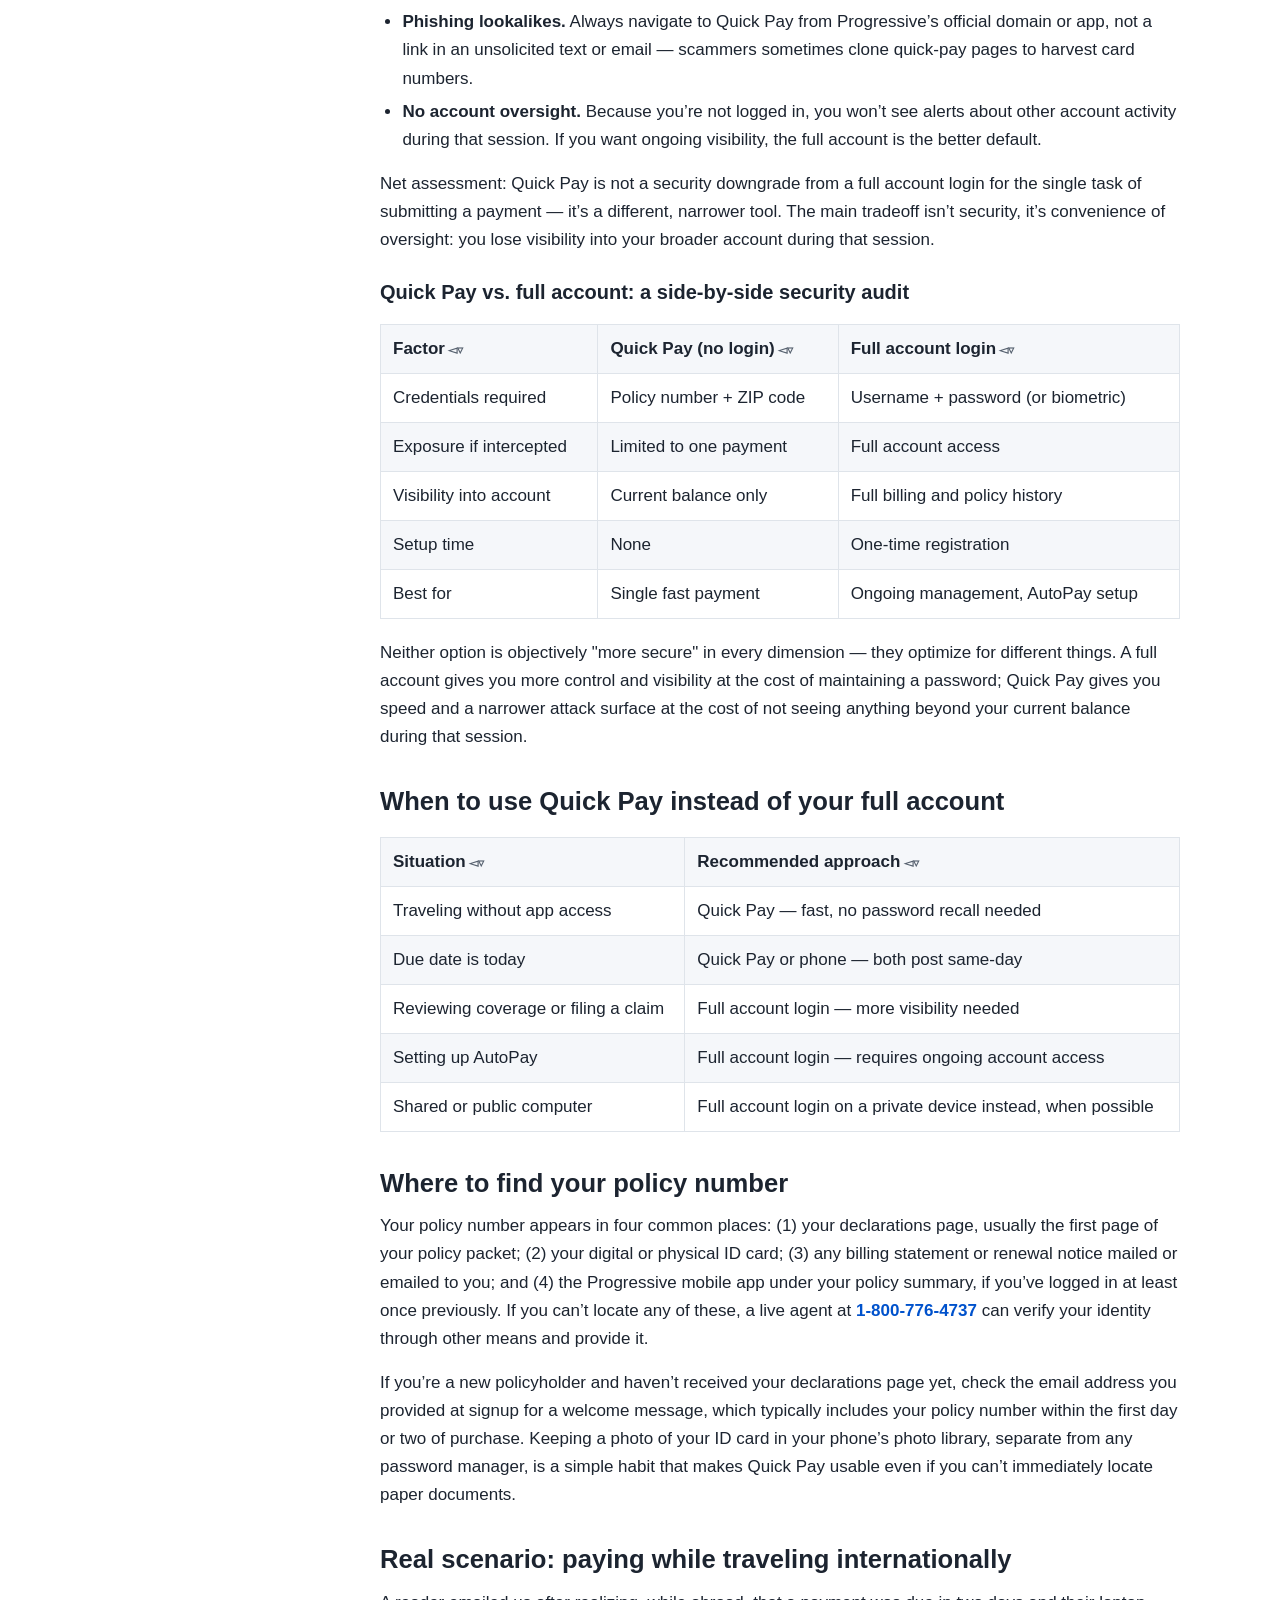
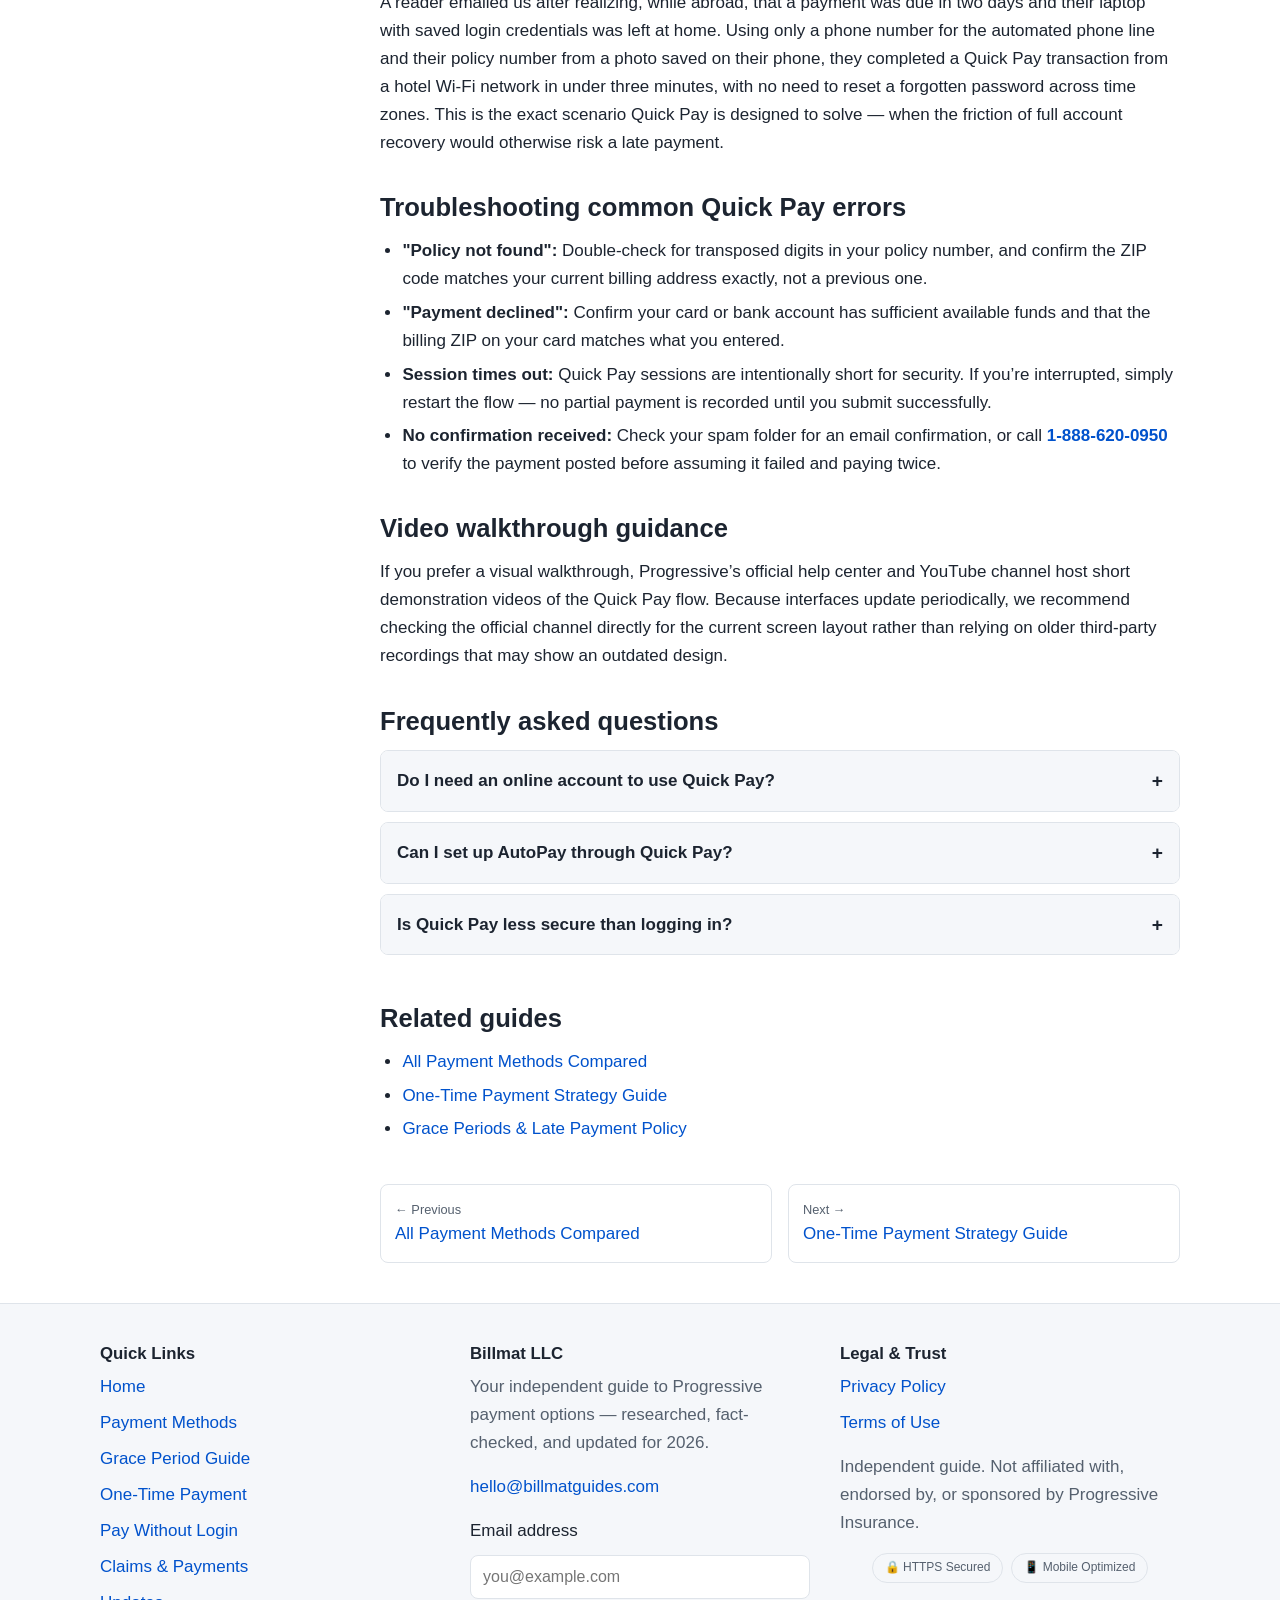
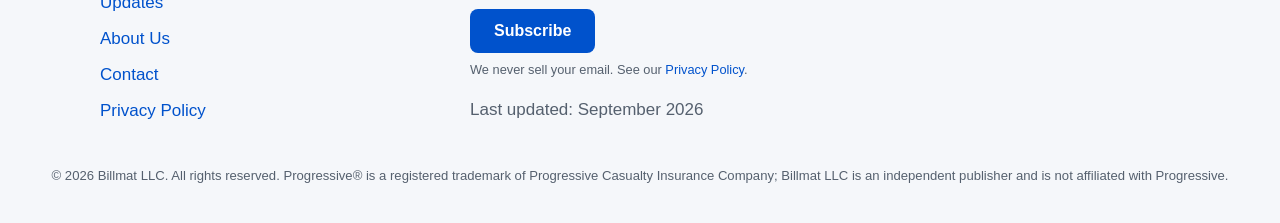
<file: pay-without-login.html>
<!doctype html>
<html lang="en">
<head>
  <meta charset="utf-8">
  <meta name="viewport" content="width=device-width, initial-scale=1">
  <title>How to Pay Progressive Insurance Without Logging In | Billmat LLC</title>
  <meta name="description" content="Step-by-step guide to Progressive Quick Pay: how to pay without an account, whether it is safe, and when to use it instead of logging in.">
  <link rel="canonical" href="https://progressiveguide.github.io/progressivequickpay/pay-without-login.html">
  <link rel="icon" href="favicon.svg" type="image/svg+xml">
  <meta property="og:title" content="How to Pay Progressive Insurance Without Logging In | Billmat LLC">
  <meta property="og:description" content="Step-by-step guide to Progressive Quick Pay: how to pay without an account, whether it is safe, and when to use it instead of logging in.">
  <meta property="og:type" content="website">
  <meta property="og:url" content="https://progressiveguide.github.io/progressivequickpay/pay-without-login.html">
  <meta name="twitter:card" content="summary">
  <link rel="stylesheet" href="css/style.css">
  <script type="application/ld+json">
{
  "@context": "https://schema.org",
  "@type": "HowTo",
  "name": "How to pay Progressive Insurance without logging in",
  "step": [
    {"@type": "HowToStep", "name": "Go to the Quick Pay page", "text": "Visit Progressive's Quick Pay tool from the homepage or app without signing in."},
    {"@type": "HowToStep", "name": "Enter your policy number and ZIP code", "text": "Locate your policy number on your declarations page or ID card, then enter it with your billing ZIP code."},
    {"@type": "HowToStep", "name": "Confirm your bill amount", "text": "Review the amount due displayed by the system before proceeding."},
    {"@type": "HowToStep", "name": "Enter payment details", "text": "Provide a card, bank account, or PayPal to fund the one-time payment."},
    {"@type": "HowToStep", "name": "Submit and save confirmation", "text": "Submit the payment and save or screenshot the confirmation number for your records."}
  ]
}
</script>
<script type="application/ld+json">
{
  "@context": "https://schema.org",
  "@type": "BreadcrumbList",
  "itemListElement": [
    {"@type": "ListItem", "position": 1, "name": "Home", "item": "https://progressiveguide.github.io/progressivequickpay/"},
    {"@type": "ListItem", "position": 2, "name": "Payment Methods", "item": "https://progressiveguide.github.io/progressivequickpay/payment-methods.html"},
    {"@type": "ListItem", "position": 3, "name": "Pay Without Login", "item": "https://progressiveguide.github.io/progressivequickpay/pay-without-login.html"}
  ]
}
</script>
</head>
<body><a class="skip-link" href="#main">Skip to main content</a>
  <header class="site-header">
    <div class="nav-wrap">
      <a class="brand" href="index.html">
        <img class="logo-mark" src="images/logo.svg" alt="Billmat LLC logo" width="34" height="34">
        Billmat LLC
      </a>
      <input type="checkbox" id="nav-toggle">
      <label for="nav-toggle" class="nav-toggle-label" aria-label="Toggle navigation"><span></span></label>
      <nav class="primary-nav" aria-label="Primary">
        <ul>
            <li><a href="index.html">Home</a></li>
            <li><a href="payment-methods.html">Payment Methods</a></li>
            <li><a href="grace-periods.html">Grace Periods</a></li>
            <li><a href="one-time-payment.html">One-Time Payment</a></li>
            <li><a href="about-us.html">About</a></li>
            <li><a href="contact-us.html">Contact</a></li>
        </ul>
      </nav>
      <div class="nav-actions">
        <button id="theme-toggle" class="theme-toggle" aria-pressed="false" aria-label="Toggle dark mode">🌙</button>
      </div>
    </div>
  </header>
  <nav class="breadcrumbs container" aria-label="Breadcrumb">
    <a href="index.html">Home</a> <span class="sep">/</span> <a href="payment-methods.html">Payment Methods</a> <span class="sep">/</span> <span aria-current="page">Pay Without Login</span>
  </nav>
  <main id="main">
    <div class="container page-layout">
      <aside class="toc" aria-label="Table of contents">
        <h2>On this page</h2>
        <ul>
          <li><a href="#how-it-works">How it works</a></li>
          <li><a href="#steps">Step-by-step</a></li>
          <li><a href="#security">Is it actually safe?</a></li>
          <li><a href="#when-to-use">When to use it</a></li>
          <li><a href="#find-policy">Where to find your policy number</a></li>
          <li><a href="#troubleshooting">Troubleshooting</a></li>
          <li><a href="#faq">FAQ</a></li>
        </ul>
      </aside>

      <article class="prose" style="max-width:none;">
        <h1>How to Pay Progressive Insurance Without Logging In</h1>
        <p class="last-updated">Last updated: September 2026 &middot; Fact-checked by the Billmat LLC editorial team</p>

        <p>Progressive&rsquo;s Quick Pay tool lets you pay a bill using nothing more than your policy number and ZIP code &mdash; no username, no password, no account setup. It exists specifically for the moments when creating or remembering full login credentials would slow you down: you&rsquo;re traveling, your due date is today, or you simply want to pay one bill without committing to a permanent online account. This guide covers exactly how it works, whether it&rsquo;s actually safe, and when you should use your full account instead.</p>

        <h2 id="how-it-works">How Quick Pay works</h2>
        <p>Quick Pay is a limited, single-purpose session. You provide identifying information (policy number and ZIP code) that Progressive matches against your account, then the system shows only the current amount due and accepts a payment method &mdash; card, bank transfer, or PayPal. It does not expose your full billing history, coverage details, or personal contact information, which is an intentional design choice: the session is scoped narrowly so that even if someone guessed your policy number, they could only make a payment on your behalf, not view or change your policy.</p>

        <h2 id="steps">Step-by-step: paying without logging in</h2>
        <ol>
          <li><strong>Go to Quick Pay.</strong> From Progressive&rsquo;s homepage or app, choose the "Pay without logging in" or "Quick Pay" option, separate from the standard sign-in button.</li>
          <li><strong>Enter your policy number and ZIP code.</strong> Your policy number is on your declarations page, ID card, or any billing statement. The ZIP code must match the billing address on file.</li>
          <li><strong>Confirm the amount due.</strong> The system displays your current balance &mdash; double-check it matches what you expect before continuing.</li>
          <li><strong>Choose a payment method.</strong> Enter card, bank account, or PayPal details for this one payment. Nothing is saved unless you&rsquo;re later prompted and opt in.</li>
          <li><strong>Submit and save your confirmation number.</strong> Screenshot or write down the confirmation in case you need to reference the payment later.</li>
        </ol>

        <h2 id="security">Is paying without logging in actually safe?</h2>
        <p>This is the question we get asked most, and the honest answer is: yes, for what it&rsquo;s designed to do, with a few caveats worth understanding rather than dismissing.</p>
        <h3>Why it&rsquo;s safe</h3>
        <ul>
          <li><strong>Narrow scope.</strong> A Quick Pay session can only submit a payment &mdash; it cannot view your full billing history, change your address, add a driver, or alter coverage.</li>
          <li><strong>No password to steal.</strong> Because there&rsquo;s no login credential involved, a data breach elsewhere (reused passwords being a common attack vector) can&rsquo;t be used to access this flow.</li>
          <li><strong>Encrypted connection.</strong> Like the full login portal, Quick Pay runs over an encrypted (HTTPS) connection, so payment details in transit are protected the same way they would be anywhere else on the site.</li>
        </ul>
        <h3>What to actually watch for</h3>
        <ul>
          <li><strong>Shoulder surfing.</strong> Because policy number and ZIP are relatively low-friction to obtain if someone has physical access to your mail or documents, don&rsquo;t use Quick Pay on a public or shared device where someone could see your policy number and later attempt a payment redirect scam.</li>
          <li><strong>Phishing lookalikes.</strong> Always navigate to Quick Pay from Progressive&rsquo;s official domain or app, not a link in an unsolicited text or email &mdash; scammers sometimes clone quick-pay pages to harvest card numbers.</li>
          <li><strong>No account oversight.</strong> Because you&rsquo;re not logged in, you won&rsquo;t see alerts about other account activity during that session. If you want ongoing visibility, the full account is the better default.</li>
        </ul>
        <p>Net assessment: Quick Pay is not a security downgrade from a full account login for the single task of submitting a payment &mdash; it&rsquo;s a different, narrower tool. The main tradeoff isn&rsquo;t security, it&rsquo;s convenience of oversight: you lose visibility into your broader account during that session.</p>

        <h3>Quick Pay vs. full account: a side-by-side security audit</h3>
        <div class="table-wrap">
          <table data-sortable>
            <thead><tr><th>Factor</th><th>Quick Pay (no login)</th><th>Full account login</th></tr></thead>
            <tbody>
              <tr><td>Credentials required</td><td>Policy number + ZIP code</td><td>Username + password (or biometric)</td></tr>
              <tr><td>Exposure if intercepted</td><td>Limited to one payment</td><td>Full account access</td></tr>
              <tr><td>Visibility into account</td><td>Current balance only</td><td>Full billing and policy history</td></tr>
              <tr><td>Setup time</td><td>None</td><td>One-time registration</td></tr>
              <tr><td>Best for</td><td>Single fast payment</td><td>Ongoing management, AutoPay setup</td></tr>
            </tbody>
          </table>
        </div>
        <p>Neither option is objectively "more secure" in every dimension &mdash; they optimize for different things. A full account gives you more control and visibility at the cost of maintaining a password; Quick Pay gives you speed and a narrower attack surface at the cost of not seeing anything beyond your current balance during that session.</p>

        <h2 id="when-to-use">When to use Quick Pay instead of your full account</h2>
        <div class="table-wrap">
          <table data-sortable>
            <thead><tr><th>Situation</th><th>Recommended approach</th></tr></thead>
            <tbody>
              <tr><td>Traveling without app access</td><td>Quick Pay &mdash; fast, no password recall needed</td></tr>
              <tr><td>Due date is today</td><td>Quick Pay or phone &mdash; both post same-day</td></tr>
              <tr><td>Reviewing coverage or filing a claim</td><td>Full account login &mdash; more visibility needed</td></tr>
              <tr><td>Setting up AutoPay</td><td>Full account login &mdash; requires ongoing account access</td></tr>
              <tr><td>Shared or public computer</td><td>Full account login on a private device instead, when possible</td></tr>
            </tbody>
          </table>
        </div>

        <h2 id="find-policy">Where to find your policy number</h2>
        <p>Your policy number appears in four common places: (1) your declarations page, usually the first page of your policy packet; (2) your digital or physical ID card; (3) any billing statement or renewal notice mailed or emailed to you; and (4) the Progressive mobile app under your policy summary, if you&rsquo;ve logged in at least once previously. If you can&rsquo;t locate any of these, a live agent at <span class="phone-cta">1-800-776-4737</span> can verify your identity through other means and provide it.</p>
        <p>If you&rsquo;re a new policyholder and haven&rsquo;t received your declarations page yet, check the email address you provided at signup for a welcome message, which typically includes your policy number within the first day or two of purchase. Keeping a photo of your ID card in your phone&rsquo;s photo library, separate from any password manager, is a simple habit that makes Quick Pay usable even if you can&rsquo;t immediately locate paper documents.</p>

        <h2>Real scenario: paying while traveling internationally</h2>
        <p>A reader emailed us after realizing, while abroad, that a payment was due in two days and their laptop with saved login credentials was left at home. Using only a phone number for the automated phone line and their policy number from a photo saved on their phone, they completed a Quick Pay transaction from a hotel Wi-Fi network in under three minutes, with no need to reset a forgotten password across time zones. This is the exact scenario Quick Pay is designed to solve &mdash; when the friction of full account recovery would otherwise risk a late payment.</p>

        <h2 id="troubleshooting">Troubleshooting common Quick Pay errors</h2>
        <ul>
          <li><strong>"Policy not found":</strong> Double-check for transposed digits in your policy number, and confirm the ZIP code matches your current billing address exactly, not a previous one.</li>
          <li><strong>"Payment declined":</strong> Confirm your card or bank account has sufficient available funds and that the billing ZIP on your card matches what you entered.</li>
          <li><strong>Session times out:</strong> Quick Pay sessions are intentionally short for security. If you&rsquo;re interrupted, simply restart the flow &mdash; no partial payment is recorded until you submit successfully.</li>
          <li><strong>No confirmation received:</strong> Check your spam folder for an email confirmation, or call <span class="phone-cta">1-888-620-0950</span> to verify the payment posted before assuming it failed and paying twice.</li>
        </ul>

        <h2>Video walkthrough guidance</h2>
        <p>If you prefer a visual walkthrough, Progressive&rsquo;s official help center and YouTube channel host short demonstration videos of the Quick Pay flow. Because interfaces update periodically, we recommend checking the official channel directly for the current screen layout rather than relying on older third-party recordings that may show an outdated design.</p>

        <h2 id="faq">Frequently asked questions</h2>
        <div class="faq-accordion">
          <details class="accordion-item">
            <summary>Do I need an online account to use Quick Pay?</summary>
            <div class="accordion-body"><p>No. Quick Pay is designed specifically for people who don&rsquo;t have, or don&rsquo;t want to use, a full online account for a single payment.</p></div>
          </details>
          <details class="accordion-item">
            <summary>Can I set up AutoPay through Quick Pay?</summary>
            <div class="accordion-body"><p>No. Enrolling in recurring AutoPay requires logging into your full account since it involves ongoing authorization, not a one-time transaction. See our <a href="payment-methods.html#autopay">AutoPay guide</a> for setup steps.</p></div>
          </details>
          <details class="accordion-item">
            <summary>Is Quick Pay less secure than logging in?</summary>
            <div class="accordion-body"><p>Not inherently. It's a narrower-scope session that can only submit a payment, which limits what an attacker could do even with your policy number, though you should still avoid using it on shared devices.</p></div>
          </details>
        </div>

        <div class="related-articles">
          <h2>Related guides</h2>
          <ul>
            <li><a href="payment-methods.html">All Payment Methods Compared</a></li>
            <li><a href="one-time-payment.html">One-Time Payment Strategy Guide</a></li>
            <li><a href="grace-periods.html">Grace Periods &amp; Late Payment Policy</a></li>
          </ul>
        </div>

        <div class="prev-next">
          <a href="payment-methods.html"><span class="dir">&larr; Previous</span> All Payment Methods Compared</a>
          <a href="one-time-payment.html"><span class="dir">Next &rarr;</span> One-Time Payment Strategy Guide</a>
        </div>
      </article>
    </div>
  </main>
  <footer class="site-footer">
    <div class="footer-grid">
      <div>
        <h4>Quick Links</h4>
        <ul>
          <li><a href="index.html">Home</a></li>
          <li><a href="payment-methods.html">Payment Methods</a></li>
          <li><a href="grace-periods.html">Grace Period Guide</a></li>
          <li><a href="one-time-payment.html">One-Time Payment</a></li>
          <li><a href="pay-without-login.html">Pay Without Login</a></li>
          <li><a href="claims-and-payments.html">Claims &amp; Payments</a></li>
          <li><a href="updates.html">Updates</a></li>
          <li><a href="about-us.html">About Us</a></li>
          <li><a href="contact-us.html">Contact</a></li>
          <li><a href="privacy-policy.html">Privacy Policy</a></li>
        </ul>
      </div>
      <div>
        <h4>Billmat LLC</h4>
        <p class="text-muted">Your independent guide to Progressive payment options — researched, fact-checked, and updated for 2026.</p>
        <p><a href="mailto:hello@billmatguides.com">hello@billmatguides.com</a></p>
        <form class="newsletter-form" data-noop-form aria-label="Newsletter signup">
          <label class="visually-hidden" for="footer-email">Email address</label>
          <input type="email" id="footer-email" name="email" placeholder="you@example.com" required>
          <button type="submit" class="btn btn-primary">Subscribe</button>
          <p class="form-success" role="status">Thanks — check your inbox to confirm your subscription.</p>
        </form>
        <p class="form-note">We never sell your email. See our <a href="privacy-policy.html">Privacy Policy</a>.</p>
        <p class="text-muted" style="margin-top:10px;">Last updated: September 2026</p>
      </div>
      <div>
        <h4>Legal &amp; Trust</h4>
        <ul>
          <li><a href="privacy-policy.html">Privacy Policy</a></li>
          <li><a href="privacy-policy.html#terms">Terms of Use</a></li>
        </ul>
        <p class="text-muted">Independent guide. Not affiliated with, endorsed by, or sponsored by Progressive Insurance.</p>
        <div class="badges">
          <span class="badge-pill">🔒 HTTPS Secured</span>
          <span class="badge-pill">📱 Mobile Optimized</span>
        </div>
      </div>
    </div>
    <p class="footer-bottom">© <span data-current-year>2026</span> Billmat LLC. All rights reserved. Progressive® is a registered trademark of Progressive Casualty Insurance Company; Billmat LLC is an independent publisher and is not affiliated with Progressive.</p>
  </footer>
  <button id="back-to-top" aria-label="Back to top">↑</button>
  <script src="js/main.js"></script>
</body>
</html>
</file>
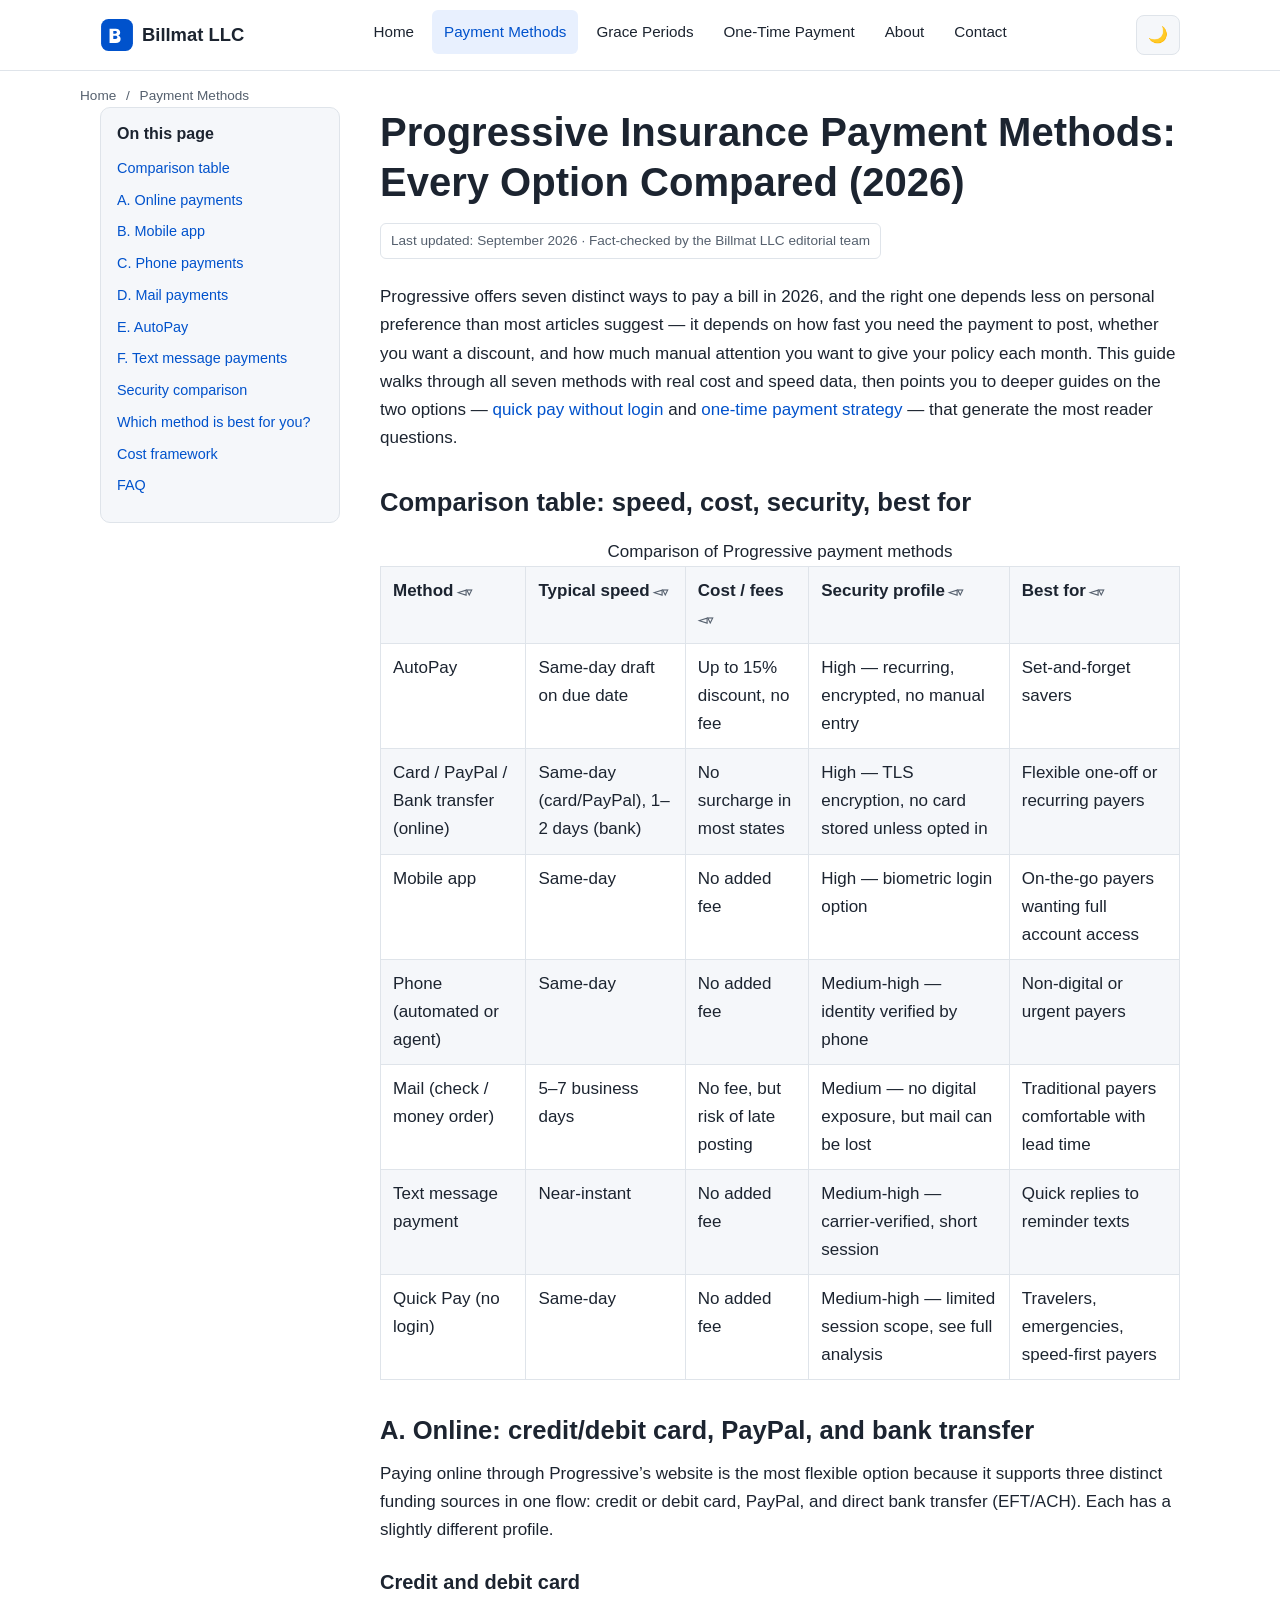
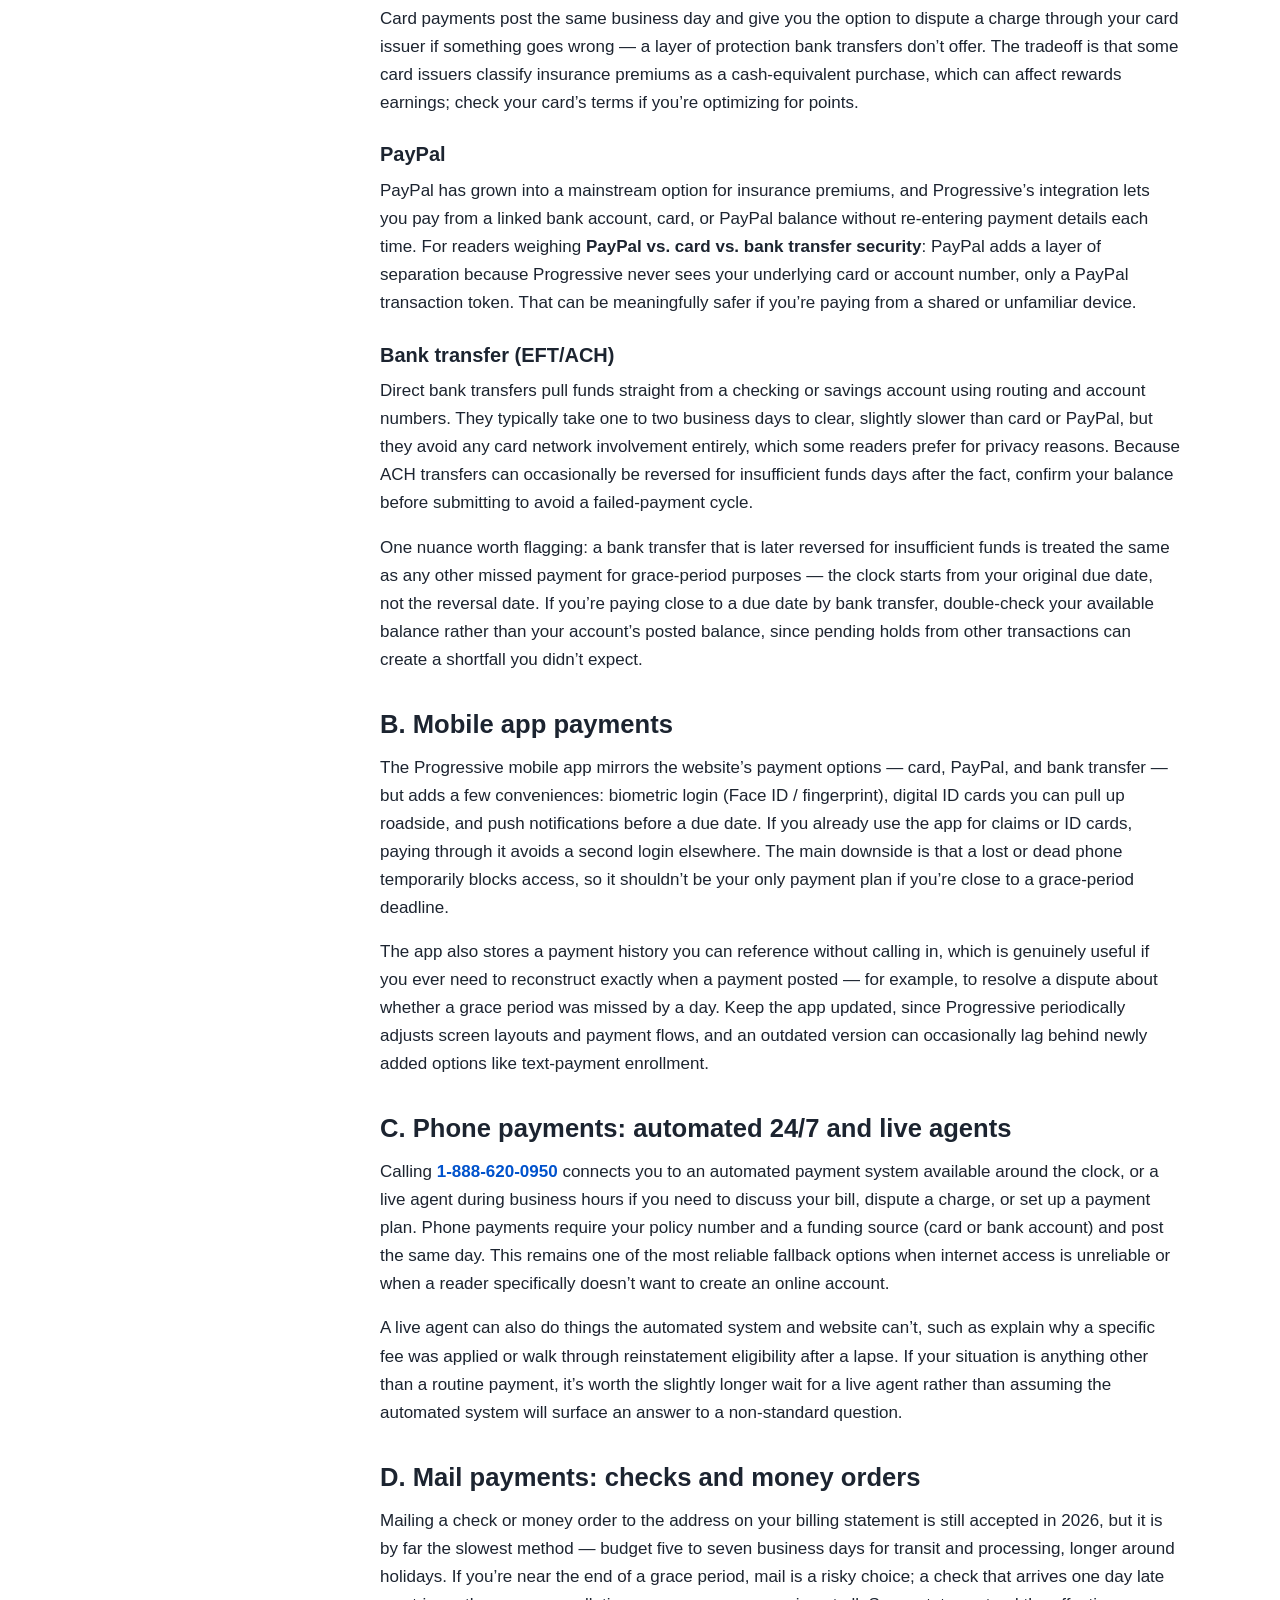
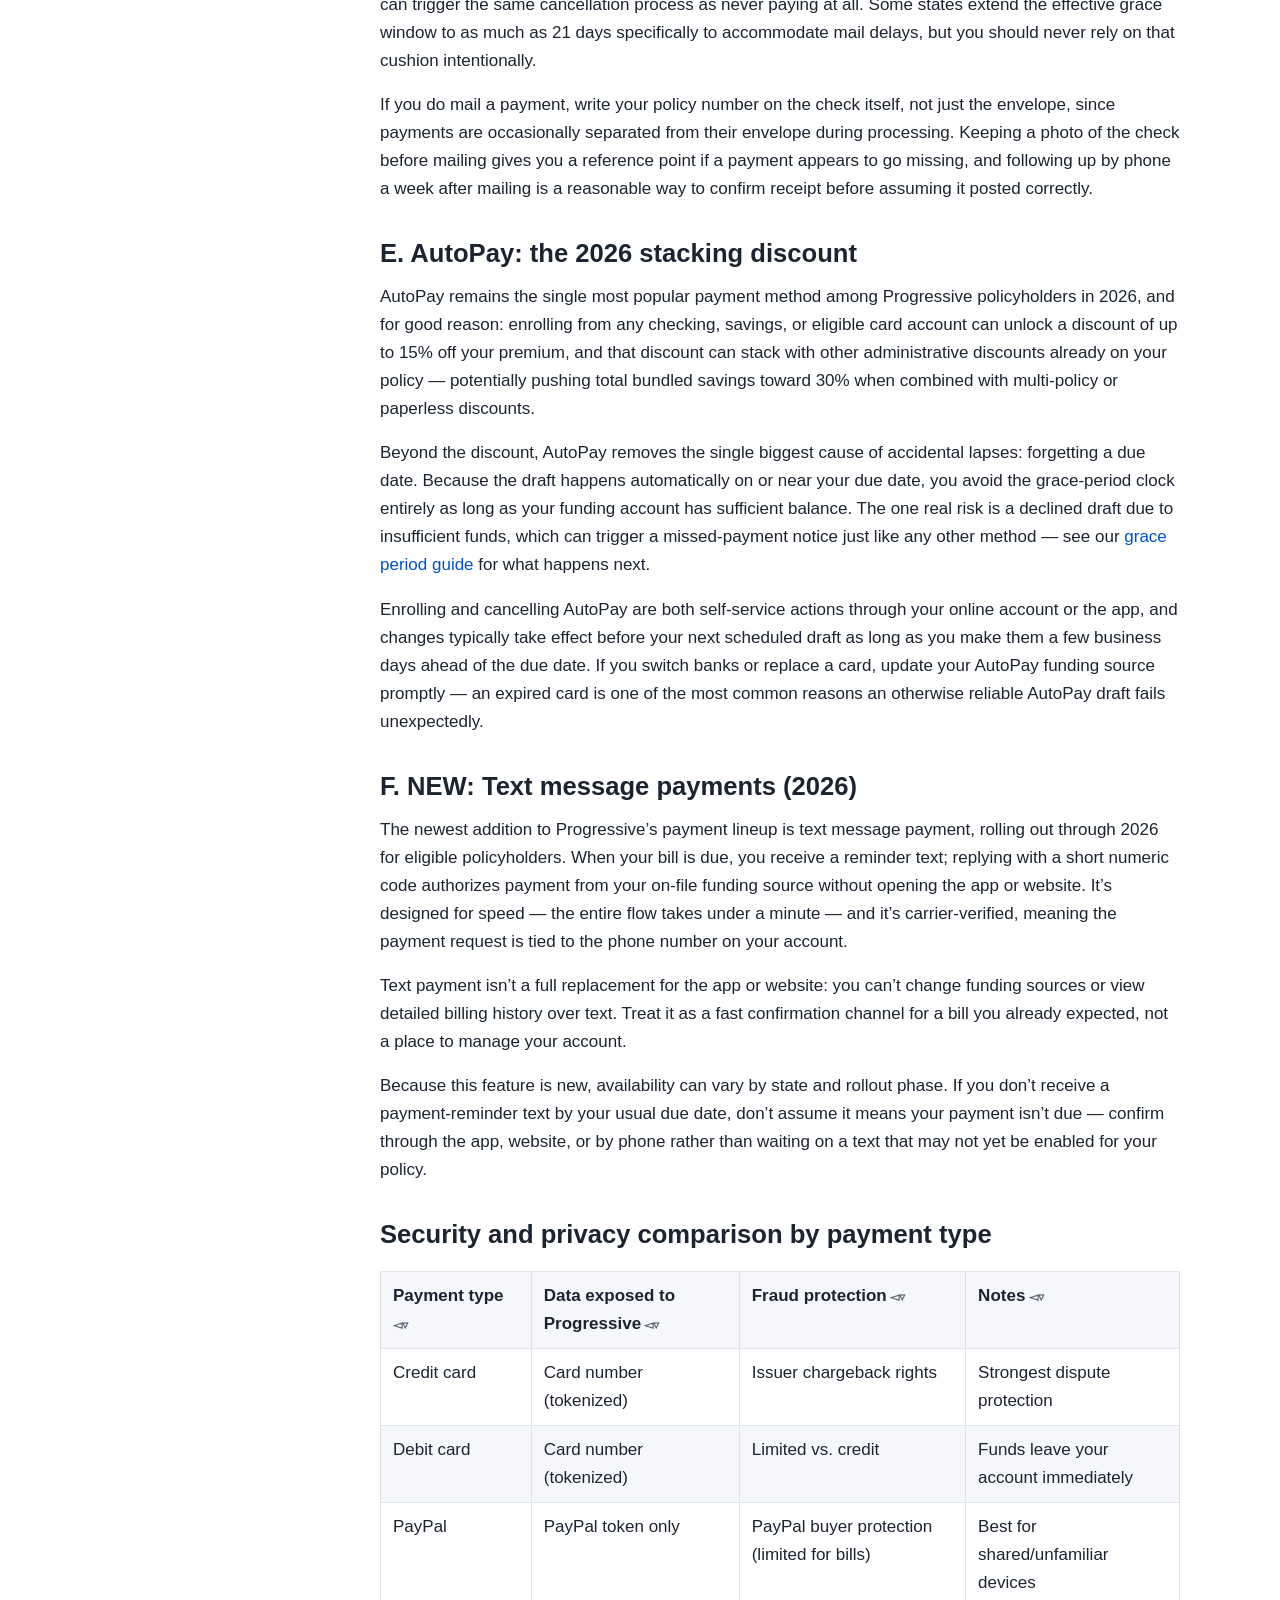
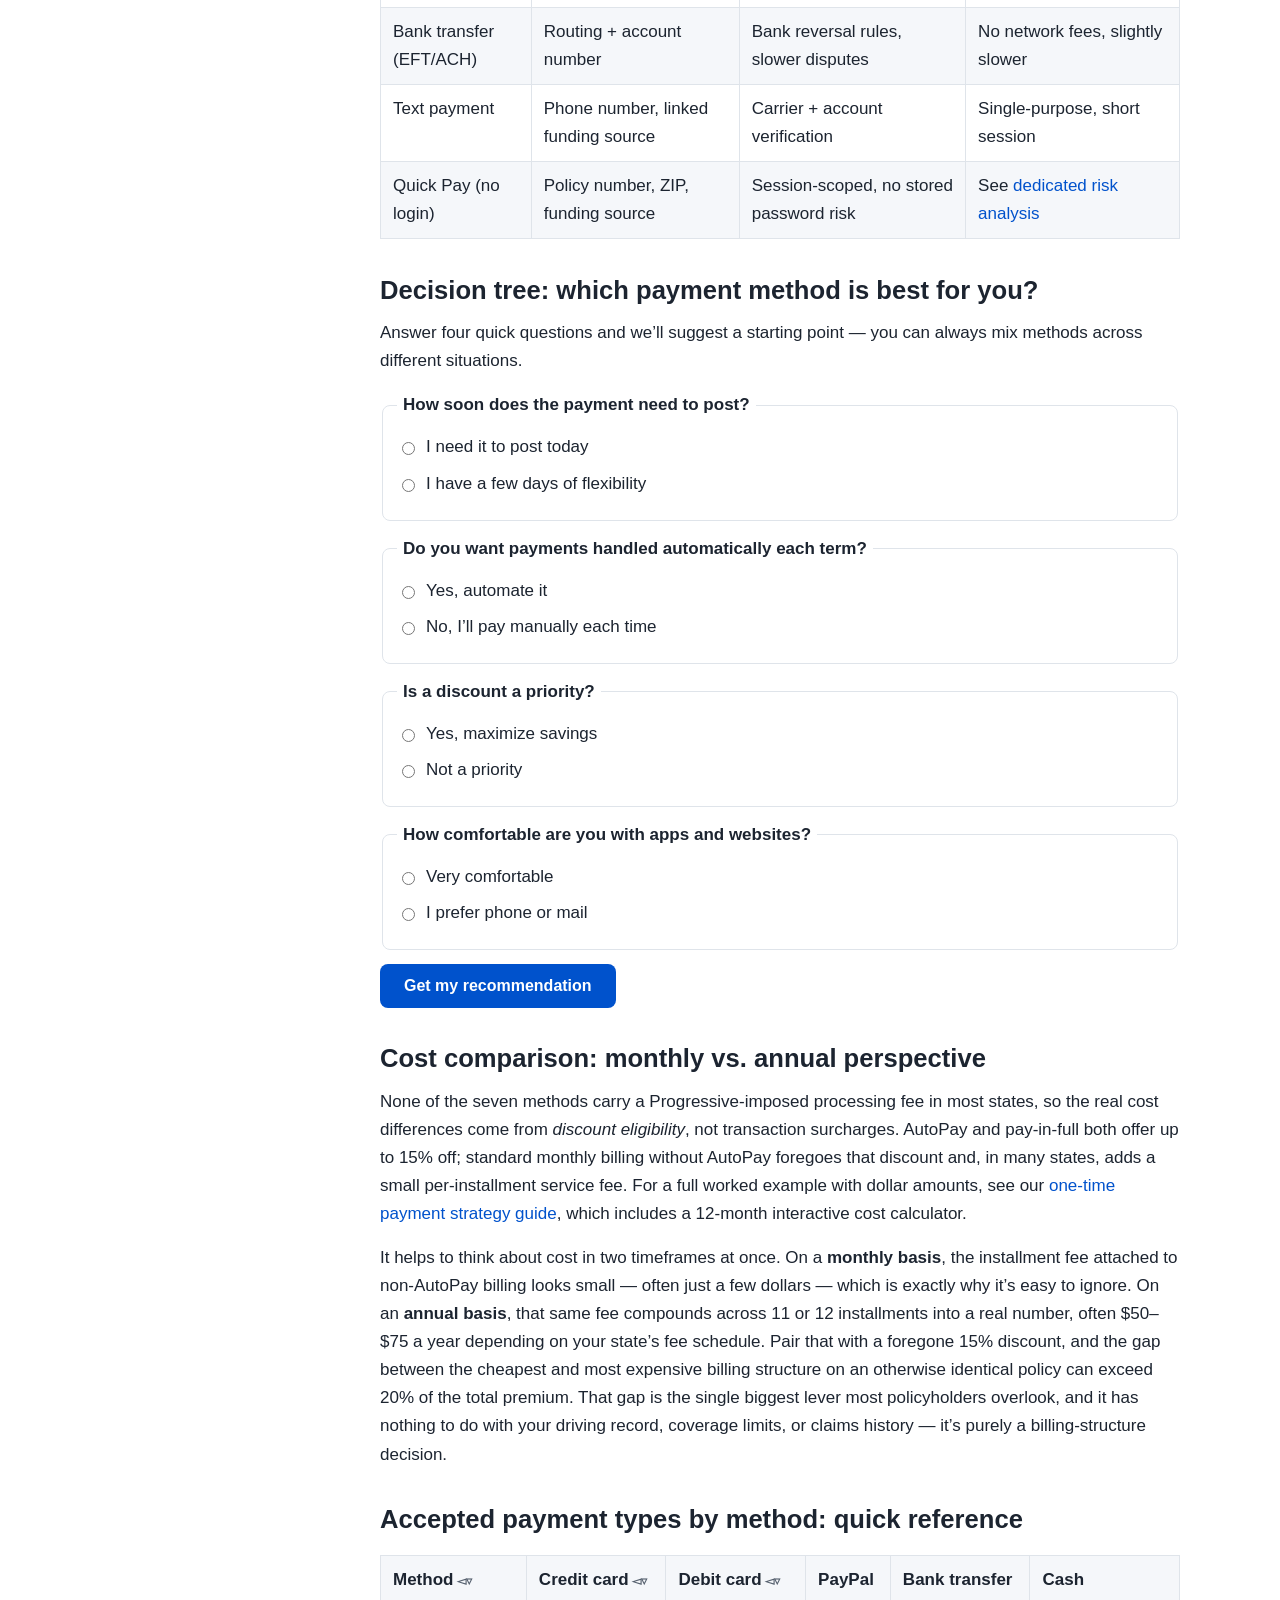
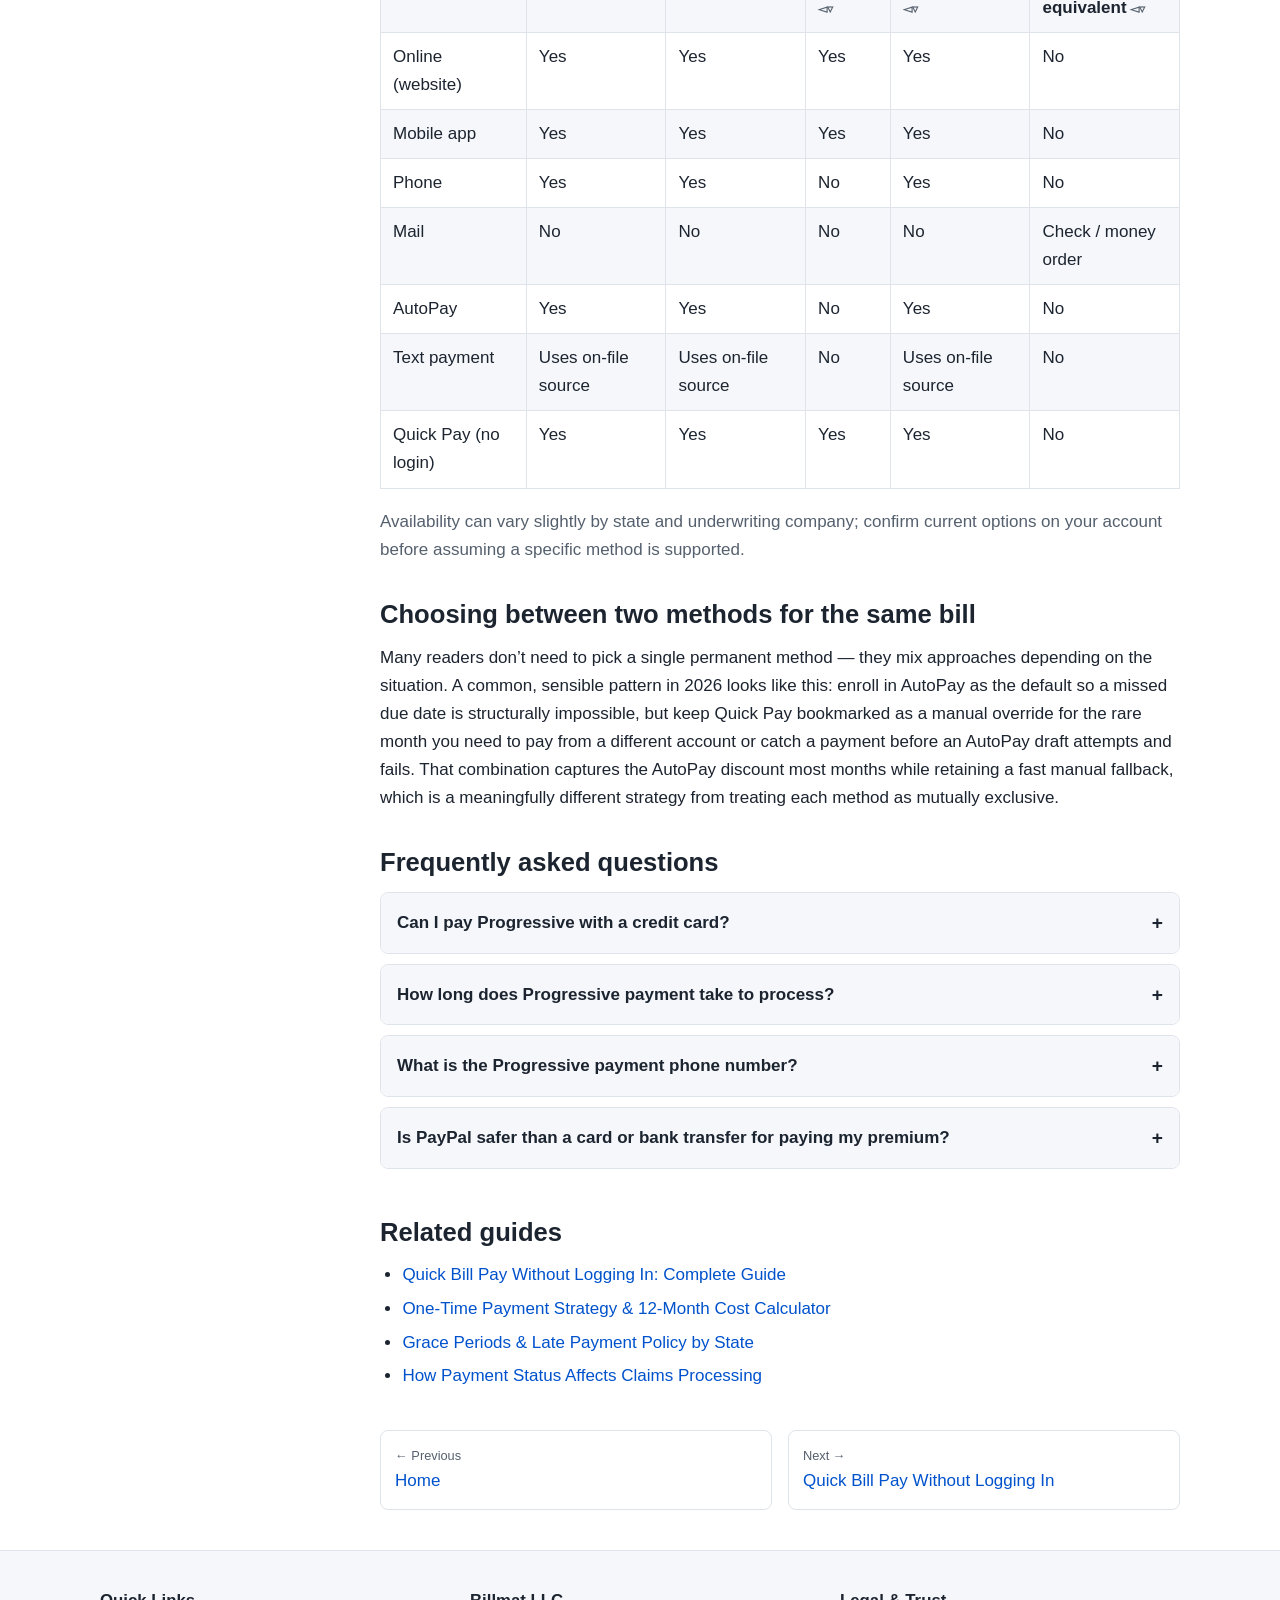
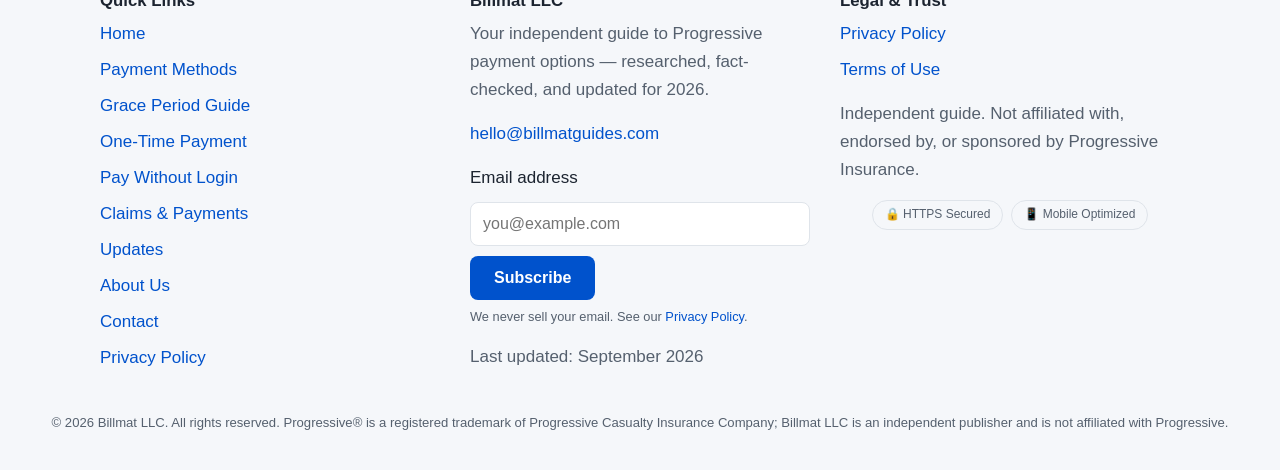
<file: payment-methods.html>
<!doctype html>
<html lang="en">
<head>
  <meta charset="utf-8">
  <meta name="viewport" content="width=device-width, initial-scale=1">
  <title>Progressive Payment Methods: All 7 Ways to Pay Compared | Billmat LLC</title>
  <meta name="description" content="Compare all Progressive Insurance payment methods in 2026: AutoPay, card, PayPal, bank transfer, phone, mail, and new text payments, with cost and security data.">
  <link rel="canonical" href="https://progressiveguide.github.io/progressivequickpay/payment-methods.html">
  <link rel="icon" href="favicon.svg" type="image/svg+xml">
  <meta property="og:title" content="Progressive Payment Methods: All 7 Ways to Pay Compared | Billmat LLC">
  <meta property="og:description" content="Compare all Progressive Insurance payment methods in 2026: AutoPay, card, PayPal, bank transfer, phone, mail, and new text payments, with cost and security data.">
  <meta property="og:type" content="website">
  <meta property="og:url" content="https://progressiveguide.github.io/progressivequickpay/payment-methods.html">
  <meta name="twitter:card" content="summary">
  <link rel="stylesheet" href="css/style.css">
  <script type="application/ld+json">
{
  "@context": "https://schema.org",
  "@type": "BreadcrumbList",
  "itemListElement": [
    {"@type": "ListItem", "position": 1, "name": "Home", "item": "https://progressiveguide.github.io/progressivequickpay/"},
    {"@type": "ListItem", "position": 2, "name": "Payment Methods", "item": "https://progressiveguide.github.io/progressivequickpay/payment-methods.html"}
  ]
}
</script>
<script type="application/ld+json">
{
  "@context": "https://schema.org",
  "@type": "FAQPage",
  "mainEntity": [
    {"@type": "Question", "name": "Can I pay Progressive with a credit card?",
     "acceptedAnswer": {"@type": "Answer", "text": "Yes. Progressive accepts Visa, Mastercard, Discover, and American Express online, in the app, and by phone, with no card processing surcharge in most states."}},
    {"@type": "Question", "name": "How long does a Progressive payment take to process?",
     "acceptedAnswer": {"@type": "Answer", "text": "Card, PayPal, and text payments post same-day. Bank transfers (EFT/ACH) typically take one to two business days. Mailed checks can take five to seven business days including transit time."}},
    {"@type": "Question", "name": "What is the Progressive payment phone number?",
     "acceptedAnswer": {"@type": "Answer", "text": "Policyholders can pay by automated phone system or live agent at 1-888-620-0950."}}
  ]
}
</script>
</head>
<body><a class="skip-link" href="#main">Skip to main content</a>
  <header class="site-header">
    <div class="nav-wrap">
      <a class="brand" href="index.html">
        <img class="logo-mark" src="images/logo.svg" alt="Billmat LLC logo" width="34" height="34">
        Billmat LLC
      </a>
      <input type="checkbox" id="nav-toggle">
      <label for="nav-toggle" class="nav-toggle-label" aria-label="Toggle navigation"><span></span></label>
      <nav class="primary-nav" aria-label="Primary">
        <ul>
            <li><a href="index.html">Home</a></li>
            <li><a href="payment-methods.html" aria-current="page">Payment Methods</a></li>
            <li><a href="grace-periods.html">Grace Periods</a></li>
            <li><a href="one-time-payment.html">One-Time Payment</a></li>
            <li><a href="about-us.html">About</a></li>
            <li><a href="contact-us.html">Contact</a></li>
        </ul>
      </nav>
      <div class="nav-actions">
        <button id="theme-toggle" class="theme-toggle" aria-pressed="false" aria-label="Toggle dark mode">🌙</button>
      </div>
    </div>
  </header>
  <nav class="breadcrumbs container" aria-label="Breadcrumb">
    <a href="index.html">Home</a> <span class="sep">/</span> <span aria-current="page">Payment Methods</span>
  </nav>
  <main id="main">
    <div class="container page-layout">
      <aside class="toc" aria-label="Table of contents">
        <h2>On this page</h2>
        <ul>
          <li><a href="#comparison">Comparison table</a></li>
          <li><a href="#online">A. Online payments</a></li>
          <li><a href="#app">B. Mobile app</a></li>
          <li><a href="#phone">C. Phone payments</a></li>
          <li><a href="#mail">D. Mail payments</a></li>
          <li><a href="#autopay">E. AutoPay</a></li>
          <li><a href="#text-payment">F. Text message payments</a></li>
          <li><a href="#security">Security comparison</a></li>
          <li><a href="#decision-tree">Which method is best for you?</a></li>
          <li><a href="#cost-framework">Cost framework</a></li>
          <li><a href="#faq">FAQ</a></li>
        </ul>
      </aside>

      <article class="prose" style="max-width:none;">
        <h1>Progressive Insurance Payment Methods: Every Option Compared (2026)</h1>
        <p class="last-updated">Last updated: September 2026 &middot; Fact-checked by the Billmat LLC editorial team</p>

        <p>Progressive offers seven distinct ways to pay a bill in 2026, and the right one depends less on personal preference than most articles suggest &mdash; it depends on how fast you need the payment to post, whether you want a discount, and how much manual attention you want to give your policy each month. This guide walks through all seven methods with real cost and speed data, then points you to deeper guides on the two options &mdash; <a href="pay-without-login.html">quick pay without login</a> and <a href="one-time-payment.html">one-time payment strategy</a> &mdash; that generate the most reader questions.</p>

        <h2 id="comparison">Comparison table: speed, cost, security, best for</h2>
        <div class="table-wrap">
          <table data-sortable>
            <caption class="visually-hidden">Comparison of Progressive payment methods</caption>
            <thead>
              <tr><th>Method</th><th>Typical speed</th><th>Cost / fees</th><th>Security profile</th><th>Best for</th></tr>
            </thead>
            <tbody>
              <tr><td>AutoPay</td><td>Same-day draft on due date</td><td>Up to 15% discount, no fee</td><td>High &mdash; recurring, encrypted, no manual entry</td><td>Set-and-forget savers</td></tr>
              <tr><td>Card / PayPal / Bank transfer (online)</td><td>Same-day (card/PayPal), 1&ndash;2 days (bank)</td><td>No surcharge in most states</td><td>High &mdash; TLS encryption, no card stored unless opted in</td><td>Flexible one-off or recurring payers</td></tr>
              <tr><td>Mobile app</td><td>Same-day</td><td>No added fee</td><td>High &mdash; biometric login option</td><td>On-the-go payers wanting full account access</td></tr>
              <tr><td>Phone (automated or agent)</td><td>Same-day</td><td>No added fee</td><td>Medium-high &mdash; identity verified by phone</td><td>Non-digital or urgent payers</td></tr>
              <tr><td>Mail (check / money order)</td><td>5&ndash;7 business days</td><td>No fee, but risk of late posting</td><td>Medium &mdash; no digital exposure, but mail can be lost</td><td>Traditional payers comfortable with lead time</td></tr>
              <tr><td>Text message payment</td><td>Near-instant</td><td>No added fee</td><td>Medium-high &mdash; carrier-verified, short session</td><td>Quick replies to reminder texts</td></tr>
              <tr><td>Quick Pay (no login)</td><td>Same-day</td><td>No added fee</td><td>Medium-high &mdash; limited session scope, see full analysis</td><td>Travelers, emergencies, speed-first payers</td></tr>
            </tbody>
          </table>
        </div>

        <h2 id="online">A. Online: credit/debit card, PayPal, and bank transfer</h2>
        <p>Paying online through Progressive&rsquo;s website is the most flexible option because it supports three distinct funding sources in one flow: credit or debit card, PayPal, and direct bank transfer (EFT/ACH). Each has a slightly different profile.</p>
        <h3>Credit and debit card</h3>
        <p>Card payments post the same business day and give you the option to dispute a charge through your card issuer if something goes wrong &mdash; a layer of protection bank transfers don&rsquo;t offer. The tradeoff is that some card issuers classify insurance premiums as a cash-equivalent purchase, which can affect rewards earnings; check your card&rsquo;s terms if you&rsquo;re optimizing for points.</p>
        <h3>PayPal</h3>
        <p>PayPal has grown into a mainstream option for insurance premiums, and Progressive&rsquo;s integration lets you pay from a linked bank account, card, or PayPal balance without re-entering payment details each time. For readers weighing <strong>PayPal vs. card vs. bank transfer security</strong>: PayPal adds a layer of separation because Progressive never sees your underlying card or account number, only a PayPal transaction token. That can be meaningfully safer if you&rsquo;re paying from a shared or unfamiliar device.</p>
        <h3>Bank transfer (EFT/ACH)</h3>
        <p>Direct bank transfers pull funds straight from a checking or savings account using routing and account numbers. They typically take one to two business days to clear, slightly slower than card or PayPal, but they avoid any card network involvement entirely, which some readers prefer for privacy reasons. Because ACH transfers can occasionally be reversed for insufficient funds days after the fact, confirm your balance before submitting to avoid a failed-payment cycle.</p>
        <p>One nuance worth flagging: a bank transfer that is later reversed for insufficient funds is treated the same as any other missed payment for grace-period purposes &mdash; the clock starts from your original due date, not the reversal date. If you&rsquo;re paying close to a due date by bank transfer, double-check your available balance rather than your account&rsquo;s posted balance, since pending holds from other transactions can create a shortfall you didn&rsquo;t expect.</p>

        <h2 id="app">B. Mobile app payments</h2>
        <p>The Progressive mobile app mirrors the website&rsquo;s payment options &mdash; card, PayPal, and bank transfer &mdash; but adds a few conveniences: biometric login (Face ID / fingerprint), digital ID cards you can pull up roadside, and push notifications before a due date. If you already use the app for claims or ID cards, paying through it avoids a second login elsewhere. The main downside is that a lost or dead phone temporarily blocks access, so it shouldn&rsquo;t be your only payment plan if you&rsquo;re close to a grace-period deadline.</p>
        <p>The app also stores a payment history you can reference without calling in, which is genuinely useful if you ever need to reconstruct exactly when a payment posted &mdash; for example, to resolve a dispute about whether a grace period was missed by a day. Keep the app updated, since Progressive periodically adjusts screen layouts and payment flows, and an outdated version can occasionally lag behind newly added options like text-payment enrollment.</p>

        <h2 id="phone">C. Phone payments: automated 24/7 and live agents</h2>
        <p>Calling <span class="phone-cta">1-888-620-0950</span> connects you to an automated payment system available around the clock, or a live agent during business hours if you need to discuss your bill, dispute a charge, or set up a payment plan. Phone payments require your policy number and a funding source (card or bank account) and post the same day. This remains one of the most reliable fallback options when internet access is unreliable or when a reader specifically doesn&rsquo;t want to create an online account.</p>
        <p>A live agent can also do things the automated system and website can&rsquo;t, such as explain why a specific fee was applied or walk through reinstatement eligibility after a lapse. If your situation is anything other than a routine payment, it&rsquo;s worth the slightly longer wait for a live agent rather than assuming the automated system will surface an answer to a non-standard question.</p>

        <h2 id="mail">D. Mail payments: checks and money orders</h2>
        <p>Mailing a check or money order to the address on your billing statement is still accepted in 2026, but it is by far the slowest method &mdash; budget five to seven business days for transit and processing, longer around holidays. If you&rsquo;re near the end of a grace period, mail is a risky choice; a check that arrives one day late can trigger the same cancellation process as never paying at all. Some states extend the effective grace window to as much as 21 days specifically to accommodate mail delays, but you should never rely on that cushion intentionally.</p>
        <p>If you do mail a payment, write your policy number on the check itself, not just the envelope, since payments are occasionally separated from their envelope during processing. Keeping a photo of the check before mailing gives you a reference point if a payment appears to go missing, and following up by phone a week after mailing is a reasonable way to confirm receipt before assuming it posted correctly.</p>

        <h2 id="autopay">E. AutoPay: the 2026 stacking discount</h2>
        <p>AutoPay remains the single most popular payment method among Progressive policyholders in 2026, and for good reason: enrolling from any checking, savings, or eligible card account can unlock a discount of up to 15% off your premium, and that discount can stack with other administrative discounts already on your policy &mdash; potentially pushing total bundled savings toward 30% when combined with multi-policy or paperless discounts.</p>
        <p>Beyond the discount, AutoPay removes the single biggest cause of accidental lapses: forgetting a due date. Because the draft happens automatically on or near your due date, you avoid the grace-period clock entirely as long as your funding account has sufficient balance. The one real risk is a declined draft due to insufficient funds, which can trigger a missed-payment notice just like any other method &mdash; see our <a href="grace-periods.html">grace period guide</a> for what happens next.</p>
        <p>Enrolling and cancelling AutoPay are both self-service actions through your online account or the app, and changes typically take effect before your next scheduled draft as long as you make them a few business days ahead of the due date. If you switch banks or replace a card, update your AutoPay funding source promptly &mdash; an expired card is one of the most common reasons an otherwise reliable AutoPay draft fails unexpectedly.</p>

        <h2 id="text-payment">F. NEW: Text message payments (2026)</h2>
        <p>The newest addition to Progressive&rsquo;s payment lineup is text message payment, rolling out through 2026 for eligible policyholders. When your bill is due, you receive a reminder text; replying with a short numeric code authorizes payment from your on-file funding source without opening the app or website. It&rsquo;s designed for speed &mdash; the entire flow takes under a minute &mdash; and it&rsquo;s carrier-verified, meaning the payment request is tied to the phone number on your account.</p>
        <p>Text payment isn&rsquo;t a full replacement for the app or website: you can&rsquo;t change funding sources or view detailed billing history over text. Treat it as a fast confirmation channel for a bill you already expected, not a place to manage your account.</p>
        <p>Because this feature is new, availability can vary by state and rollout phase. If you don&rsquo;t receive a payment-reminder text by your usual due date, don&rsquo;t assume it means your payment isn&rsquo;t due &mdash; confirm through the app, website, or by phone rather than waiting on a text that may not yet be enabled for your policy.</p>

        <h2 id="security">Security and privacy comparison by payment type</h2>
        <div class="table-wrap">
          <table data-sortable>
            <thead><tr><th>Payment type</th><th>Data exposed to Progressive</th><th>Fraud protection</th><th>Notes</th></tr></thead>
            <tbody>
              <tr><td>Credit card</td><td>Card number (tokenized)</td><td>Issuer chargeback rights</td><td>Strongest dispute protection</td></tr>
              <tr><td>Debit card</td><td>Card number (tokenized)</td><td>Limited vs. credit</td><td>Funds leave your account immediately</td></tr>
              <tr><td>PayPal</td><td>PayPal token only</td><td>PayPal buyer protection (limited for bills)</td><td>Best for shared/unfamiliar devices</td></tr>
              <tr><td>Bank transfer (EFT/ACH)</td><td>Routing + account number</td><td>Bank reversal rules, slower disputes</td><td>No network fees, slightly slower</td></tr>
              <tr><td>Text payment</td><td>Phone number, linked funding source</td><td>Carrier + account verification</td><td>Single-purpose, short session</td></tr>
              <tr><td>Quick Pay (no login)</td><td>Policy number, ZIP, funding source</td><td>Session-scoped, no stored password risk</td><td>See <a href="pay-without-login.html">dedicated risk analysis</a></td></tr>
            </tbody>
          </table>
        </div>

        <h2 id="decision-tree">Decision tree: which payment method is best for you?</h2>
        <p>Answer four quick questions and we&rsquo;ll suggest a starting point &mdash; you can always mix methods across different situations.</p>
        <form id="decision-tree-form" class="decision-tree">
          <fieldset>
            <legend>How soon does the payment need to post?</legend>
            <label><input type="radio" name="speed" value="urgent" required> I need it to post today</label>
            <label><input type="radio" name="speed" value="flexible"> I have a few days of flexibility</label>
          </fieldset>
          <fieldset>
            <legend>Do you want payments handled automatically each term?</legend>
            <label><input type="radio" name="automation" value="yes" required> Yes, automate it</label>
            <label><input type="radio" name="automation" value="no"> No, I&rsquo;ll pay manually each time</label>
          </fieldset>
          <fieldset>
            <legend>Is a discount a priority?</legend>
            <label><input type="radio" name="discount" value="yes" required> Yes, maximize savings</label>
            <label><input type="radio" name="discount" value="no"> Not a priority</label>
          </fieldset>
          <fieldset>
            <legend>How comfortable are you with apps and websites?</legend>
            <label><input type="radio" name="tech" value="high" required> Very comfortable</label>
            <label><input type="radio" name="tech" value="low"> I prefer phone or mail</label>
          </fieldset>
          <button type="submit" class="btn btn-primary">Get my recommendation</button>
        </form>
        <div id="decision-result" role="status"></div>

        <h2 id="cost-framework">Cost comparison: monthly vs. annual perspective</h2>
        <p>None of the seven methods carry a Progressive-imposed processing fee in most states, so the real cost differences come from <em>discount eligibility</em>, not transaction surcharges. AutoPay and pay-in-full both offer up to 15% off; standard monthly billing without AutoPay foregoes that discount and, in many states, adds a small per-installment service fee. For a full worked example with dollar amounts, see our <a href="one-time-payment.html">one-time payment strategy guide</a>, which includes a 12-month interactive cost calculator.</p>
        <p>It helps to think about cost in two timeframes at once. On a <strong>monthly basis</strong>, the installment fee attached to non-AutoPay billing looks small &mdash; often just a few dollars &mdash; which is exactly why it&rsquo;s easy to ignore. On an <strong>annual basis</strong>, that same fee compounds across 11 or 12 installments into a real number, often $50&ndash;$75 a year depending on your state&rsquo;s fee schedule. Pair that with a foregone 15% discount, and the gap between the cheapest and most expensive billing structure on an otherwise identical policy can exceed 20% of the total premium. That gap is the single biggest lever most policyholders overlook, and it has nothing to do with your driving record, coverage limits, or claims history &mdash; it&rsquo;s purely a billing-structure decision.</p>

        <h2>Accepted payment types by method: quick reference</h2>
        <div class="table-wrap">
          <table data-sortable>
            <thead><tr><th>Method</th><th>Credit card</th><th>Debit card</th><th>PayPal</th><th>Bank transfer</th><th>Cash equivalent</th></tr></thead>
            <tbody>
              <tr><td>Online (website)</td><td>Yes</td><td>Yes</td><td>Yes</td><td>Yes</td><td>No</td></tr>
              <tr><td>Mobile app</td><td>Yes</td><td>Yes</td><td>Yes</td><td>Yes</td><td>No</td></tr>
              <tr><td>Phone</td><td>Yes</td><td>Yes</td><td>No</td><td>Yes</td><td>No</td></tr>
              <tr><td>Mail</td><td>No</td><td>No</td><td>No</td><td>No</td><td>Check / money order</td></tr>
              <tr><td>AutoPay</td><td>Yes</td><td>Yes</td><td>No</td><td>Yes</td><td>No</td></tr>
              <tr><td>Text payment</td><td>Uses on-file source</td><td>Uses on-file source</td><td>No</td><td>Uses on-file source</td><td>No</td></tr>
              <tr><td>Quick Pay (no login)</td><td>Yes</td><td>Yes</td><td>Yes</td><td>Yes</td><td>No</td></tr>
            </tbody>
          </table>
        </div>
        <p class="text-muted">Availability can vary slightly by state and underwriting company; confirm current options on your account before assuming a specific method is supported.</p>

        <h2>Choosing between two methods for the same bill</h2>
        <p>Many readers don&rsquo;t need to pick a single permanent method &mdash; they mix approaches depending on the situation. A common, sensible pattern in 2026 looks like this: enroll in AutoPay as the default so a missed due date is structurally impossible, but keep Quick Pay bookmarked as a manual override for the rare month you need to pay from a different account or catch a payment before an AutoPay draft attempts and fails. That combination captures the AutoPay discount most months while retaining a fast manual fallback, which is a meaningfully different strategy from treating each method as mutually exclusive.</p>

        <h2 id="faq">Frequently asked questions</h2>
        <div class="faq-accordion">
          <details class="accordion-item">
            <summary>Can I pay Progressive with a credit card?</summary>
            <div class="accordion-body"><p>Yes, Visa, Mastercard, Discover, and American Express are all accepted online, in the app, and by phone, with no card surcharge in most states.</p></div>
          </details>
          <details class="accordion-item">
            <summary>How long does Progressive payment take to process?</summary>
            <div class="accordion-body"><p>Card, PayPal, and text payments typically post the same business day. Bank transfers take one to two business days. Mailed checks take five to seven business days including transit.</p></div>
          </details>
          <details class="accordion-item">
            <summary>What is the Progressive payment phone number?</summary>
            <div class="accordion-body"><p><span class="phone-cta">1-888-620-0950</span> connects you to an automated system 24/7 or a live agent during business hours.</p></div>
          </details>
          <details class="accordion-item">
            <summary>Is PayPal safer than a card or bank transfer for paying my premium?</summary>
            <div class="accordion-body"><p>PayPal adds a layer of separation since Progressive only receives a transaction token, not your underlying account details, which can be a meaningful privacy benefit on shared devices. All three methods use encrypted connections and are considered secure for routine use.</p></div>
          </details>
        </div>

        <div class="related-articles">
          <h2>Related guides</h2>
          <ul>
            <li><a href="pay-without-login.html">Quick Bill Pay Without Logging In: Complete Guide</a></li>
            <li><a href="one-time-payment.html">One-Time Payment Strategy &amp; 12-Month Cost Calculator</a></li>
            <li><a href="grace-periods.html">Grace Periods &amp; Late Payment Policy by State</a></li>
            <li><a href="claims-and-payments.html">How Payment Status Affects Claims Processing</a></li>
          </ul>
        </div>

        <div class="prev-next">
          <a href="index.html"><span class="dir">&larr; Previous</span> Home</a>
          <a href="pay-without-login.html"><span class="dir">Next &rarr;</span> Quick Bill Pay Without Logging In</a>
        </div>
      </article>
    </div>
  </main>
  <footer class="site-footer">
    <div class="footer-grid">
      <div>
        <h4>Quick Links</h4>
        <ul>
          <li><a href="index.html">Home</a></li>
          <li><a href="payment-methods.html">Payment Methods</a></li>
          <li><a href="grace-periods.html">Grace Period Guide</a></li>
          <li><a href="one-time-payment.html">One-Time Payment</a></li>
          <li><a href="pay-without-login.html">Pay Without Login</a></li>
          <li><a href="claims-and-payments.html">Claims &amp; Payments</a></li>
          <li><a href="updates.html">Updates</a></li>
          <li><a href="about-us.html">About Us</a></li>
          <li><a href="contact-us.html">Contact</a></li>
          <li><a href="privacy-policy.html">Privacy Policy</a></li>
        </ul>
      </div>
      <div>
        <h4>Billmat LLC</h4>
        <p class="text-muted">Your independent guide to Progressive payment options — researched, fact-checked, and updated for 2026.</p>
        <p><a href="mailto:hello@billmatguides.com">hello@billmatguides.com</a></p>
        <form class="newsletter-form" data-noop-form aria-label="Newsletter signup">
          <label class="visually-hidden" for="footer-email">Email address</label>
          <input type="email" id="footer-email" name="email" placeholder="you@example.com" required>
          <button type="submit" class="btn btn-primary">Subscribe</button>
          <p class="form-success" role="status">Thanks — check your inbox to confirm your subscription.</p>
        </form>
        <p class="form-note">We never sell your email. See our <a href="privacy-policy.html">Privacy Policy</a>.</p>
        <p class="text-muted" style="margin-top:10px;">Last updated: September 2026</p>
      </div>
      <div>
        <h4>Legal &amp; Trust</h4>
        <ul>
          <li><a href="privacy-policy.html">Privacy Policy</a></li>
          <li><a href="privacy-policy.html#terms">Terms of Use</a></li>
        </ul>
        <p class="text-muted">Independent guide. Not affiliated with, endorsed by, or sponsored by Progressive Insurance.</p>
        <div class="badges">
          <span class="badge-pill">🔒 HTTPS Secured</span>
          <span class="badge-pill">📱 Mobile Optimized</span>
        </div>
      </div>
    </div>
    <p class="footer-bottom">© <span data-current-year>2026</span> Billmat LLC. All rights reserved. Progressive® is a registered trademark of Progressive Casualty Insurance Company; Billmat LLC is an independent publisher and is not affiliated with Progressive.</p>
  </footer>
  <button id="back-to-top" aria-label="Back to top">↑</button>
  <script src="js/main.js"></script>
</body>
</html>
</file>
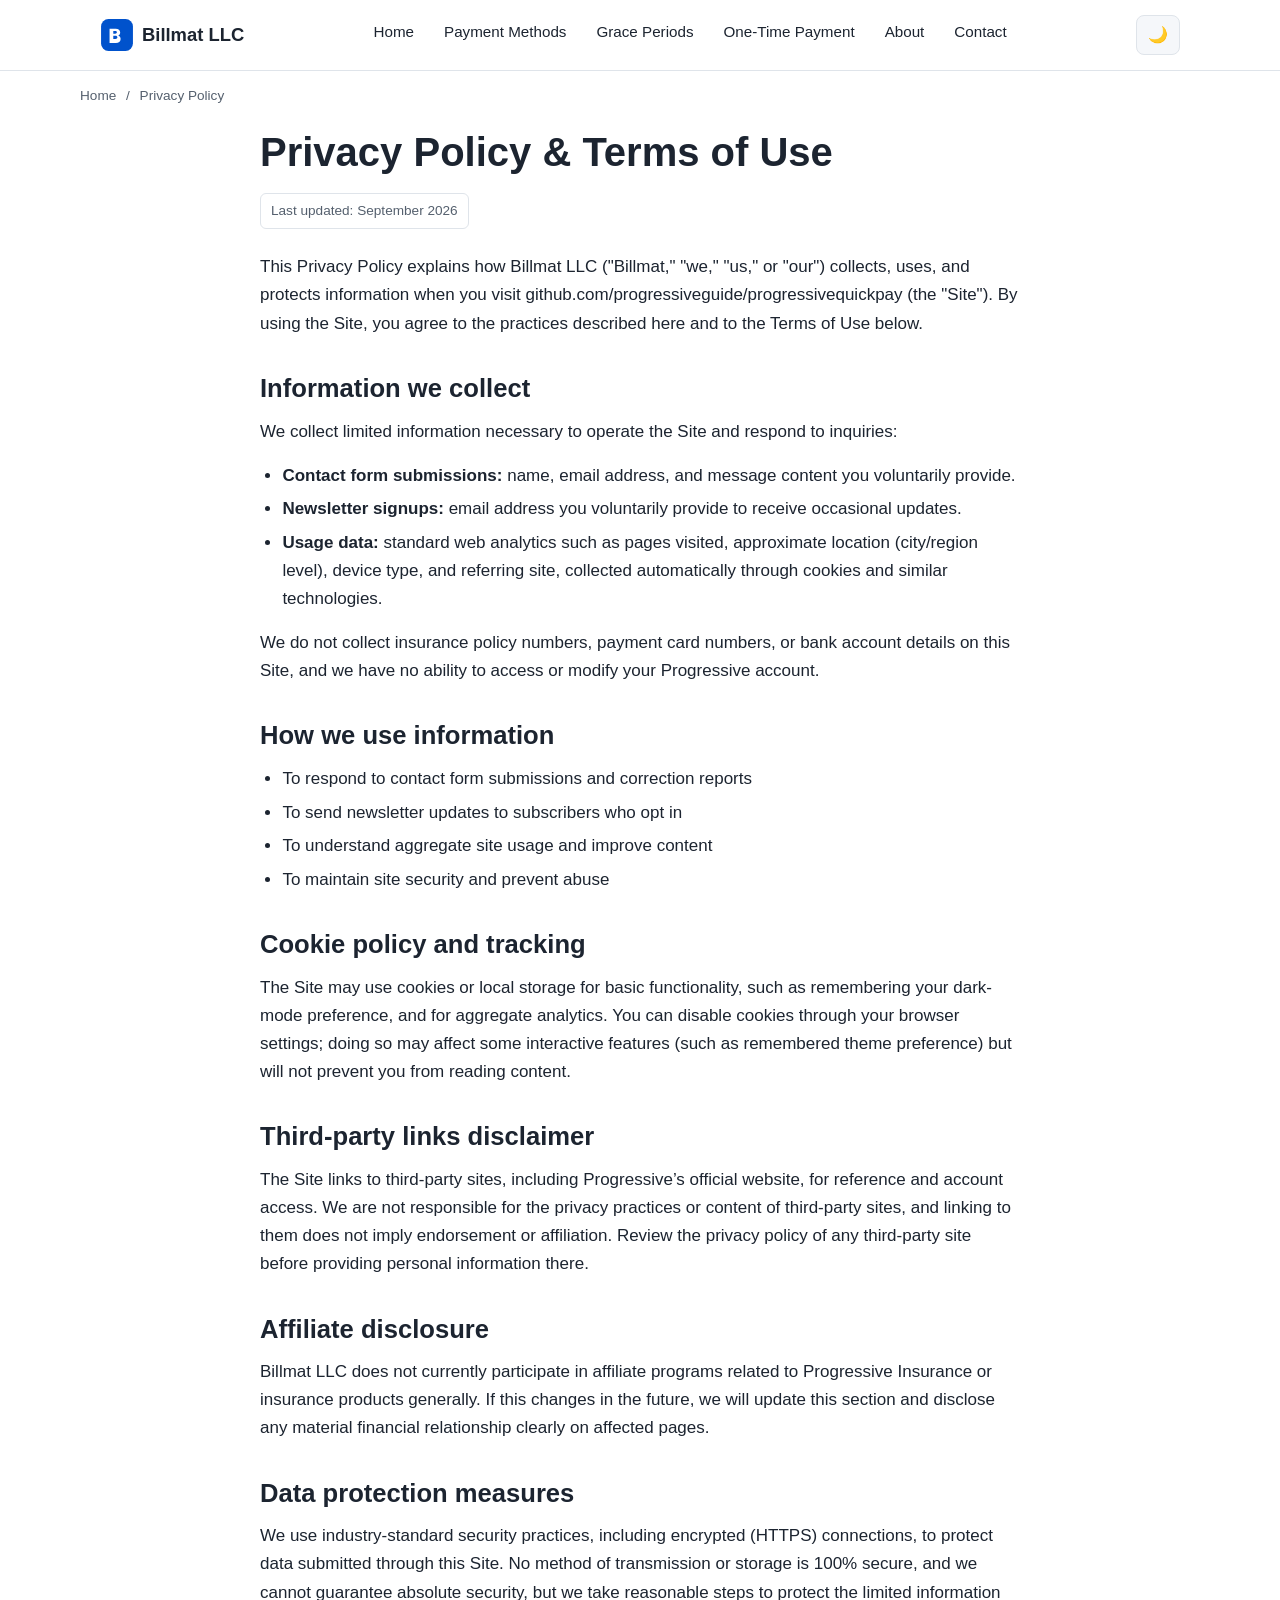
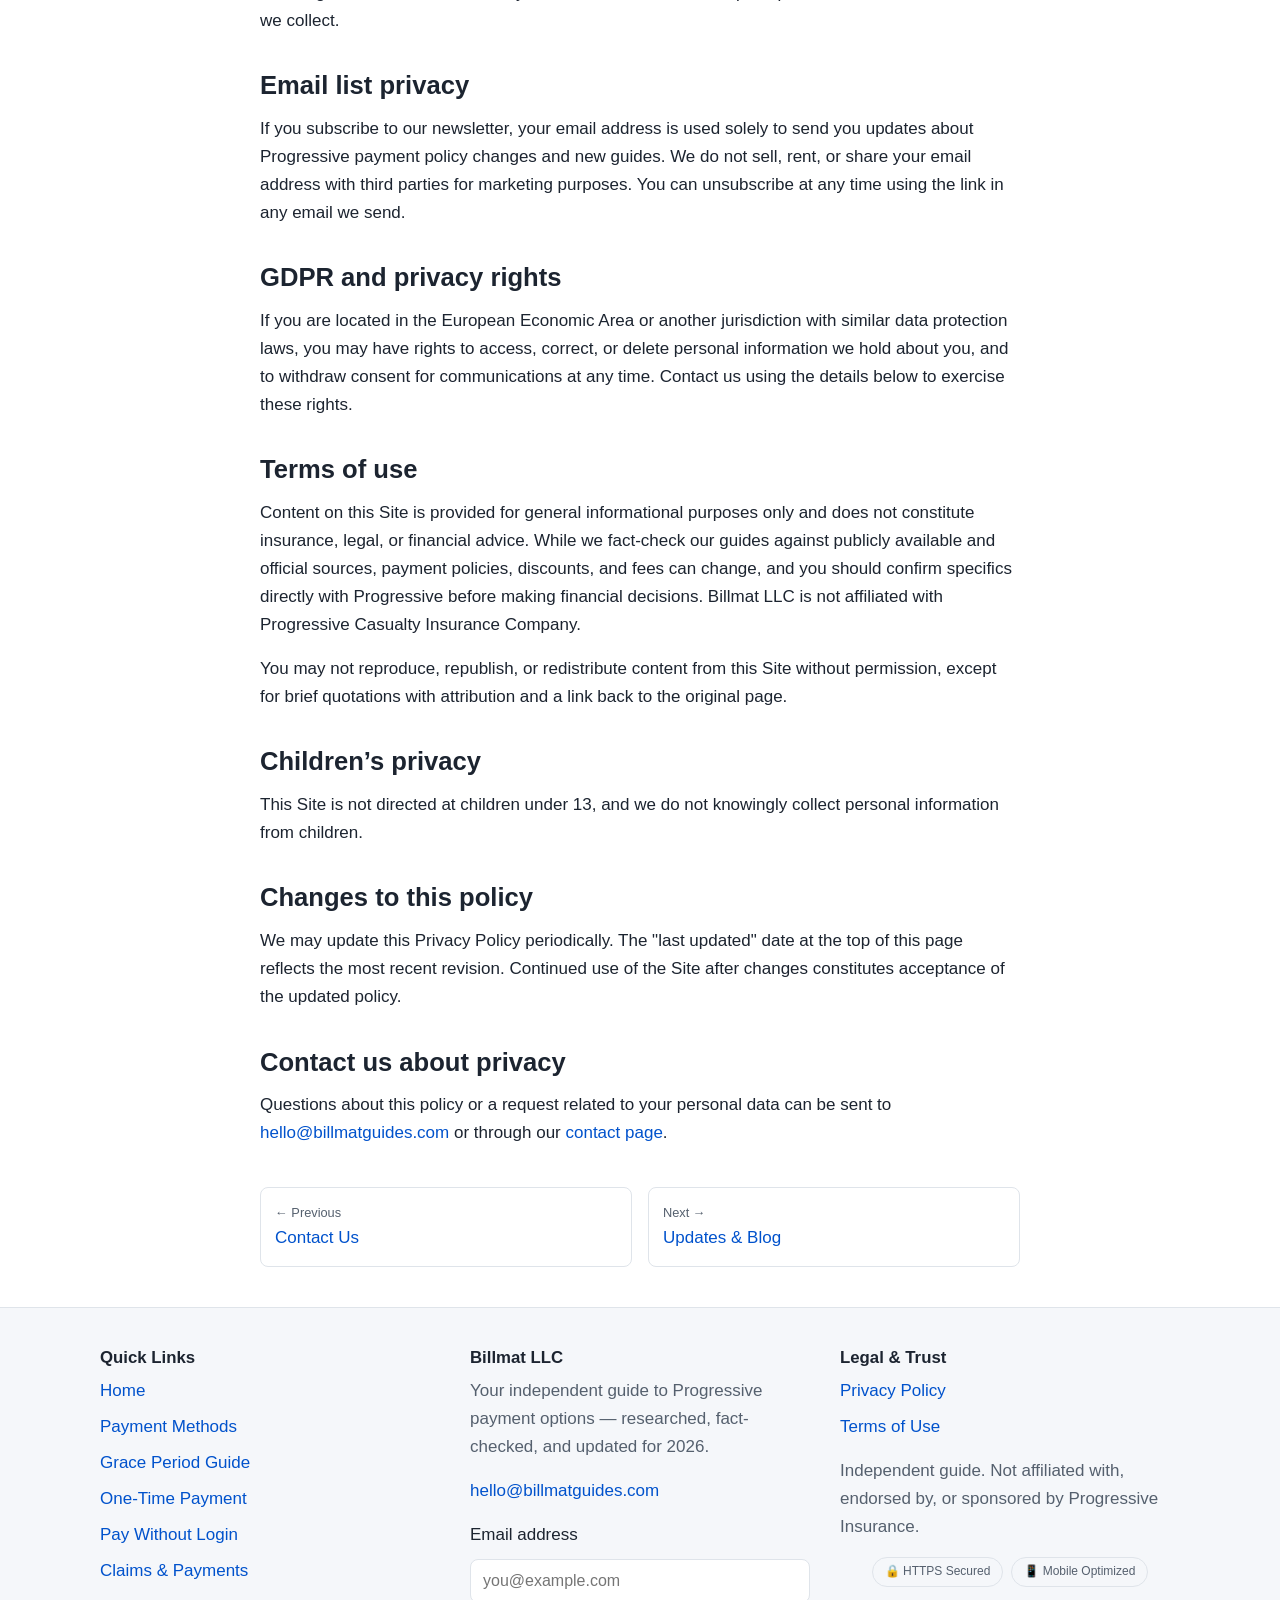
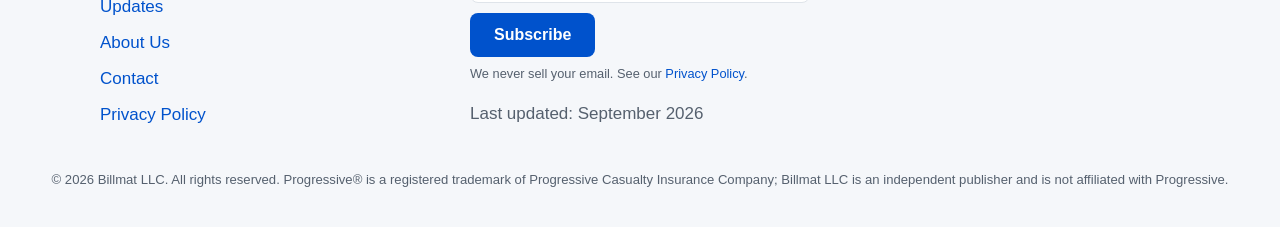
<file: privacy-policy.html>
<!doctype html>
<html lang="en">
<head>
  <meta charset="utf-8">
  <meta name="viewport" content="width=device-width, initial-scale=1">
  <title>Privacy Policy &amp; Terms of Use | Billmat LLC</title>
  <meta name="description" content="Billmat LLC privacy policy covering data collection, cookies, third-party links, email list privacy, and terms of use for this site.">
  <link rel="canonical" href="https://progressiveguide.github.io/progressivequickpay/privacy-policy.html">
  <link rel="icon" href="favicon.svg" type="image/svg+xml">
  <meta property="og:title" content="Privacy Policy &amp; Terms of Use | Billmat LLC">
  <meta property="og:description" content="Billmat LLC privacy policy covering data collection, cookies, third-party links, email list privacy, and terms of use for this site.">
  <meta property="og:type" content="website">
  <meta property="og:url" content="https://progressiveguide.github.io/progressivequickpay/privacy-policy.html">
  <meta name="twitter:card" content="summary">
  <link rel="stylesheet" href="css/style.css">
  
</head>
<body><a class="skip-link" href="#main">Skip to main content</a>
  <header class="site-header">
    <div class="nav-wrap">
      <a class="brand" href="index.html">
        <img class="logo-mark" src="images/logo.svg" alt="Billmat LLC logo" width="34" height="34">
        Billmat LLC
      </a>
      <input type="checkbox" id="nav-toggle">
      <label for="nav-toggle" class="nav-toggle-label" aria-label="Toggle navigation"><span></span></label>
      <nav class="primary-nav" aria-label="Primary">
        <ul>
            <li><a href="index.html">Home</a></li>
            <li><a href="payment-methods.html">Payment Methods</a></li>
            <li><a href="grace-periods.html">Grace Periods</a></li>
            <li><a href="one-time-payment.html">One-Time Payment</a></li>
            <li><a href="about-us.html">About</a></li>
            <li><a href="contact-us.html">Contact</a></li>
        </ul>
      </nav>
      <div class="nav-actions">
        <button id="theme-toggle" class="theme-toggle" aria-pressed="false" aria-label="Toggle dark mode">🌙</button>
      </div>
    </div>
  </header>
  <nav class="breadcrumbs container" aria-label="Breadcrumb">
    <a href="index.html">Home</a> <span class="sep">/</span> <span aria-current="page">Privacy Policy</span>
  </nav>
  <main id="main">
    <div class="container prose" style="padding-top: 20px;">
      <h1>Privacy Policy &amp; Terms of Use</h1>
      <p class="last-updated">Last updated: September 2026</p>

      <p>This Privacy Policy explains how Billmat LLC ("Billmat," "we," "us," or "our") collects, uses, and protects information when you visit github.com/progressiveguide/progressivequickpay (the "Site"). By using the Site, you agree to the practices described here and to the Terms of Use below.</p>

      <h2>Information we collect</h2>
      <p>We collect limited information necessary to operate the Site and respond to inquiries:</p>
      <ul>
        <li><strong>Contact form submissions:</strong> name, email address, and message content you voluntarily provide.</li>
        <li><strong>Newsletter signups:</strong> email address you voluntarily provide to receive occasional updates.</li>
        <li><strong>Usage data:</strong> standard web analytics such as pages visited, approximate location (city/region level), device type, and referring site, collected automatically through cookies and similar technologies.</li>
      </ul>
      <p>We do not collect insurance policy numbers, payment card numbers, or bank account details on this Site, and we have no ability to access or modify your Progressive account.</p>

      <h2>How we use information</h2>
      <ul>
        <li>To respond to contact form submissions and correction reports</li>
        <li>To send newsletter updates to subscribers who opt in</li>
        <li>To understand aggregate site usage and improve content</li>
        <li>To maintain site security and prevent abuse</li>
      </ul>

      <h2>Cookie policy and tracking</h2>
      <p>The Site may use cookies or local storage for basic functionality, such as remembering your dark-mode preference, and for aggregate analytics. You can disable cookies through your browser settings; doing so may affect some interactive features (such as remembered theme preference) but will not prevent you from reading content.</p>

      <h2>Third-party links disclaimer</h2>
      <p>The Site links to third-party sites, including Progressive&rsquo;s official website, for reference and account access. We are not responsible for the privacy practices or content of third-party sites, and linking to them does not imply endorsement or affiliation. Review the privacy policy of any third-party site before providing personal information there.</p>

      <h2>Affiliate disclosure</h2>
      <p>Billmat LLC does not currently participate in affiliate programs related to Progressive Insurance or insurance products generally. If this changes in the future, we will update this section and disclose any material financial relationship clearly on affected pages.</p>

      <h2>Data protection measures</h2>
      <p>We use industry-standard security practices, including encrypted (HTTPS) connections, to protect data submitted through this Site. No method of transmission or storage is 100% secure, and we cannot guarantee absolute security, but we take reasonable steps to protect the limited information we collect.</p>

      <h2>Email list privacy</h2>
      <p>If you subscribe to our newsletter, your email address is used solely to send you updates about Progressive payment policy changes and new guides. We do not sell, rent, or share your email address with third parties for marketing purposes. You can unsubscribe at any time using the link in any email we send.</p>

      <h2>GDPR and privacy rights</h2>
      <p>If you are located in the European Economic Area or another jurisdiction with similar data protection laws, you may have rights to access, correct, or delete personal information we hold about you, and to withdraw consent for communications at any time. Contact us using the details below to exercise these rights.</p>

      <h2 id="terms">Terms of use</h2>
      <p>Content on this Site is provided for general informational purposes only and does not constitute insurance, legal, or financial advice. While we fact-check our guides against publicly available and official sources, payment policies, discounts, and fees can change, and you should confirm specifics directly with Progressive before making financial decisions. Billmat LLC is not affiliated with Progressive Casualty Insurance Company.</p>
      <p>You may not reproduce, republish, or redistribute content from this Site without permission, except for brief quotations with attribution and a link back to the original page.</p>

      <h2>Children&rsquo;s privacy</h2>
      <p>This Site is not directed at children under 13, and we do not knowingly collect personal information from children.</p>

      <h2>Changes to this policy</h2>
      <p>We may update this Privacy Policy periodically. The "last updated" date at the top of this page reflects the most recent revision. Continued use of the Site after changes constitutes acceptance of the updated policy.</p>

      <h2>Contact us about privacy</h2>
      <p>Questions about this policy or a request related to your personal data can be sent to <a href="mailto:hello@billmatguides.com">hello@billmatguides.com</a> or through our <a href="contact-us.html">contact page</a>.</p>

      <div class="prev-next">
        <a href="contact-us.html"><span class="dir">&larr; Previous</span> Contact Us</a>
        <a href="updates.html"><span class="dir">Next &rarr;</span> Updates &amp; Blog</a>
      </div>
    </div>
  </main>
  <footer class="site-footer">
    <div class="footer-grid">
      <div>
        <h4>Quick Links</h4>
        <ul>
          <li><a href="index.html">Home</a></li>
          <li><a href="payment-methods.html">Payment Methods</a></li>
          <li><a href="grace-periods.html">Grace Period Guide</a></li>
          <li><a href="one-time-payment.html">One-Time Payment</a></li>
          <li><a href="pay-without-login.html">Pay Without Login</a></li>
          <li><a href="claims-and-payments.html">Claims &amp; Payments</a></li>
          <li><a href="updates.html">Updates</a></li>
          <li><a href="about-us.html">About Us</a></li>
          <li><a href="contact-us.html">Contact</a></li>
          <li><a href="privacy-policy.html">Privacy Policy</a></li>
        </ul>
      </div>
      <div>
        <h4>Billmat LLC</h4>
        <p class="text-muted">Your independent guide to Progressive payment options — researched, fact-checked, and updated for 2026.</p>
        <p><a href="mailto:hello@billmatguides.com">hello@billmatguides.com</a></p>
        <form class="newsletter-form" data-noop-form aria-label="Newsletter signup">
          <label class="visually-hidden" for="footer-email">Email address</label>
          <input type="email" id="footer-email" name="email" placeholder="you@example.com" required>
          <button type="submit" class="btn btn-primary">Subscribe</button>
          <p class="form-success" role="status">Thanks — check your inbox to confirm your subscription.</p>
        </form>
        <p class="form-note">We never sell your email. See our <a href="privacy-policy.html">Privacy Policy</a>.</p>
        <p class="text-muted" style="margin-top:10px;">Last updated: September 2026</p>
      </div>
      <div>
        <h4>Legal &amp; Trust</h4>
        <ul>
          <li><a href="privacy-policy.html">Privacy Policy</a></li>
          <li><a href="privacy-policy.html#terms">Terms of Use</a></li>
        </ul>
        <p class="text-muted">Independent guide. Not affiliated with, endorsed by, or sponsored by Progressive Insurance.</p>
        <div class="badges">
          <span class="badge-pill">🔒 HTTPS Secured</span>
          <span class="badge-pill">📱 Mobile Optimized</span>
        </div>
      </div>
    </div>
    <p class="footer-bottom">© <span data-current-year>2026</span> Billmat LLC. All rights reserved. Progressive® is a registered trademark of Progressive Casualty Insurance Company; Billmat LLC is an independent publisher and is not affiliated with Progressive.</p>
  </footer>
  <button id="back-to-top" aria-label="Back to top">↑</button>
  <script src="js/main.js"></script>
</body>
</html>
</file>
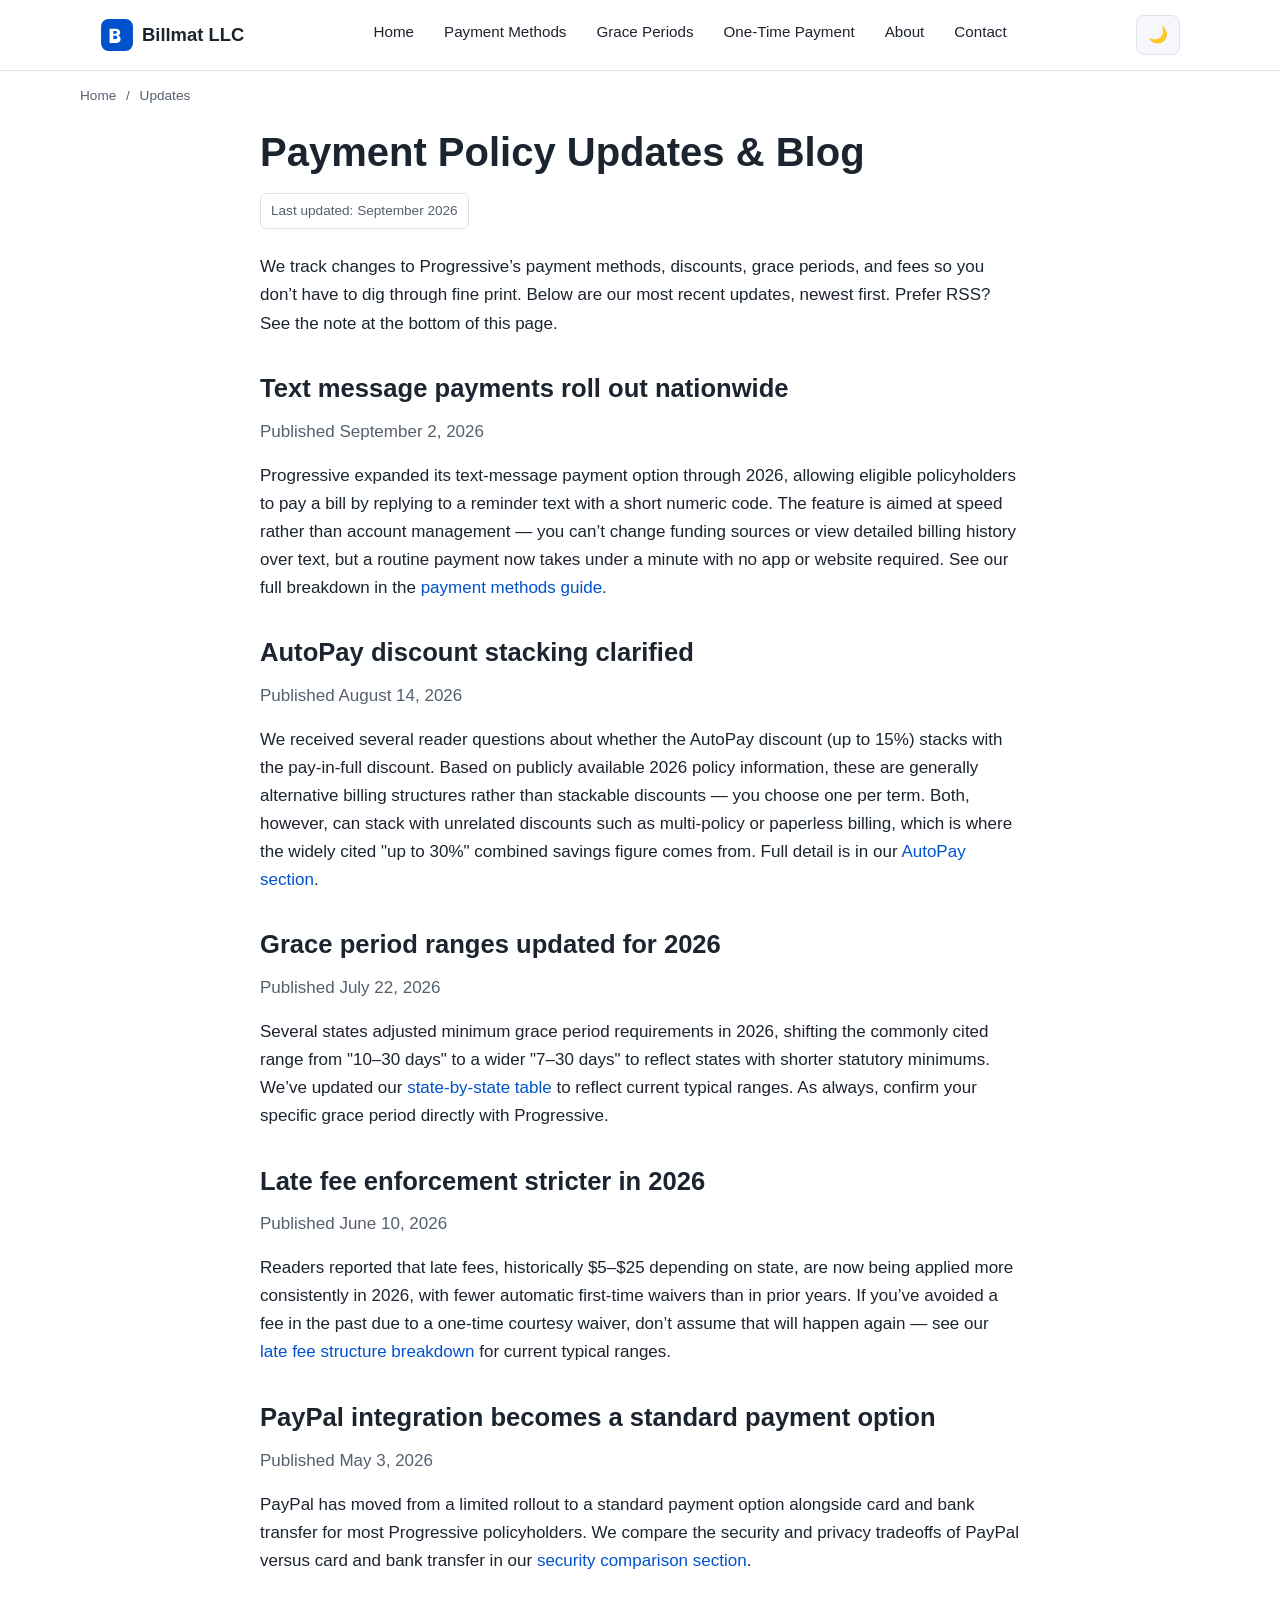
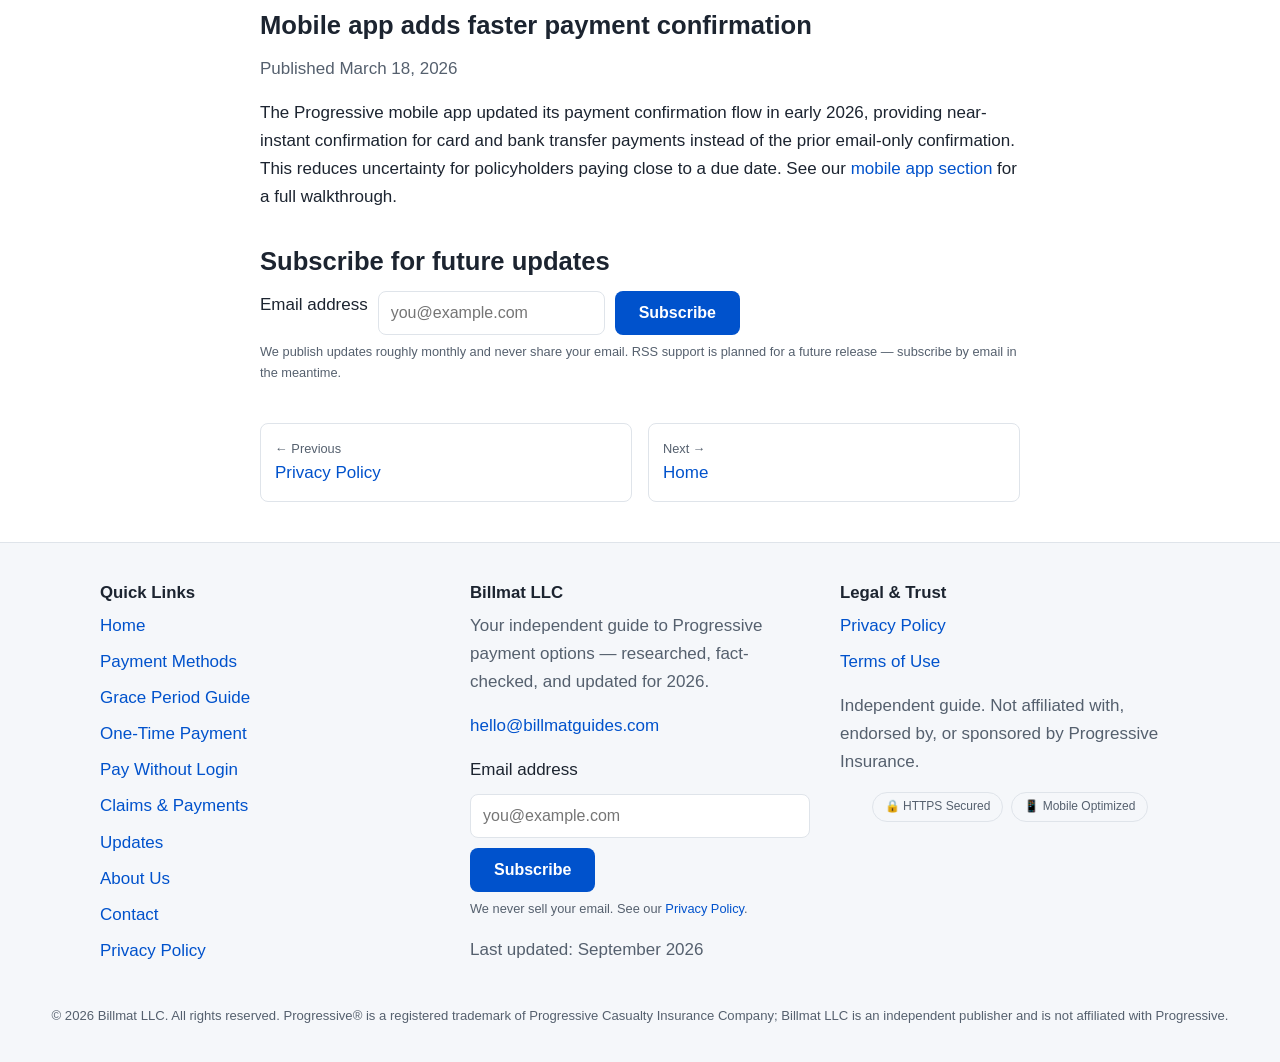
<file: updates.html>
<!doctype html>
<html lang="en">
<head>
  <meta charset="utf-8">
  <meta name="viewport" content="width=device-width, initial-scale=1">
  <title>Progressive Payment Policy Updates | Billmat LLC Blog</title>
  <meta name="description" content="2026 updates on Progressive Insurance payment policy: text payments, AutoPay discount stacking, grace period changes, and late fee enforcement.">
  <link rel="canonical" href="https://progressiveguide.github.io/progressivequickpay/updates.html">
  <link rel="icon" href="favicon.svg" type="image/svg+xml">
  <meta property="og:title" content="Progressive Payment Policy Updates | Billmat LLC Blog">
  <meta property="og:description" content="2026 updates on Progressive Insurance payment policy: text payments, AutoPay discount stacking, grace period changes, and late fee enforcement.">
  <meta property="og:type" content="website">
  <meta property="og:url" content="https://progressiveguide.github.io/progressivequickpay/updates.html">
  <meta name="twitter:card" content="summary">
  <link rel="stylesheet" href="css/style.css">
  <script type="application/ld+json">
{
  "@context": "https://schema.org",
  "@type": "Blog",
  "name": "Billmat LLC Updates",
  "url": "https://progressiveguide.github.io/progressivequickpay/updates.html"
}
</script>
</head>
<body><a class="skip-link" href="#main">Skip to main content</a>
  <header class="site-header">
    <div class="nav-wrap">
      <a class="brand" href="index.html">
        <img class="logo-mark" src="images/logo.svg" alt="Billmat LLC logo" width="34" height="34">
        Billmat LLC
      </a>
      <input type="checkbox" id="nav-toggle">
      <label for="nav-toggle" class="nav-toggle-label" aria-label="Toggle navigation"><span></span></label>
      <nav class="primary-nav" aria-label="Primary">
        <ul>
            <li><a href="index.html">Home</a></li>
            <li><a href="payment-methods.html">Payment Methods</a></li>
            <li><a href="grace-periods.html">Grace Periods</a></li>
            <li><a href="one-time-payment.html">One-Time Payment</a></li>
            <li><a href="about-us.html">About</a></li>
            <li><a href="contact-us.html">Contact</a></li>
        </ul>
      </nav>
      <div class="nav-actions">
        <button id="theme-toggle" class="theme-toggle" aria-pressed="false" aria-label="Toggle dark mode">🌙</button>
      </div>
    </div>
  </header>
  <nav class="breadcrumbs container" aria-label="Breadcrumb">
    <a href="index.html">Home</a> <span class="sep">/</span> <span aria-current="page">Updates</span>
  </nav>
  <main id="main">
    <div class="container prose" style="padding-top: 20px;">
      <h1>Payment Policy Updates &amp; Blog</h1>
      <p class="last-updated">Last updated: September 2026</p>
      <p>We track changes to Progressive&rsquo;s payment methods, discounts, grace periods, and fees so you don&rsquo;t have to dig through fine print. Below are our most recent updates, newest first. Prefer RSS? See the note at the bottom of this page.</p>

      <article id="text-payments">
        <h2>Text message payments roll out nationwide</h2>
        <p class="text-muted">Published September 2, 2026</p>
        <p>Progressive expanded its text-message payment option through 2026, allowing eligible policyholders to pay a bill by replying to a reminder text with a short numeric code. The feature is aimed at speed rather than account management &mdash; you can&rsquo;t change funding sources or view detailed billing history over text, but a routine payment now takes under a minute with no app or website required. See our full breakdown in the <a href="payment-methods.html#text-payment">payment methods guide</a>.</p>
      </article>

      <article id="autopay-stacking">
        <h2>AutoPay discount stacking clarified</h2>
        <p class="text-muted">Published August 14, 2026</p>
        <p>We received several reader questions about whether the AutoPay discount (up to 15%) stacks with the pay-in-full discount. Based on publicly available 2026 policy information, these are generally alternative billing structures rather than stackable discounts &mdash; you choose one per term. Both, however, can stack with unrelated discounts such as multi-policy or paperless billing, which is where the widely cited "up to 30%" combined savings figure comes from. Full detail is in our <a href="payment-methods.html#autopay">AutoPay section</a>.</p>
      </article>

      <article id="grace-period-2026">
        <h2>Grace period ranges updated for 2026</h2>
        <p class="text-muted">Published July 22, 2026</p>
        <p>Several states adjusted minimum grace period requirements in 2026, shifting the commonly cited range from "10&ndash;30 days" to a wider "7&ndash;30 days" to reflect states with shorter statutory minimums. We&rsquo;ve updated our <a href="grace-periods.html#states">state-by-state table</a> to reflect current typical ranges. As always, confirm your specific grace period directly with Progressive.</p>
      </article>

      <article id="late-fee-enforcement">
        <h2>Late fee enforcement stricter in 2026</h2>
        <p class="text-muted">Published June 10, 2026</p>
        <p>Readers reported that late fees, historically $5&ndash;$25 depending on state, are now being applied more consistently in 2026, with fewer automatic first-time waivers than in prior years. If you&rsquo;ve avoided a fee in the past due to a one-time courtesy waiver, don&rsquo;t assume that will happen again &mdash; see our <a href="grace-periods.html#late-fees">late fee structure breakdown</a> for current typical ranges.</p>
      </article>

      <article id="paypal-standard">
        <h2>PayPal integration becomes a standard payment option</h2>
        <p class="text-muted">Published May 3, 2026</p>
        <p>PayPal has moved from a limited rollout to a standard payment option alongside card and bank transfer for most Progressive policyholders. We compare the security and privacy tradeoffs of PayPal versus card and bank transfer in our <a href="payment-methods.html#security">security comparison section</a>.</p>
      </article>

      <article id="app-updates">
        <h2>Mobile app adds faster payment confirmation</h2>
        <p class="text-muted">Published March 18, 2026</p>
        <p>The Progressive mobile app updated its payment confirmation flow in early 2026, providing near-instant confirmation for card and bank transfer payments instead of the prior email-only confirmation. This reduces uncertainty for policyholders paying close to a due date. See our <a href="payment-methods.html#app">mobile app section</a> for a full walkthrough.</p>
      </article>

      <h2>Subscribe for future updates</h2>
      <form class="newsletter-form" data-noop-form aria-label="Newsletter signup">
        <label class="visually-hidden" for="updates-email">Email address</label>
        <input type="email" id="updates-email" name="email" placeholder="you@example.com" required>
        <button type="submit" class="btn btn-primary">Subscribe</button>
        <p class="form-success" role="status">Thanks — check your inbox to confirm your subscription.</p>
      </form>
      <p class="form-note">We publish updates roughly monthly and never share your email. RSS support is planned for a future release &mdash; subscribe by email in the meantime.</p>

      <div class="prev-next">
        <a href="privacy-policy.html"><span class="dir">&larr; Previous</span> Privacy Policy</a>
        <a href="index.html"><span class="dir">Next &rarr;</span> Home</a>
      </div>
    </div>
  </main>
  <footer class="site-footer">
    <div class="footer-grid">
      <div>
        <h4>Quick Links</h4>
        <ul>
          <li><a href="index.html">Home</a></li>
          <li><a href="payment-methods.html">Payment Methods</a></li>
          <li><a href="grace-periods.html">Grace Period Guide</a></li>
          <li><a href="one-time-payment.html">One-Time Payment</a></li>
          <li><a href="pay-without-login.html">Pay Without Login</a></li>
          <li><a href="claims-and-payments.html">Claims &amp; Payments</a></li>
          <li><a href="updates.html">Updates</a></li>
          <li><a href="about-us.html">About Us</a></li>
          <li><a href="contact-us.html">Contact</a></li>
          <li><a href="privacy-policy.html">Privacy Policy</a></li>
        </ul>
      </div>
      <div>
        <h4>Billmat LLC</h4>
        <p class="text-muted">Your independent guide to Progressive payment options — researched, fact-checked, and updated for 2026.</p>
        <p><a href="mailto:hello@billmatguides.com">hello@billmatguides.com</a></p>
        <form class="newsletter-form" data-noop-form aria-label="Newsletter signup">
          <label class="visually-hidden" for="footer-email">Email address</label>
          <input type="email" id="footer-email" name="email" placeholder="you@example.com" required>
          <button type="submit" class="btn btn-primary">Subscribe</button>
          <p class="form-success" role="status">Thanks — check your inbox to confirm your subscription.</p>
        </form>
        <p class="form-note">We never sell your email. See our <a href="privacy-policy.html">Privacy Policy</a>.</p>
        <p class="text-muted" style="margin-top:10px;">Last updated: September 2026</p>
      </div>
      <div>
        <h4>Legal &amp; Trust</h4>
        <ul>
          <li><a href="privacy-policy.html">Privacy Policy</a></li>
          <li><a href="privacy-policy.html#terms">Terms of Use</a></li>
        </ul>
        <p class="text-muted">Independent guide. Not affiliated with, endorsed by, or sponsored by Progressive Insurance.</p>
        <div class="badges">
          <span class="badge-pill">🔒 HTTPS Secured</span>
          <span class="badge-pill">📱 Mobile Optimized</span>
        </div>
      </div>
    </div>
    <p class="footer-bottom">© <span data-current-year>2026</span> Billmat LLC. All rights reserved. Progressive® is a registered trademark of Progressive Casualty Insurance Company; Billmat LLC is an independent publisher and is not affiliated with Progressive.</p>
  </footer>
  <button id="back-to-top" aria-label="Back to top">↑</button>
  <script src="js/main.js"></script>
</body>
</html>
</file>
<file: css/style.css>
/* =========================================================
   Billmat LLC — Progressive Payment Guides
   Shared stylesheet for all pages.
   ========================================================= */

:root {
  --color-primary: #0052CC;
  --color-primary-dark: #003d99;
  --color-primary-light: #e8f0fe;
  --color-text: #1c2430;
  --color-text-muted: #55606e;
  --color-border: #dfe4ea;
  --color-bg: #ffffff;
  --color-bg-alt: #f5f7fa;
  --color-success: #1a7f37;
  --color-warning: #b25e00;
  --color-danger: #c9302c;
  --font-body: 'Segoe UI', 'Helvetica Neue', Arial, sans-serif;
  --max-width: 800px;
  --radius: 10px;
  --shadow: 0 2px 12px rgba(20, 30, 60, 0.08);
}

[data-theme="dark"] {
  --color-text: #eef1f5;
  --color-text-muted: #b7c0cc;
  --color-border: #2e3947;
  --color-bg: #10161f;
  --color-bg-alt: #182230;
  --color-primary-light: #17253f;
}

*, *::before, *::after { box-sizing: border-box; }

html {
  scroll-behavior: smooth;
  overflow-x: hidden;
  width: 100%;
}

body {
  margin: 0;
  font-family: var(--font-body);
  color: var(--color-text);
  background: var(--color-bg);
  line-height: 1.65;
  font-size: 17px;
  transition: background 0.2s ease, color 0.2s ease;
  overflow-x: hidden;
  width: 100%;
}

main { width: 100%; min-width: 0; }

img, svg, video, iframe { max-width: 100%; height: auto; display: block; }

a { color: var(--color-primary); text-decoration: none; }
a:hover { text-decoration: underline; }

h1, h2, h3, h4, h5, h6 {
  line-height: 1.25;
  font-weight: 700;
  color: var(--color-text);
}
h1 { font-size: clamp(1.8rem, 4vw, 2.5rem); margin: 0 0 0.5rem; }
h2 { font-size: 1.6rem; margin: 2.2rem 0 0.8rem; }
h3 { font-size: 1.25rem; margin: 1.6rem 0 0.6rem; }
h4 { font-size: 1.05rem; margin: 1.2rem 0 0.5rem; }

p { margin: 0 0 1rem; overflow-wrap: anywhere; word-break: break-word; }
ul, ol { margin: 0 0 1rem; padding-left: 1.4rem; min-width: 0; }
li { margin-bottom: 0.35rem; overflow-wrap: anywhere; word-break: break-word; }

.container {
  width: 100%;
  max-width: 1120px;
  min-width: 0;
  margin: 0 auto;
  padding: 0 20px;
}

.prose {
  max-width: var(--max-width);
  width: 100%;
  min-width: 0;
  margin: 0 auto;
  overflow-wrap: anywhere;
  word-break: break-word;
}

/* Skip link */
.skip-link {
  position: absolute;
  left: -999px;
  top: 0;
  background: var(--color-primary);
  color: #fff;
  padding: 10px 16px;
  z-index: 1000;
}
.skip-link:focus { left: 10px; top: 10px; }

/* ---------- Header ---------- */
header.site-header {
  position: sticky;
  top: 0;
  z-index: 100;
  background: var(--color-bg);
  border-bottom: 1px solid var(--color-border);
}
.nav-wrap {
  display: flex;
  align-items: center;
  justify-content: space-between;
  padding: 10px 20px;
  max-width: 1120px;
  margin: 0 auto;
  gap: 16px;
}
.nav-wrap > * { min-width: 0; }
.brand {
  display: flex;
  align-items: center;
  gap: 8px;
  font-weight: 800;
  font-size: 1.15rem;
  color: var(--color-text);
  min-width: 0;
  overflow-wrap: anywhere;
  word-break: break-word;
}
.brand:hover { text-decoration: none; }
.brand .logo-mark {
  width: 34px;
  height: 34px;
}

nav.primary-nav ul {
  list-style: none;
  display: flex;
  gap: 6px;
  margin: 0;
  padding: 0;
  flex-wrap: nowrap;
}
nav.primary-nav, nav.primary-nav li { min-width: 0; }
nav.primary-nav a {
  display: inline-block;
  padding: 10px 12px;
  min-height: 44px;
  line-height: 24px;
  color: var(--color-text);
  border-radius: 6px;
  font-size: 0.95rem;
  overflow-wrap: anywhere;
  word-break: break-word;
  white-space: normal;
}
nav.primary-nav a:hover, nav.primary-nav a[aria-current="page"] {
  background: var(--color-primary-light);
  color: var(--color-primary);
  text-decoration: none;
}
.nav-actions { display: flex; align-items: center; gap: 10px; }

#nav-toggle { display: none; }
.nav-toggle-label {
  display: none;
  cursor: pointer;
  padding: 8px;
  min-height: 44px;
  min-width: 44px;
  align-items: center;
  justify-content: center;
}
.nav-toggle-label span, .nav-toggle-label span::before, .nav-toggle-label span::after {
  content: "";
  display: block;
  width: 24px;
  height: 2px;
  background: var(--color-text);
  position: relative;
  transition: 0.2s;
}
.nav-toggle-label span::before { position: absolute; top: -8px; }
.nav-toggle-label span::after { position: absolute; top: 8px; }

.theme-toggle {
  border: 1px solid var(--color-border);
  background: var(--color-bg-alt);
  border-radius: 8px;
  min-height: 40px;
  min-width: 44px;
  cursor: pointer;
  font-size: 1rem;
}

/* ---------- Buttons ---------- */
.btn {
  display: inline-block;
  min-height: 44px;
  padding: 11px 22px;
  border-radius: 8px;
  font-weight: 600;
  border: 2px solid transparent;
  cursor: pointer;
  font-size: 1rem;
}
.btn-primary { background: var(--color-primary); color: #fff; }
.btn-primary:hover { background: var(--color-primary-dark); text-decoration: none; }
.btn-outline { background: transparent; border-color: var(--color-primary); color: var(--color-primary); }
.btn-outline:hover { background: var(--color-primary-light); text-decoration: none; }
.btn-block { display: block; width: 100%; text-align: center; }
.btn { overflow-wrap: anywhere; word-break: break-word; white-space: normal; }

/* ---------- Hero ---------- */
.hero {
  background: linear-gradient(180deg, var(--color-primary-light) 0%, var(--color-bg) 100%);
  padding: 56px 0 40px;
}
.hero .eyebrow {
  text-transform: uppercase;
  letter-spacing: 0.08em;
  font-size: 0.8rem;
  font-weight: 700;
  color: var(--color-primary);
}
.hero p.lede { font-size: 1.15rem; color: var(--color-text-muted); max-width: 640px; }
.hero-ctas { display: flex; gap: 12px; flex-wrap: wrap; margin-top: 1.2rem; }

/* ---------- Cards / Grids ---------- */
.grid { display: grid; gap: 20px; min-width: 0; }
.grid-3 { grid-template-columns: repeat(auto-fit, minmax(240px, 1fr)); }
.grid-2 { grid-template-columns: repeat(auto-fit, minmax(300px, 1fr)); }
.grid > * { min-width: 0; }

.card {
  background: var(--color-bg);
  border: 1px solid var(--color-border);
  border-radius: var(--radius);
  padding: 22px;
  box-shadow: var(--shadow);
  min-width: 0;
  overflow-wrap: anywhere;
  word-break: break-word;
}
.card h3 { margin-top: 0; }
.card .icon { font-size: 1.6rem; margin-bottom: 8px; }

.stats-strip {
  display: grid;
  grid-template-columns: repeat(auto-fit, minmax(150px, 1fr));
  gap: 16px;
  margin: 2rem 0;
  min-width: 0;
}
.stats-strip > * { min-width: 0; }
.stat { text-align: center; padding: 16px; background: var(--color-bg-alt); border-radius: var(--radius); min-width: 0; }
.stat .num { font-size: 1.8rem; font-weight: 800; color: var(--color-primary); display: block; }
.stat .label { font-size: 0.85rem; color: var(--color-text-muted); }

/* ---------- Sections ---------- */
section { padding: 40px 0; }
section.alt { background: var(--color-bg-alt); }

/* ---------- Tables ---------- */
.table-wrap {
  overflow-x: auto;
  -webkit-overflow-scrolling: touch;
  margin: 1.2rem 0;
  max-width: 100%;
  width: 100%;
}
table {
  width: 100%;
  border-collapse: collapse;
  min-width: 480px;
  background: var(--color-bg);
}
th, td {
  border: 1px solid var(--color-border);
  padding: 10px 12px;
  text-align: left;
  vertical-align: top;
  overflow-wrap: anywhere;
  word-break: break-word;
}
th {
  background: var(--color-bg-alt);
  cursor: pointer;
  user-select: none;
  position: relative;
}
th.sortable::after { content: " \25C5\25BF"; font-size: 0.7em; color: var(--color-text-muted); }
tbody tr:nth-child(even) { background: var(--color-bg-alt); }

/* ---------- Breadcrumbs ---------- */
.breadcrumbs {
  font-size: 0.85rem;
  color: var(--color-text-muted);
  padding: 14px 0 0;
}
.breadcrumbs a { color: var(--color-text-muted); }
.breadcrumbs .sep { margin: 0 6px; }

/* ---------- Layout with TOC ---------- */
.page-layout {
  display: grid;
  grid-template-columns: minmax(0, 240px) minmax(0, 1fr);
  gap: 40px;
  align-items: start;
  min-width: 0;
}
.page-layout > * { min-width: 0; }
.toc {
  position: sticky;
  top: 90px;
  background: var(--color-bg-alt);
  border: 1px solid var(--color-border);
  border-radius: var(--radius);
  padding: 16px;
  font-size: 0.9rem;
  max-width: 100%;
  min-width: 0;
  overflow-wrap: anywhere;
  word-break: break-word;
}
.toc h2 { margin-top: 0; font-size: 1rem; }
.toc ul { list-style: none; padding-left: 0; margin: 0; }
.toc li { margin-bottom: 8px; }

@media (max-width: 1024px) {
  .page-layout { grid-template-columns: minmax(0, 1fr); }
  .toc { position: static; margin-bottom: 16px; }
}

/* ---------- FAQ Accordion ---------- */
.accordion-item { border: 1px solid var(--color-border); border-radius: 8px; margin-bottom: 10px; overflow: hidden; }
.accordion-item summary {
  cursor: pointer;
  padding: 14px 16px;
  min-height: 44px;
  font-weight: 600;
  list-style: none;
  display: flex;
  justify-content: space-between;
  align-items: center;
  background: var(--color-bg-alt);
}
.accordion-item summary::-webkit-details-marker { display: none; }
.accordion-item summary::after { content: "+"; font-size: 1.2rem; }
.accordion-item[open] summary::after { content: "\2212"; }
.accordion-item .accordion-body { padding: 14px 16px; }

/* ---------- Calculator ---------- */
.calc-box {
  background: var(--color-bg);
  border: 1px solid var(--color-border);
  border-radius: var(--radius);
  padding: 24px;
  box-shadow: var(--shadow);
  max-width: 100%;
  min-width: 0;
}
.calc-box label { display: block; font-weight: 600; margin-bottom: 6px; }
.calc-box input, .calc-box select {
  width: 100%;
  max-width: 100%;
  min-height: 44px;
  padding: 8px 10px;
  border: 1px solid var(--color-border);
  border-radius: 8px;
  font-size: 1rem;
  margin-bottom: 16px;
  background: var(--color-bg);
  color: var(--color-text);
}
.calc-results { display: grid; grid-template-columns: repeat(auto-fit, minmax(180px,1fr)); gap: 14px; margin-top: 10px; min-width: 0; }
.calc-results > * { min-width: 0; }
.calc-results .result-card { background: var(--color-primary-light); border-radius: 8px; padding: 14px; min-width: 0; overflow-wrap: anywhere; word-break: break-word; }
.calc-results .result-card .amount { font-size: 1.4rem; font-weight: 800; color: var(--color-primary-dark); }
.calc-results .result-card.best { outline: 2px solid var(--color-success); }
.calc-results .result-card .badge { display:inline-block; background: var(--color-success); color:#fff; font-size:0.7rem; padding:2px 8px; border-radius:10px; margin-bottom:6px; }

/* ---------- Decision tree ---------- */
.decision-tree fieldset { border: 1px solid var(--color-border); border-radius: 8px; padding: 14px; margin-bottom: 14px; min-width: 0; }
.decision-tree legend { font-weight: 700; padding: 0 6px; }
.decision-tree label { display: flex; gap: 8px; align-items: center; margin-bottom: 8px; font-weight: 400; }
#decision-result { margin-top: 16px; padding: 16px; border-radius: 8px; background: var(--color-primary-light); display: none; max-width: 100%; overflow-wrap: anywhere; word-break: break-word; }
#decision-result.show { display: block; }

/* ---------- Grace checker ---------- */
#grace-result { margin-top: 14px; padding: 14px; border-radius: 8px; background: var(--color-bg-alt); display:none; max-width: 100%; overflow-wrap: anywhere; word-break: break-word; }
#grace-result.show { display: block; }

/* ---------- Timeline ---------- */
.timeline { display: flex; flex-wrap: wrap; gap: 12px; margin: 1.5rem 0; min-width: 0; }
.timeline .step {
  flex: 1 1 180px;
  min-width: 0;
  background: var(--color-bg-alt);
  border-left: 4px solid var(--color-primary);
  padding: 14px;
  border-radius: 8px;
  overflow-wrap: anywhere;
  word-break: break-word;
}
.timeline .step.danger { border-left-color: var(--color-danger); }
.timeline .step.warning { border-left-color: var(--color-warning); }
.timeline .step .step-title { font-weight: 700; margin-bottom: 4px; }

/* ---------- Callouts ---------- */
.callout {
  border-left: 4px solid var(--color-primary);
  background: var(--color-primary-light);
  padding: 14px 16px;
  border-radius: 0 8px 8px 0;
  margin: 1.2rem 0;
  max-width: 100%;
  min-width: 0;
  overflow-wrap: anywhere;
  word-break: break-word;
}
.callout.warning { border-left-color: var(--color-warning); background: #fdf3e2; }
[data-theme="dark"] .callout.warning { background: #3a2b0f; }
.callout.danger { border-left-color: var(--color-danger); background: #fbe9e7; }
[data-theme="dark"] .callout.danger { background: #3a1a17; }

/* ---------- Related / prev-next ---------- */
.related-articles { margin-top: 3rem; }
.prev-next {
  display: flex;
  justify-content: space-between;
  gap: 16px;
  margin-top: 2.5rem;
  flex-wrap: wrap;
  min-width: 0;
}
.prev-next a {
  flex: 1 1 200px;
  min-width: 0;
  border: 1px solid var(--color-border);
  border-radius: 8px;
  padding: 14px;
  overflow-wrap: anywhere;
  word-break: break-word;
}
.prev-next .dir { font-size: 0.8rem; color: var(--color-text-muted); display:block; }

/* ---------- Back to top ---------- */
#back-to-top {
  position: fixed;
  right: 20px;
  bottom: 20px;
  min-width: 44px;
  min-height: 44px;
  border-radius: 50%;
  background: var(--color-primary);
  color: #fff;
  border: none;
  cursor: pointer;
  display: none;
  font-size: 1.2rem;
  box-shadow: var(--shadow);
  z-index: 90;
}
#back-to-top.show { display: block; }

/* ---------- Newsletter ---------- */
.newsletter-form { display: flex; gap: 10px; flex-wrap: wrap; max-width: 480px; }
.newsletter-form input[type="email"] {
  flex: 1 1 220px;
  min-height: 44px;
  padding: 8px 12px;
  border: 1px solid var(--color-border);
  border-radius: 8px;
  font-size: 1rem;
}
.form-note { font-size: 0.8rem; color: var(--color-text-muted); margin-top: 6px; }
.form-success { color: var(--color-success); font-weight: 600; margin-top: 10px; display: none; }
.form-success.show { display: block; }

/* ---------- Contact form ---------- */
.contact-form label { display: block; font-weight: 600; margin-bottom: 6px; margin-top: 14px; }
.contact-form input, .contact-form select, .contact-form textarea {
  width: 100%;
  min-height: 44px;
  padding: 8px 12px;
  border: 1px solid var(--color-border);
  border-radius: 8px;
  font-size: 1rem;
  font-family: inherit;
  background: var(--color-bg);
  color: var(--color-text);
}
.contact-form textarea { min-height: 120px; }

/* ---------- Footer ---------- */
footer.site-footer {
  background: var(--color-bg-alt);
  border-top: 1px solid var(--color-border);
  padding: 40px 0 20px;
  margin-top: 40px;
}
.footer-grid {
  display: grid;
  grid-template-columns: repeat(auto-fit, minmax(220px, 1fr));
  gap: 30px;
  max-width: 1120px;
  margin: 0 auto;
  padding: 0 20px;
  min-width: 0;
}
.footer-grid > * { min-width: 0; overflow-wrap: anywhere; word-break: break-word; }
.footer-grid h4 { margin-top: 0; }
.footer-grid ul { list-style: none; padding: 0; }
.footer-grid li { margin-bottom: 8px; }
.footer-bottom {
  text-align: center;
  font-size: 0.82rem;
  color: var(--color-text-muted);
  margin-top: 24px;
  padding: 0 20px;
}
.badges { display: flex; gap: 8px; justify-content: center; flex-wrap: wrap; margin-top: 10px; }
.badge-pill {
  border: 1px solid var(--color-border);
  border-radius: 999px;
  padding: 4px 12px;
  font-size: 0.75rem;
  color: var(--color-text-muted);
}

/* ---------- Utility ---------- */
.text-muted { color: var(--color-text-muted); }
.mt-0 { margin-top: 0; }
.center { text-align: center; }
.last-updated {
  font-size: 0.85rem;
  color: var(--color-text-muted);
  border: 1px solid var(--color-border);
  border-radius: 6px;
  padding: 6px 10px;
  display: inline-block;
  margin: 0.5rem 0 1.5rem;
}
.phone-cta { font-weight: 700; color: var(--color-primary); white-space: nowrap; }

/* ---------- Responsive nav ---------- */
@media (max-width: 1040px) {
  .nav-wrap { position: relative; }
  nav.primary-nav {
    position: absolute;
    top: 100%;
    left: 0;
    right: 0;
    background: var(--color-bg);
    border-bottom: 1px solid var(--color-border);
    display: none;
    max-width: 100%;
    overflow-x: hidden;
    max-height: calc(100dvh - 64px);
    overflow-y: auto;
  }
  nav.primary-nav ul { flex-direction: column; padding: 10px 16px; }
  #nav-toggle:checked ~ nav.primary-nav { display: block; }
  .nav-toggle-label { display: flex; }
}

@media (max-width: 600px) {
  .hero-ctas .btn { width: 100%; text-align: center; }
  section { padding: 28px 0; }
  table { min-width: 420px; font-size: 0.9rem; }
  th, td { padding: 8px 8px; }
  .container { padding: 0 16px; }
  .page-layout { gap: 24px; }
  .card, .calc-box { padding: 16px; }
  .toc { padding: 12px; }
}

@media (max-width: 420px) {
  .container { padding: 0 12px; }
  .nav-wrap { padding: 10px 12px; }
  .hero { padding: 40px 0 28px; }
  section { padding: 22px 0; }
  .card, .calc-box { padding: 14px; }
  .callout { padding: 12px 14px; }
  table { min-width: 380px; font-size: 0.85rem; }
  th, td { padding: 6px 6px; }
  .grid, .stats-strip, .calc-results { gap: 12px; }
}

@media (max-width: 360px) {
  .breadcrumbs { font-size: 0.78rem; }
  .breadcrumbs .sep { margin: 0 3px; }
  .phone-cta { white-space: normal; }
}
</file>
